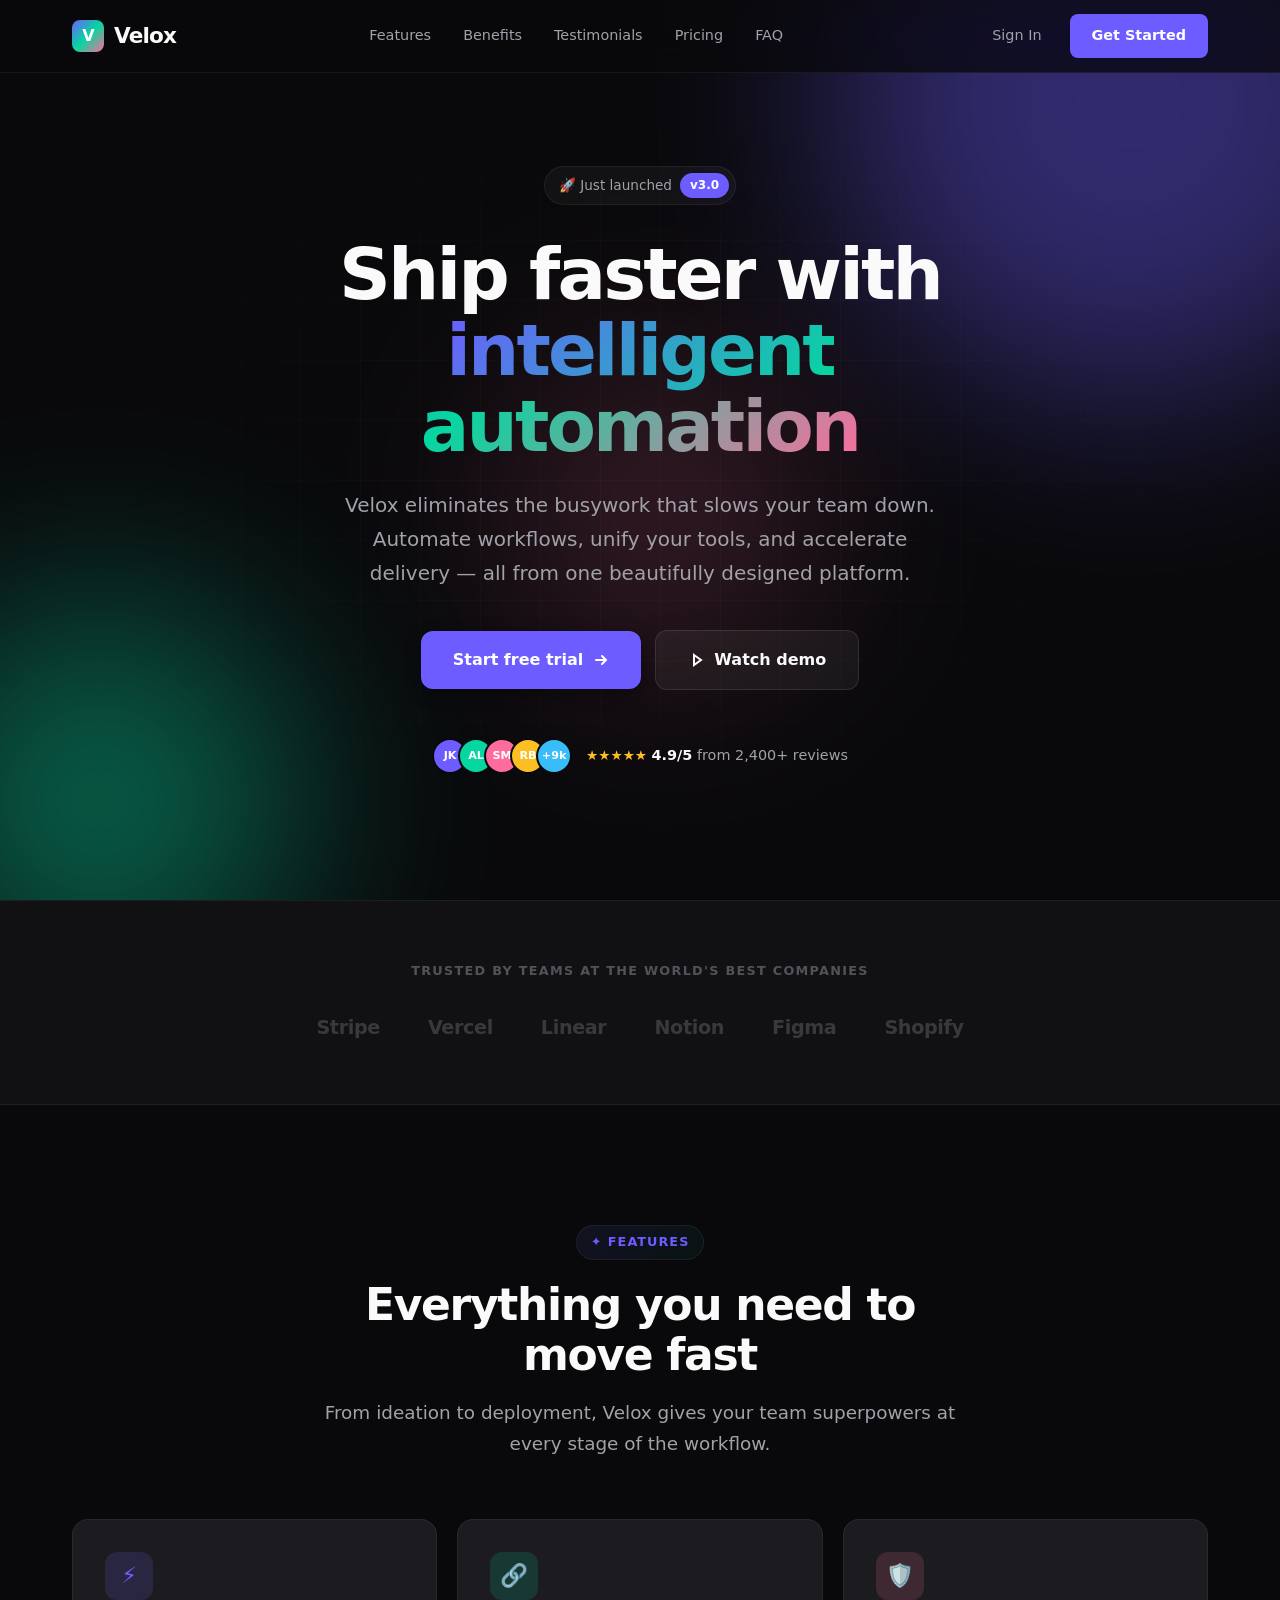
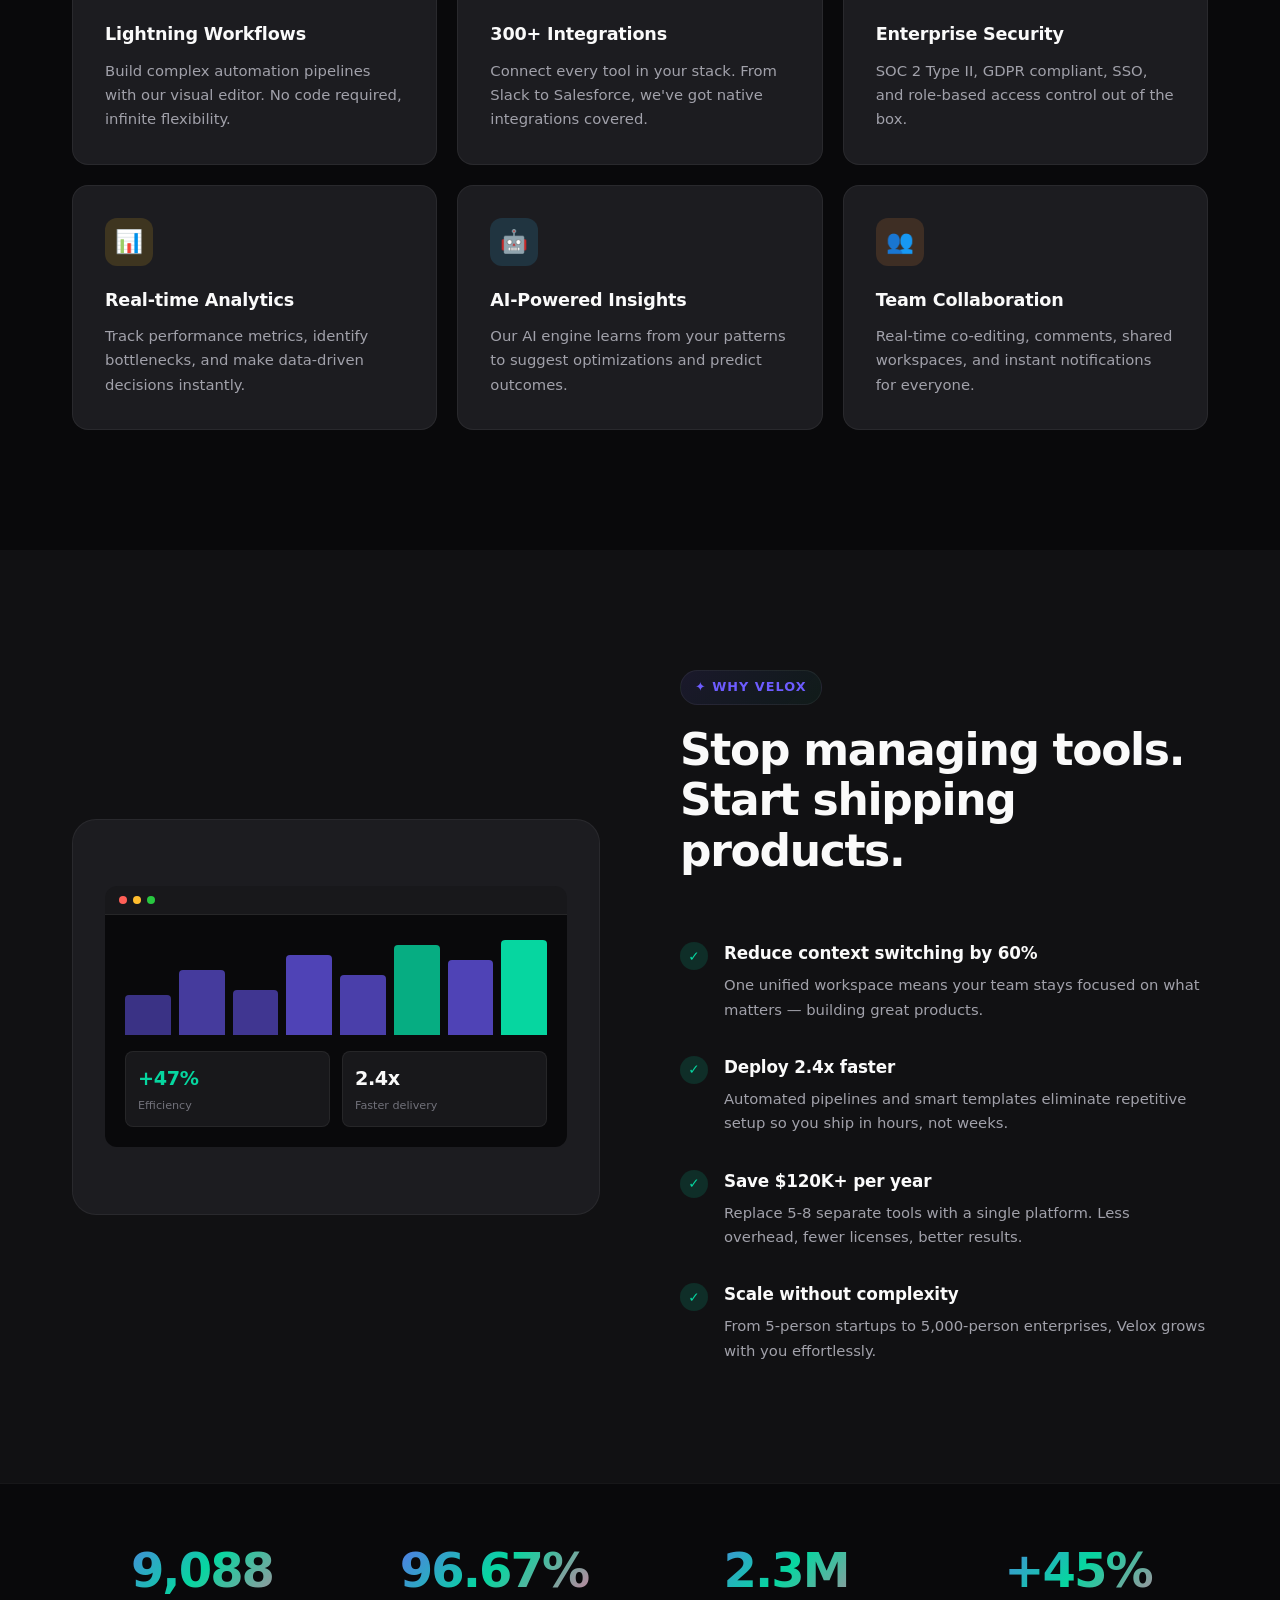
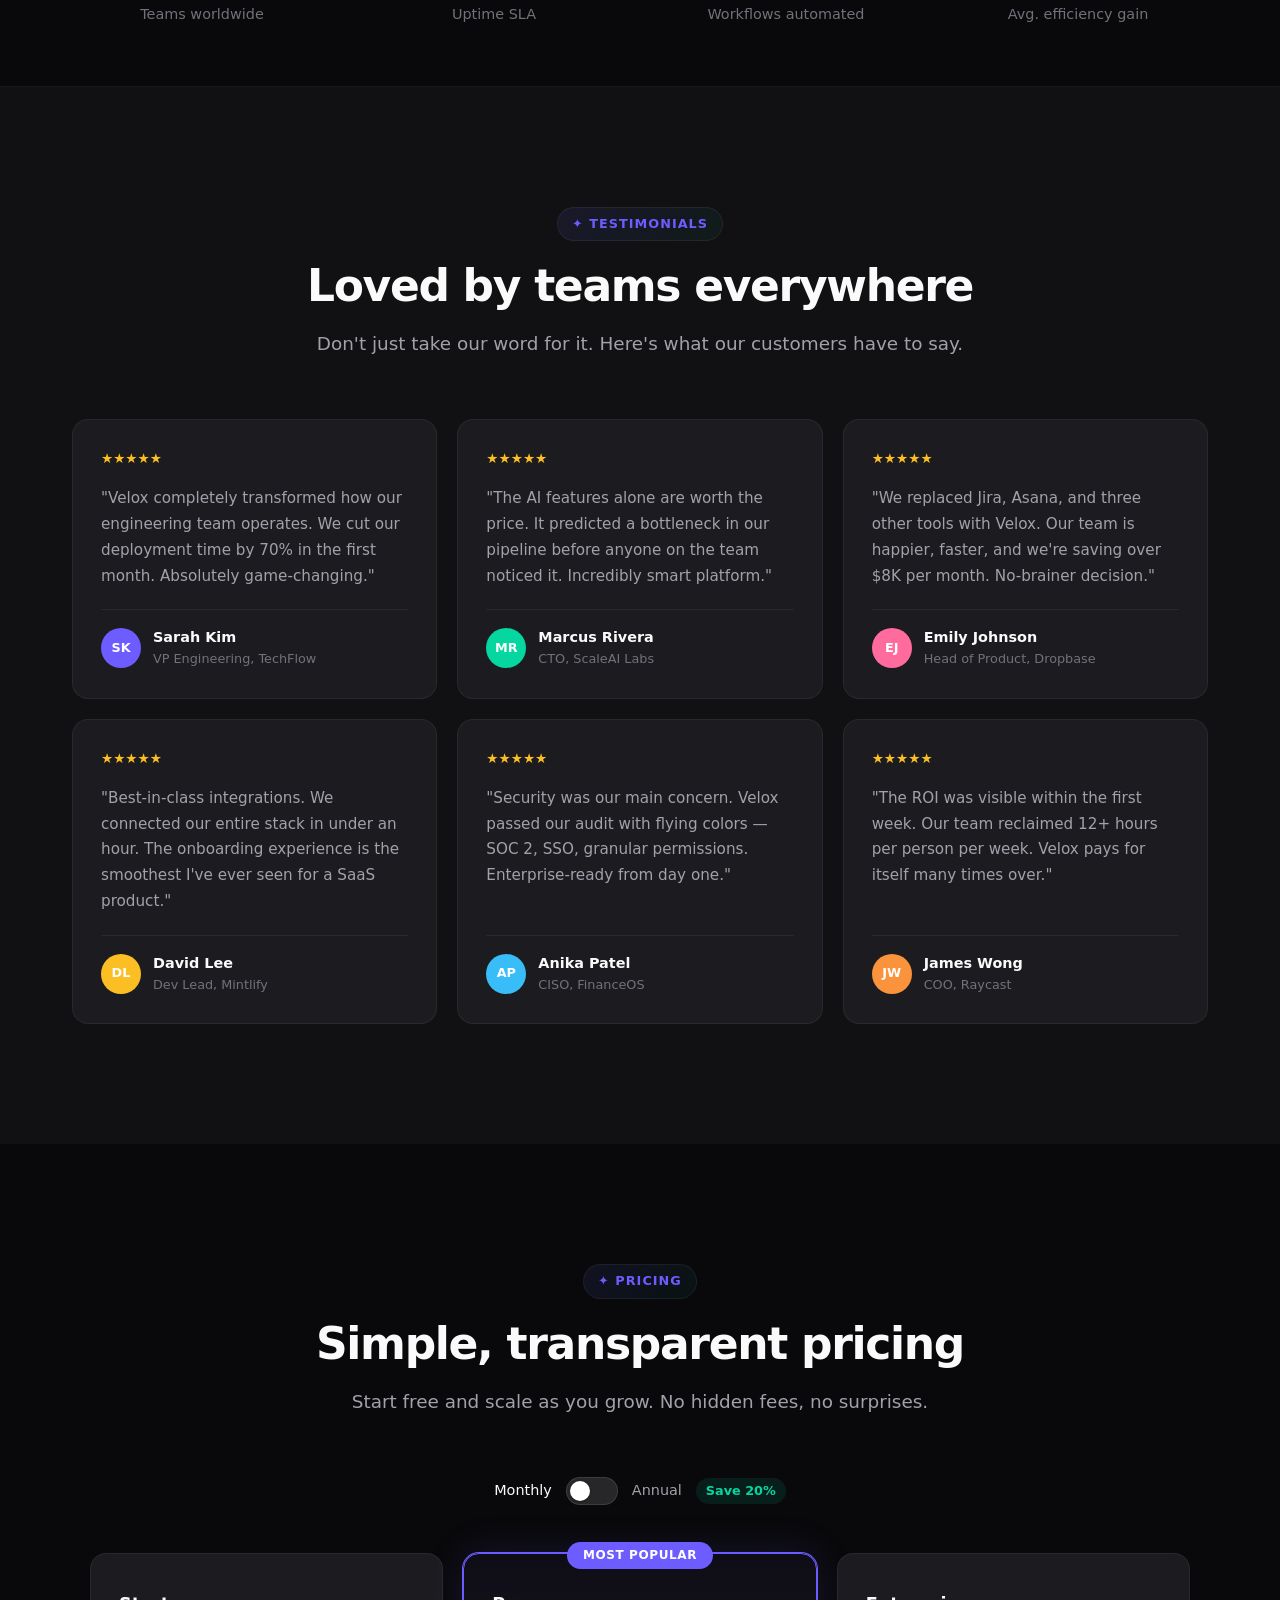
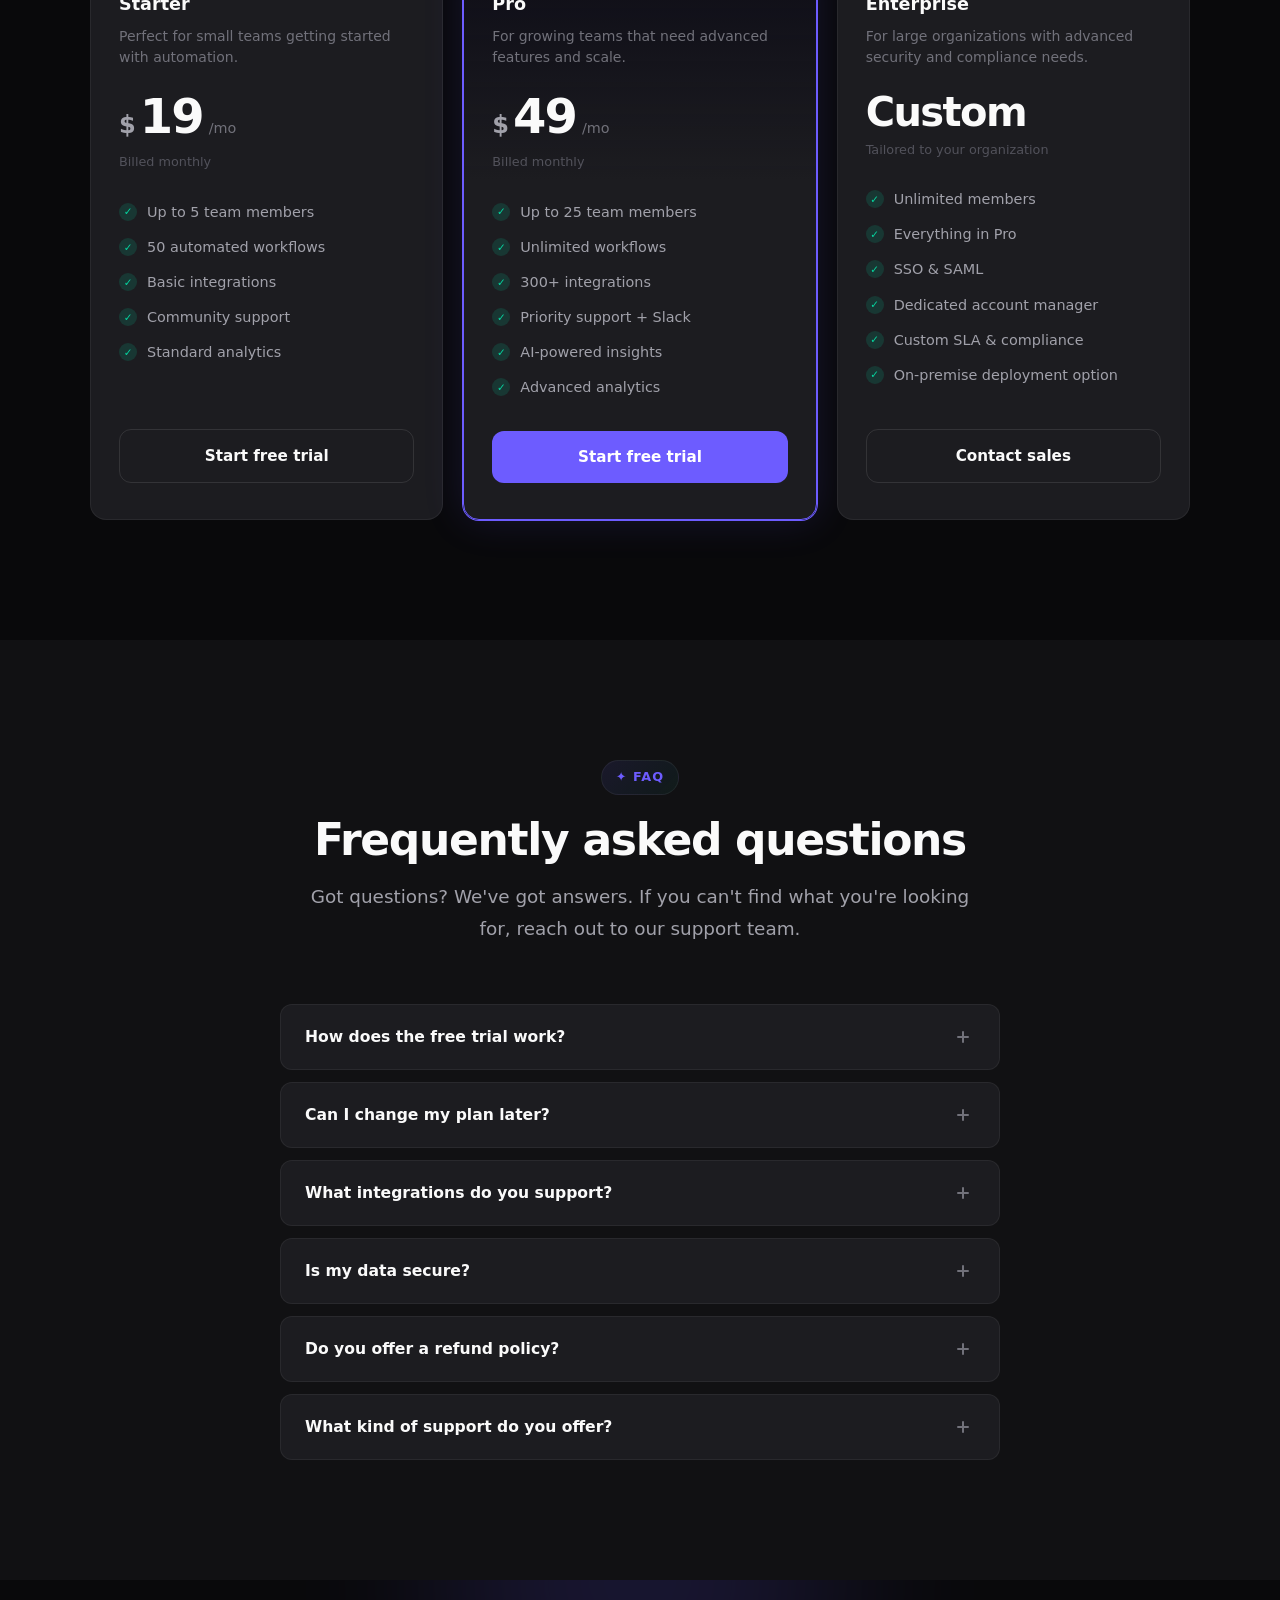
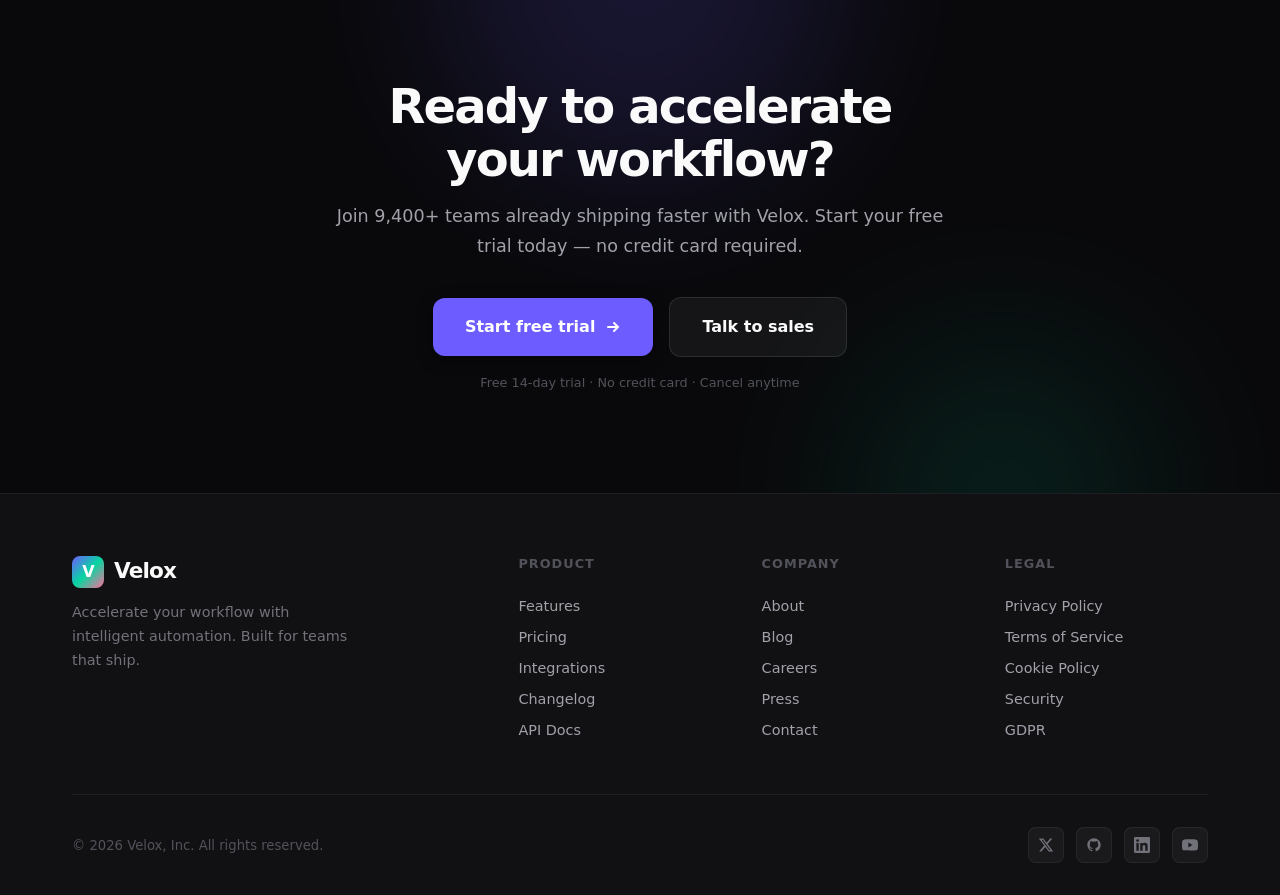
<file: page-1.html>
<!DOCTYPE html>
<html lang="en">
<head>
  <meta charset="UTF-8">
  <meta name="viewport" content="width=device-width, initial-scale=1.0">
  <meta name="description" content="Velox — The intelligent platform that accelerates your workflow, automates repetitive tasks, and scales with your team.">
  <title>Velox — Accelerate Your Workflow</title>
  <style>
    /* ============================================
       VELOX SAAS 2026 — Complete Design System
       Namespace: vlx26
       ============================================ */

    /* --- CSS Variables --- */
    :root {
      --vlx26-bg-primary: #09090b;
      --vlx26-bg-secondary: #111113;
      --vlx26-bg-tertiary: #18181b;
      --vlx26-bg-card: #1c1c20;
      --vlx26-bg-card-hover: #222228;
      --vlx26-bg-elevated: #27272a;
      --vlx26-text-primary: #fafafa;
      --vlx26-text-secondary: #a1a1aa;
      --vlx26-text-tertiary: #71717a;
      --vlx26-text-muted: #52525b;
      --vlx26-accent-primary: #6d5cff;
      --vlx26-accent-primary-hover: #7f70ff;
      --vlx26-accent-primary-glow: rgba(109, 92, 255, 0.25);
      --vlx26-accent-secondary: #06d6a0;
      --vlx26-accent-secondary-glow: rgba(6, 214, 160, 0.2);
      --vlx26-accent-tertiary: #ff6b9d;
      --vlx26-border-subtle: rgba(255, 255, 255, 0.06);
      --vlx26-border-light: rgba(255, 255, 255, 0.1);
      --vlx26-border-medium: rgba(255, 255, 255, 0.15);
      --vlx26-gradient-hero: linear-gradient(135deg, #6d5cff 0%, #06d6a0 50%, #ff6b9d 100%);
      --vlx26-gradient-subtle: linear-gradient(135deg, rgba(109,92,255,0.1) 0%, rgba(6,214,160,0.05) 100%);
      --vlx26-gradient-card: linear-gradient(180deg, rgba(255,255,255,0.03) 0%, transparent 100%);
      --vlx26-shadow-sm: 0 1px 2px rgba(0,0,0,0.3);
      --vlx26-shadow-md: 0 4px 16px rgba(0,0,0,0.4);
      --vlx26-shadow-lg: 0 8px 32px rgba(0,0,0,0.5);
      --vlx26-shadow-glow: 0 0 40px rgba(109,92,255,0.15);
      --vlx26-radius-sm: 8px;
      --vlx26-radius-md: 12px;
      --vlx26-radius-lg: 16px;
      --vlx26-radius-xl: 24px;
      --vlx26-radius-full: 9999px;
      --vlx26-font-sans: 'Inter', -apple-system, BlinkMacSystemFont, 'Segoe UI', system-ui, sans-serif;
      --vlx26-font-mono: 'JetBrains Mono', 'Fira Code', 'Cascadia Code', monospace;
      --vlx26-transition-fast: 150ms cubic-bezier(0.4, 0, 0.2, 1);
      --vlx26-transition-base: 250ms cubic-bezier(0.4, 0, 0.2, 1);
      --vlx26-transition-slow: 400ms cubic-bezier(0.4, 0, 0.2, 1);
      --vlx26-transition-spring: 500ms cubic-bezier(0.34, 1.56, 0.64, 1);
    }

    /* --- Reset & Base --- */
    *, *::before, *::after {
      margin: 0;
      padding: 0;
      box-sizing: border-box;
    }

    html {
      scroll-behavior: smooth;
      -webkit-text-size-adjust: 100%;
      scroll-padding-top: 80px;
    }

    body {
      font-family: var(--vlx26-font-sans);
      background-color: var(--vlx26-bg-primary);
      color: var(--vlx26-text-primary);
      line-height: 1.6;
      -webkit-font-smoothing: antialiased;
      -moz-osx-font-smoothing: grayscale;
      overflow-x: hidden;
    }

    img, svg {
      display: block;
      max-width: 100%;
    }

    a {
      color: inherit;
      text-decoration: none;
    }

    button {
      font-family: inherit;
      cursor: pointer;
      border: none;
      background: none;
    }

    ul, ol {
      list-style: none;
    }

    /* --- Focus Styles (Accessibility) --- */
    :focus-visible {
      outline: 2px solid var(--vlx26-accent-primary);
      outline-offset: 3px;
      border-radius: 4px;
    }

    /* --- Utility: Container --- */
    .vlx26-container {
      width: 100%;
      max-width: 1200px;
      margin: 0 auto;
      padding: 0 20px;
    }

    @media (min-width: 768px) {
      .vlx26-container {
        padding: 0 32px;
      }
    }

    /* --- Utility: Section Spacing --- */
    .vlx26-section {
      padding: 80px 0;
      position: relative;
    }

    @media (min-width: 768px) {
      .vlx26-section {
        padding: 120px 0;
      }
    }

    /* --- Utility: Section Header --- */
    .vlx26-section-header {
      text-align: center;
      max-width: 680px;
      margin: 0 auto 60px;
    }

    .vlx26-section-badge {
      display: inline-flex;
      align-items: center;
      gap: 6px;
      padding: 6px 14px;
      border-radius: var(--vlx26-radius-full);
      background: var(--vlx26-gradient-subtle);
      border: 1px solid var(--vlx26-border-subtle);
      font-size: 0.8rem;
      font-weight: 600;
      color: var(--vlx26-accent-primary);
      text-transform: uppercase;
      letter-spacing: 0.08em;
      margin-bottom: 20px;
    }

    .vlx26-section-title {
      font-size: clamp(1.75rem, 4vw, 2.75rem);
      font-weight: 800;
      line-height: 1.15;
      letter-spacing: -0.03em;
      margin-bottom: 16px;
      color: var(--vlx26-text-primary);
    }

    .vlx26-section-subtitle {
      font-size: clamp(1rem, 2vw, 1.15rem);
      color: var(--vlx26-text-secondary);
      line-height: 1.7;
    }

    /* --- Animate on scroll --- */
    .vlx26-animate {
      opacity: 0;
      transform: translateY(30px);
      transition: opacity 0.7s cubic-bezier(0.4, 0, 0.2, 1), transform 0.7s cubic-bezier(0.4, 0, 0.2, 1);
    }

    .vlx26-animate.vlx26-visible {
      opacity: 1;
      transform: translateY(0);
    }

    .vlx26-animate-delay-1 { transition-delay: 100ms; }
    .vlx26-animate-delay-2 { transition-delay: 200ms; }
    .vlx26-animate-delay-3 { transition-delay: 300ms; }
    .vlx26-animate-delay-4 { transition-delay: 400ms; }
    .vlx26-animate-delay-5 { transition-delay: 500ms; }
    .vlx26-animate-delay-6 { transition-delay: 600ms; }

    /* ============================================
       NAVBAR — vlx26-nav
       ============================================ */
    .vlx26-nav {
      position: fixed;
      top: 0;
      left: 0;
      right: 0;
      z-index: 1000;
      background: rgba(9, 9, 11, 0.8);
      backdrop-filter: blur(20px) saturate(180%);
      -webkit-backdrop-filter: blur(20px) saturate(180%);
      border-bottom: 1px solid var(--vlx26-border-subtle);
      transition: background var(--vlx26-transition-base), box-shadow var(--vlx26-transition-base);
    }

    .vlx26-nav.vlx26-nav-scrolled {
      background: rgba(9, 9, 11, 0.95);
      box-shadow: var(--vlx26-shadow-md);
    }

    .vlx26-nav-inner {
      display: flex;
      align-items: center;
      justify-content: space-between;
      height: 72px;
    }

    .vlx26-nav-logo {
      display: flex;
      align-items: center;
      gap: 10px;
      font-size: 1.35rem;
      font-weight: 800;
      letter-spacing: -0.04em;
    }

    .vlx26-nav-logo-icon {
      width: 32px;
      height: 32px;
      border-radius: var(--vlx26-radius-sm);
      background: var(--vlx26-gradient-hero);
      display: flex;
      align-items: center;
      justify-content: center;
      font-size: 1rem;
      font-weight: 900;
      color: white;
    }

    .vlx26-nav-links {
      display: none;
      align-items: center;
      gap: 32px;
    }

    @media (min-width: 768px) {
      .vlx26-nav-links {
        display: flex;
      }
    }

    .vlx26-nav-link {
      font-size: 0.9rem;
      font-weight: 500;
      color: var(--vlx26-text-secondary);
      transition: color var(--vlx26-transition-fast);
      position: relative;
    }

    .vlx26-nav-link::after {
      content: '';
      position: absolute;
      bottom: -4px;
      left: 0;
      width: 0;
      height: 2px;
      background: var(--vlx26-accent-primary);
      border-radius: 1px;
      transition: width var(--vlx26-transition-base);
    }

    .vlx26-nav-link:hover,
    .vlx26-nav-link:focus-visible {
      color: var(--vlx26-text-primary);
    }

    .vlx26-nav-link:hover::after {
      width: 100%;
    }

    .vlx26-nav-actions {
      display: flex;
      align-items: center;
      gap: 12px;
    }

    .vlx26-btn-ghost {
      display: none;
      padding: 8px 16px;
      font-size: 0.9rem;
      font-weight: 500;
      color: var(--vlx26-text-secondary);
      border-radius: var(--vlx26-radius-sm);
      transition: color var(--vlx26-transition-fast), background var(--vlx26-transition-fast);
    }

    @media (min-width: 768px) {
      .vlx26-btn-ghost {
        display: inline-flex;
      }
    }

    .vlx26-btn-ghost:hover {
      color: var(--vlx26-text-primary);
      background: rgba(255,255,255,0.05);
    }

    .vlx26-btn-primary {
      display: inline-flex;
      align-items: center;
      gap: 8px;
      padding: 10px 22px;
      font-size: 0.9rem;
      font-weight: 600;
      color: white;
      background: var(--vlx26-accent-primary);
      border-radius: var(--vlx26-radius-sm);
      transition: background var(--vlx26-transition-fast), transform var(--vlx26-transition-fast), box-shadow var(--vlx26-transition-fast);
      box-shadow: 0 0 0 0 var(--vlx26-accent-primary-glow);
    }

    .vlx26-btn-primary:hover {
      background: var(--vlx26-accent-primary-hover);
      transform: translateY(-1px);
      box-shadow: 0 4px 20px var(--vlx26-accent-primary-glow);
    }

    .vlx26-btn-primary:active {
      transform: translateY(0);
    }

    .vlx26-nav-mobile-toggle {
      display: flex;
      align-items: center;
      justify-content: center;
      width: 40px;
      height: 40px;
      color: var(--vlx26-text-secondary);
      border-radius: var(--vlx26-radius-sm);
      transition: color var(--vlx26-transition-fast), background var(--vlx26-transition-fast);
    }

    .vlx26-nav-mobile-toggle:hover {
      color: var(--vlx26-text-primary);
      background: rgba(255,255,255,0.05);
    }

    @media (min-width: 768px) {
      .vlx26-nav-mobile-toggle {
        display: none;
      }
    }

    .vlx26-nav-mobile-toggle svg {
      width: 24px;
      height: 24px;
    }

    /* Mobile Menu */
    .vlx26-mobile-menu {
      display: none;
      position: fixed;
      top: 72px;
      left: 0;
      right: 0;
      bottom: 0;
      background: rgba(9, 9, 11, 0.98);
      backdrop-filter: blur(20px);
      -webkit-backdrop-filter: blur(20px);
      z-index: 999;
      padding: 32px 20px;
      flex-direction: column;
      gap: 8px;
      animation: vlx26-slide-down 0.3s ease;
    }

    .vlx26-mobile-menu.vlx26-mobile-open {
      display: flex;
    }

    @keyframes vlx26-slide-down {
      from { opacity: 0; transform: translateY(-10px); }
      to { opacity: 1; transform: translateY(0); }
    }

    .vlx26-mobile-link {
      display: block;
      padding: 16px 0;
      font-size: 1.1rem;
      font-weight: 500;
      color: var(--vlx26-text-secondary);
      border-bottom: 1px solid var(--vlx26-border-subtle);
      transition: color var(--vlx26-transition-fast);
    }

    .vlx26-mobile-link:hover {
      color: var(--vlx26-text-primary);
    }

    .vlx26-mobile-cta {
      margin-top: 24px;
      padding: 14px;
      text-align: center;
      font-size: 1rem;
      font-weight: 600;
      color: white;
      background: var(--vlx26-accent-primary);
      border-radius: var(--vlx26-radius-md);
    }

    /* ============================================
       HERO — vlx26-hero
       ============================================ */
    .vlx26-hero {
      position: relative;
      min-height: 100vh;
      display: flex;
      align-items: center;
      padding-top: 120px;
      padding-bottom: 80px;
      overflow: hidden;
    }

    .vlx26-hero-bg {
      position: absolute;
      inset: 0;
      z-index: 0;
      overflow: hidden;
    }

    .vlx26-hero-orb {
      position: absolute;
      border-radius: 50%;
      filter: blur(100px);
      opacity: 0.4;
      animation: vlx26-float 20s ease-in-out infinite;
    }

    .vlx26-hero-orb-1 {
      width: 600px;
      height: 600px;
      background: var(--vlx26-accent-primary);
      top: -200px;
      right: -150px;
      animation-delay: 0s;
    }

    .vlx26-hero-orb-2 {
      width: 400px;
      height: 400px;
      background: var(--vlx26-accent-secondary);
      bottom: -100px;
      left: -100px;
      animation-delay: -7s;
    }

    .vlx26-hero-orb-3 {
      width: 300px;
      height: 300px;
      background: var(--vlx26-accent-tertiary);
      top: 40%;
      left: 40%;
      animation-delay: -14s;
      opacity: 0.2;
    }

    @keyframes vlx26-float {
      0%, 100% { transform: translate(0, 0) scale(1); }
      33% { transform: translate(30px, -30px) scale(1.05); }
      66% { transform: translate(-20px, 20px) scale(0.95); }
    }

    .vlx26-hero-grid-overlay {
      position: absolute;
      inset: 0;
      background-image:
        linear-gradient(rgba(255,255,255,0.02) 1px, transparent 1px),
        linear-gradient(90deg, rgba(255,255,255,0.02) 1px, transparent 1px);
      background-size: 60px 60px;
      mask-image: radial-gradient(ellipse at center, black 30%, transparent 70%);
      -webkit-mask-image: radial-gradient(ellipse at center, black 30%, transparent 70%);
    }

    .vlx26-hero-content {
      position: relative;
      z-index: 1;
      text-align: center;
      max-width: 820px;
      margin: 0 auto;
    }

    .vlx26-hero-announcement {
      display: inline-flex;
      align-items: center;
      gap: 8px;
      padding: 6px 6px 6px 14px;
      border-radius: var(--vlx26-radius-full);
      background: rgba(255,255,255,0.04);
      border: 1px solid var(--vlx26-border-subtle);
      font-size: 0.85rem;
      color: var(--vlx26-text-secondary);
      margin-bottom: 32px;
      transition: background var(--vlx26-transition-fast);
    }

    .vlx26-hero-announcement:hover {
      background: rgba(255,255,255,0.07);
    }

    .vlx26-hero-announcement-badge {
      padding: 3px 10px;
      border-radius: var(--vlx26-radius-full);
      background: var(--vlx26-accent-primary);
      color: white;
      font-size: 0.75rem;
      font-weight: 700;
    }

    .vlx26-hero-title {
      font-size: clamp(2.25rem, 6vw, 4.5rem);
      font-weight: 900;
      line-height: 1.05;
      letter-spacing: -0.04em;
      margin-bottom: 24px;
    }

    .vlx26-hero-title-gradient {
      background: var(--vlx26-gradient-hero);
      -webkit-background-clip: text;
      -webkit-text-fill-color: transparent;
      background-clip: text;
    }

    .vlx26-hero-description {
      font-size: clamp(1.05rem, 2vw, 1.25rem);
      color: var(--vlx26-text-secondary);
      line-height: 1.7;
      max-width: 600px;
      margin: 0 auto 40px;
    }

    .vlx26-hero-actions {
      display: flex;
      flex-direction: column;
      align-items: center;
      gap: 14px;
      margin-bottom: 48px;
    }

    @media (min-width: 480px) {
      .vlx26-hero-actions {
        flex-direction: row;
        justify-content: center;
      }
    }

    .vlx26-btn-hero-primary {
      display: inline-flex;
      align-items: center;
      gap: 10px;
      padding: 16px 32px;
      font-size: 1rem;
      font-weight: 700;
      color: white;
      background: var(--vlx26-accent-primary);
      border-radius: var(--vlx26-radius-md);
      transition: all var(--vlx26-transition-base);
      box-shadow: 0 0 0 0 var(--vlx26-accent-primary-glow), var(--vlx26-shadow-md);
      position: relative;
      overflow: hidden;
    }

    .vlx26-btn-hero-primary::before {
      content: '';
      position: absolute;
      inset: 0;
      background: linear-gradient(135deg, rgba(255,255,255,0.15) 0%, transparent 50%);
      opacity: 0;
      transition: opacity var(--vlx26-transition-fast);
    }

    .vlx26-btn-hero-primary:hover {
      background: var(--vlx26-accent-primary-hover);
      transform: translateY(-2px);
      box-shadow: 0 8px 40px var(--vlx26-accent-primary-glow), var(--vlx26-shadow-lg);
    }

    .vlx26-btn-hero-primary:hover::before {
      opacity: 1;
    }

    .vlx26-btn-hero-secondary {
      display: inline-flex;
      align-items: center;
      gap: 10px;
      padding: 16px 32px;
      font-size: 1rem;
      font-weight: 600;
      color: var(--vlx26-text-primary);
      background: rgba(255,255,255,0.05);
      border: 1px solid var(--vlx26-border-light);
      border-radius: var(--vlx26-radius-md);
      transition: all var(--vlx26-transition-base);
    }

    .vlx26-btn-hero-secondary:hover {
      background: rgba(255,255,255,0.1);
      border-color: var(--vlx26-border-medium);
      transform: translateY(-2px);
    }

    .vlx26-hero-social-proof {
      display: flex;
      flex-direction: column;
      align-items: center;
      gap: 14px;
    }

    @media (min-width: 480px) {
      .vlx26-hero-social-proof {
        flex-direction: row;
        justify-content: center;
      }
    }

    .vlx26-hero-avatars {
      display: flex;
      align-items: center;
    }

    .vlx26-hero-avatar {
      width: 36px;
      height: 36px;
      border-radius: 50%;
      border: 2px solid var(--vlx26-bg-primary);
      margin-left: -10px;
      display: flex;
      align-items: center;
      justify-content: center;
      font-size: 0.7rem;
      font-weight: 700;
      color: white;
    }

    .vlx26-hero-avatar:first-child {
      margin-left: 0;
    }

    .vlx26-hero-avatar-1 { background: #6d5cff; }
    .vlx26-hero-avatar-2 { background: #06d6a0; }
    .vlx26-hero-avatar-3 { background: #ff6b9d; }
    .vlx26-hero-avatar-4 { background: #fbbf24; }
    .vlx26-hero-avatar-5 { background: #38bdf8; }

    .vlx26-hero-proof-text {
      font-size: 0.9rem;
      color: var(--vlx26-text-secondary);
    }

    .vlx26-hero-proof-text strong {
      color: var(--vlx26-text-primary);
    }

    .vlx26-hero-stars {
      display: inline-flex;
      gap: 2px;
      color: #fbbf24;
      font-size: 0.85rem;
    }

    /* ============================================
       LOGO BAR — vlx26-logos
       ============================================ */
    .vlx26-logos {
      padding: 60px 0;
      border-top: 1px solid var(--vlx26-border-subtle);
      border-bottom: 1px solid var(--vlx26-border-subtle);
      background: var(--vlx26-bg-secondary);
    }

    .vlx26-logos-label {
      text-align: center;
      font-size: 0.8rem;
      font-weight: 600;
      text-transform: uppercase;
      letter-spacing: 0.1em;
      color: var(--vlx26-text-muted);
      margin-bottom: 32px;
    }

    .vlx26-logos-grid {
      display: flex;
      flex-wrap: wrap;
      align-items: center;
      justify-content: center;
      gap: 32px 48px;
    }

    .vlx26-logo-item {
      font-size: 1.2rem;
      font-weight: 800;
      color: var(--vlx26-text-muted);
      letter-spacing: -0.02em;
      opacity: 0.6;
      transition: opacity var(--vlx26-transition-fast);
      user-select: none;
    }

    .vlx26-logo-item:hover {
      opacity: 1;
    }

    /* ============================================
       FEATURES — vlx26-features
       ============================================ */
    .vlx26-features {
      background: var(--vlx26-bg-primary);
    }

    .vlx26-features-grid {
      display: grid;
      grid-template-columns: 1fr;
      gap: 20px;
    }

    @media (min-width: 640px) {
      .vlx26-features-grid {
        grid-template-columns: repeat(2, 1fr);
      }
    }

    @media (min-width: 1024px) {
      .vlx26-features-grid {
        grid-template-columns: repeat(3, 1fr);
      }
    }

    .vlx26-feature-card {
      position: relative;
      padding: 32px;
      border-radius: var(--vlx26-radius-lg);
      background: var(--vlx26-bg-card);
      border: 1px solid var(--vlx26-border-subtle);
      transition: all var(--vlx26-transition-base);
      overflow: hidden;
    }

    .vlx26-feature-card::before {
      content: '';
      position: absolute;
      inset: 0;
      background: var(--vlx26-gradient-card);
      opacity: 0;
      transition: opacity var(--vlx26-transition-base);
    }

    .vlx26-feature-card:hover {
      border-color: var(--vlx26-border-light);
      transform: translateY(-4px);
      box-shadow: var(--vlx26-shadow-glow);
    }

    .vlx26-feature-card:hover::before {
      opacity: 1;
    }

    .vlx26-feature-icon {
      position: relative;
      width: 48px;
      height: 48px;
      border-radius: var(--vlx26-radius-md);
      display: flex;
      align-items: center;
      justify-content: center;
      margin-bottom: 20px;
      font-size: 1.4rem;
    }

    .vlx26-feature-icon-purple {
      background: rgba(109, 92, 255, 0.15);
      color: #6d5cff;
    }

    .vlx26-feature-icon-green {
      background: rgba(6, 214, 160, 0.15);
      color: #06d6a0;
    }

    .vlx26-feature-icon-pink {
      background: rgba(255, 107, 157, 0.15);
      color: #ff6b9d;
    }

    .vlx26-feature-icon-yellow {
      background: rgba(251, 191, 36, 0.15);
      color: #fbbf24;
    }

    .vlx26-feature-icon-blue {
      background: rgba(56, 189, 248, 0.15);
      color: #38bdf8;
    }

    .vlx26-feature-icon-orange {
      background: rgba(251, 146, 60, 0.15);
      color: #fb923c;
    }

    .vlx26-feature-title {
      position: relative;
      font-size: 1.1rem;
      font-weight: 700;
      margin-bottom: 10px;
      letter-spacing: -0.01em;
    }

    .vlx26-feature-desc {
      position: relative;
      font-size: 0.925rem;
      color: var(--vlx26-text-secondary);
      line-height: 1.65;
    }

    /* ============================================
       BENEFITS — vlx26-benefits
       ============================================ */
    .vlx26-benefits {
      background: var(--vlx26-bg-secondary);
    }

    .vlx26-benefits-layout {
      display: grid;
      grid-template-columns: 1fr;
      gap: 60px;
      align-items: center;
    }

    @media (min-width: 768px) {
      .vlx26-benefits-layout {
        grid-template-columns: 1fr 1fr;
        gap: 80px;
      }
    }

    .vlx26-benefits-visual {
      position: relative;
      aspect-ratio: 4/3;
      border-radius: var(--vlx26-radius-xl);
      background: var(--vlx26-bg-card);
      border: 1px solid var(--vlx26-border-subtle);
      overflow: hidden;
      display: flex;
      align-items: center;
      justify-content: center;
    }

    .vlx26-benefits-visual-inner {
      padding: 32px;
      width: 100%;
    }

    .vlx26-mock-dashboard {
      width: 100%;
      border-radius: var(--vlx26-radius-md);
      overflow: hidden;
    }

    .vlx26-mock-titlebar {
      display: flex;
      align-items: center;
      gap: 6px;
      padding: 10px 14px;
      background: var(--vlx26-bg-tertiary);
      border-bottom: 1px solid var(--vlx26-border-subtle);
    }

    .vlx26-mock-dot {
      width: 8px;
      height: 8px;
      border-radius: 50%;
    }

    .vlx26-mock-dot-red { background: #ff5f57; }
    .vlx26-mock-dot-yellow { background: #ffbd2e; }
    .vlx26-mock-dot-green { background: #28c840; }

    .vlx26-mock-body {
      padding: 20px;
      background: var(--vlx26-bg-primary);
    }

    .vlx26-mock-chart {
      display: flex;
      align-items: flex-end;
      gap: 8px;
      height: 100px;
      margin-bottom: 16px;
    }

    .vlx26-mock-bar {
      flex: 1;
      border-radius: 4px 4px 0 0;
      transition: height 0.6s cubic-bezier(0.34, 1.56, 0.64, 1);
    }

    .vlx26-mock-stat-row {
      display: flex;
      gap: 12px;
    }

    .vlx26-mock-stat {
      flex: 1;
      padding: 12px;
      border-radius: var(--vlx26-radius-sm);
      background: var(--vlx26-bg-tertiary);
      border: 1px solid var(--vlx26-border-subtle);
    }

    .vlx26-mock-stat-value {
      font-size: 1.2rem;
      font-weight: 800;
      letter-spacing: -0.02em;
      color: var(--vlx26-text-primary);
    }

    .vlx26-mock-stat-label {
      font-size: 0.7rem;
      color: var(--vlx26-text-tertiary);
      margin-top: 2px;
    }

    .vlx26-benefits-content {
      display: flex;
      flex-direction: column;
      gap: 32px;
    }

    .vlx26-benefit-item {
      display: flex;
      gap: 16px;
    }

    .vlx26-benefit-check {
      flex-shrink: 0;
      width: 28px;
      height: 28px;
      border-radius: 50%;
      background: rgba(6, 214, 160, 0.15);
      color: #06d6a0;
      display: flex;
      align-items: center;
      justify-content: center;
      font-size: 0.85rem;
      margin-top: 2px;
    }

    .vlx26-benefit-text h3 {
      font-size: 1.05rem;
      font-weight: 700;
      margin-bottom: 6px;
      letter-spacing: -0.01em;
    }

    .vlx26-benefit-text p {
      font-size: 0.925rem;
      color: var(--vlx26-text-secondary);
      line-height: 1.65;
    }

    /* ============================================
       STATS — vlx26-stats
       ============================================ */
    .vlx26-stats {
      background: var(--vlx26-bg-primary);
      border-top: 1px solid var(--vlx26-border-subtle);
      border-bottom: 1px solid var(--vlx26-border-subtle);
      padding: 60px 0;
    }

    .vlx26-stats-grid {
      display: grid;
      grid-template-columns: repeat(2, 1fr);
      gap: 32px;
    }

    @media (min-width: 768px) {
      .vlx26-stats-grid {
        grid-template-columns: repeat(4, 1fr);
      }
    }

    .vlx26-stat-item {
      text-align: center;
    }

    .vlx26-stat-number {
      font-size: clamp(2rem, 4vw, 3rem);
      font-weight: 900;
      letter-spacing: -0.04em;
      background: var(--vlx26-gradient-hero);
      -webkit-background-clip: text;
      -webkit-text-fill-color: transparent;
      background-clip: text;
      line-height: 1.1;
    }

    .vlx26-stat-label {
      font-size: 0.9rem;
      color: var(--vlx26-text-tertiary);
      margin-top: 6px;
      font-weight: 500;
    }

    /* ============================================
       TESTIMONIALS — vlx26-testimonials
       ============================================ */
    .vlx26-testimonials {
      background: var(--vlx26-bg-secondary);
    }

    .vlx26-testimonials-grid {
      display: grid;
      grid-template-columns: 1fr;
      gap: 20px;
    }

    @media (min-width: 640px) {
      .vlx26-testimonials-grid {
        grid-template-columns: repeat(2, 1fr);
      }
    }

    @media (min-width: 1024px) {
      .vlx26-testimonials-grid {
        grid-template-columns: repeat(3, 1fr);
      }
    }

    .vlx26-testimonial-card {
      padding: 28px;
      border-radius: var(--vlx26-radius-lg);
      background: var(--vlx26-bg-card);
      border: 1px solid var(--vlx26-border-subtle);
      transition: all var(--vlx26-transition-base);
      display: flex;
      flex-direction: column;
    }

    .vlx26-testimonial-card:hover {
      border-color: var(--vlx26-border-light);
      transform: translateY(-2px);
    }

    .vlx26-testimonial-stars {
      display: flex;
      gap: 3px;
      color: #fbbf24;
      font-size: 0.85rem;
      margin-bottom: 16px;
    }

    .vlx26-testimonial-quote {
      font-size: 0.95rem;
      line-height: 1.7;
      color: var(--vlx26-text-secondary);
      flex: 1;
      margin-bottom: 20px;
    }

    .vlx26-testimonial-author {
      display: flex;
      align-items: center;
      gap: 12px;
      padding-top: 16px;
      border-top: 1px solid var(--vlx26-border-subtle);
    }

    .vlx26-testimonial-avatar {
      width: 40px;
      height: 40px;
      border-radius: 50%;
      display: flex;
      align-items: center;
      justify-content: center;
      font-size: 0.8rem;
      font-weight: 700;
      color: white;
      flex-shrink: 0;
    }

    .vlx26-testimonial-name {
      font-size: 0.9rem;
      font-weight: 600;
    }

    .vlx26-testimonial-role {
      font-size: 0.8rem;
      color: var(--vlx26-text-tertiary);
    }

    /* ============================================
       PRICING — vlx26-pricing
       ============================================ */
    .vlx26-pricing {
      background: var(--vlx26-bg-primary);
    }

    .vlx26-pricing-toggle {
      display: flex;
      align-items: center;
      justify-content: center;
      gap: 14px;
      margin-bottom: 48px;
    }

    .vlx26-pricing-toggle-label {
      font-size: 0.9rem;
      font-weight: 500;
      color: var(--vlx26-text-secondary);
    }

    .vlx26-pricing-toggle-label.vlx26-toggle-active {
      color: var(--vlx26-text-primary);
    }

    .vlx26-toggle-switch {
      position: relative;
      width: 52px;
      height: 28px;
      border-radius: var(--vlx26-radius-full);
      background: var(--vlx26-bg-elevated);
      border: 1px solid var(--vlx26-border-light);
      cursor: pointer;
      transition: background var(--vlx26-transition-fast);
    }

    .vlx26-toggle-switch.vlx26-toggle-on {
      background: var(--vlx26-accent-primary);
      border-color: var(--vlx26-accent-primary);
    }

    .vlx26-toggle-knob {
      position: absolute;
      top: 3px;
      left: 3px;
      width: 20px;
      height: 20px;
      border-radius: 50%;
      background: white;
      transition: transform var(--vlx26-transition-spring);
      box-shadow: var(--vlx26-shadow-sm);
    }

    .vlx26-toggle-switch.vlx26-toggle-on .vlx26-toggle-knob {
      transform: translateX(24px);
    }

    .vlx26-pricing-save {
      font-size: 0.8rem;
      font-weight: 600;
      color: var(--vlx26-accent-secondary);
      padding: 3px 10px;
      border-radius: var(--vlx26-radius-full);
      background: rgba(6, 214, 160, 0.1);
    }

    .vlx26-pricing-grid {
      display: grid;
      grid-template-columns: 1fr;
      gap: 20px;
      max-width: 1100px;
      margin: 0 auto;
    }

    @media (min-width: 768px) {
      .vlx26-pricing-grid {
        grid-template-columns: repeat(3, 1fr);
        align-items: stretch;
      }
    }

    .vlx26-pricing-card {
      position: relative;
      padding: 36px 28px;
      border-radius: var(--vlx26-radius-lg);
      background: var(--vlx26-bg-card);
      border: 1px solid var(--vlx26-border-subtle);
      display: flex;
      flex-direction: column;
      transition: all var(--vlx26-transition-base);
    }

    .vlx26-pricing-card:hover {
      transform: translateY(-4px);
    }

    .vlx26-pricing-card-popular {
      border-color: var(--vlx26-accent-primary);
      box-shadow: 0 0 0 1px var(--vlx26-accent-primary), var(--vlx26-shadow-glow);
      background: linear-gradient(180deg, rgba(109,92,255,0.05) 0%, var(--vlx26-bg-card) 40%);
    }

    .vlx26-pricing-popular-badge {
      position: absolute;
      top: -12px;
      left: 50%;
      transform: translateX(-50%);
      padding: 4px 16px;
      border-radius: var(--vlx26-radius-full);
      background: var(--vlx26-accent-primary);
      color: white;
      font-size: 0.75rem;
      font-weight: 700;
      text-transform: uppercase;
      letter-spacing: 0.05em;
      white-space: nowrap;
    }

    .vlx26-pricing-name {
      font-size: 1.1rem;
      font-weight: 700;
      margin-bottom: 8px;
    }

    .vlx26-pricing-desc {
      font-size: 0.875rem;
      color: var(--vlx26-text-tertiary);
      margin-bottom: 24px;
      line-height: 1.5;
    }

    .vlx26-pricing-price {
      display: flex;
      align-items: baseline;
      gap: 4px;
      margin-bottom: 8px;
    }

    .vlx26-pricing-currency {
      font-size: 1.5rem;
      font-weight: 700;
      color: var(--vlx26-text-secondary);
    }

    .vlx26-pricing-amount {
      font-size: 3rem;
      font-weight: 900;
      letter-spacing: -0.04em;
      line-height: 1;
    }

    .vlx26-pricing-period {
      font-size: 0.9rem;
      color: var(--vlx26-text-tertiary);
      margin-left: 2px;
    }

    .vlx26-pricing-billing {
      font-size: 0.8rem;
      color: var(--vlx26-text-muted);
      margin-bottom: 28px;
    }

    .vlx26-pricing-features {
      display: flex;
      flex-direction: column;
      gap: 12px;
      margin-bottom: 32px;
      flex: 1;
    }

    .vlx26-pricing-feature {
      display: flex;
      align-items: flex-start;
      gap: 10px;
      font-size: 0.9rem;
      color: var(--vlx26-text-secondary);
    }

    .vlx26-pricing-feature-check {
      flex-shrink: 0;
      width: 18px;
      height: 18px;
      border-radius: 50%;
      background: rgba(6, 214, 160, 0.15);
      color: #06d6a0;
      display: flex;
      align-items: center;
      justify-content: center;
      font-size: 0.65rem;
      margin-top: 2px;
    }

    .vlx26-pricing-cta {
      display: block;
      width: 100%;
      padding: 14px;
      text-align: center;
      font-size: 0.95rem;
      font-weight: 600;
      border-radius: var(--vlx26-radius-md);
      transition: all var(--vlx26-transition-base);
    }

    .vlx26-pricing-cta-outline {
      color: var(--vlx26-text-primary);
      background: transparent;
      border: 1px solid var(--vlx26-border-light);
    }

    .vlx26-pricing-cta-outline:hover {
      background: rgba(255,255,255,0.05);
      border-color: var(--vlx26-border-medium);
    }

    .vlx26-pricing-cta-primary {
      color: white;
      background: var(--vlx26-accent-primary);
    }

    .vlx26-pricing-cta-primary:hover {
      background: var(--vlx26-accent-primary-hover);
      box-shadow: 0 4px 20px var(--vlx26-accent-primary-glow);
    }

    /* ============================================
       FAQ — vlx26-faq
       ============================================ */
    .vlx26-faq {
      background: var(--vlx26-bg-secondary);
    }

    .vlx26-faq-list {
      max-width: 720px;
      margin: 0 auto;
      display: flex;
      flex-direction: column;
      gap: 12px;
    }

    .vlx26-faq-item {
      border-radius: var(--vlx26-radius-md);
      background: var(--vlx26-bg-card);
      border: 1px solid var(--vlx26-border-subtle);
      overflow: hidden;
      transition: border-color var(--vlx26-transition-fast);
    }

    .vlx26-faq-item.vlx26-faq-open {
      border-color: var(--vlx26-border-light);
    }

    .vlx26-faq-trigger {
      width: 100%;
      display: flex;
      align-items: center;
      justify-content: space-between;
      padding: 20px 24px;
      font-size: 0.975rem;
      font-weight: 600;
      color: var(--vlx26-text-primary);
      text-align: left;
      transition: color var(--vlx26-transition-fast);
    }

    .vlx26-faq-trigger:hover {
      color: var(--vlx26-accent-primary);
    }

    .vlx26-faq-icon {
      flex-shrink: 0;
      width: 24px;
      height: 24px;
      display: flex;
      align-items: center;
      justify-content: center;
      color: var(--vlx26-text-tertiary);
      transition: transform var(--vlx26-transition-base), color var(--vlx26-transition-fast);
    }

    .vlx26-faq-open .vlx26-faq-icon {
      transform: rotate(45deg);
      color: var(--vlx26-accent-primary);
    }

    .vlx26-faq-content {
      max-height: 0;
      overflow: hidden;
      transition: max-height 0.4s cubic-bezier(0.4, 0, 0.2, 1);
    }

    .vlx26-faq-answer {
      padding: 0 24px 20px;
      font-size: 0.925rem;
      line-height: 1.7;
      color: var(--vlx26-text-secondary);
    }

    /* ============================================
       CTA SECTION — vlx26-cta
       ============================================ */
    .vlx26-cta-section {
      background: var(--vlx26-bg-primary);
      padding: 100px 0;
      position: relative;
      overflow: hidden;
    }

    .vlx26-cta-bg {
      position: absolute;
      inset: 0;
      overflow: hidden;
    }

    .vlx26-cta-orb {
      position: absolute;
      border-radius: 50%;
      filter: blur(80px);
    }

    .vlx26-cta-orb-1 {
      width: 400px;
      height: 400px;
      background: var(--vlx26-accent-primary);
      opacity: 0.15;
      top: -200px;
      left: 50%;
      transform: translateX(-50%);
    }

    .vlx26-cta-orb-2 {
      width: 300px;
      height: 300px;
      background: var(--vlx26-accent-secondary);
      opacity: 0.1;
      bottom: -150px;
      right: 10%;
    }

    .vlx26-cta-content {
      position: relative;
      z-index: 1;
      text-align: center;
      max-width: 640px;
      margin: 0 auto;
    }

    .vlx26-cta-title {
      font-size: clamp(2rem, 4vw, 3rem);
      font-weight: 900;
      letter-spacing: -0.04em;
      line-height: 1.1;
      margin-bottom: 16px;
    }

    .vlx26-cta-subtitle {
      font-size: 1.1rem;
      color: var(--vlx26-text-secondary);
      margin-bottom: 36px;
      line-height: 1.7;
    }

    .vlx26-cta-actions {
      display: flex;
      flex-direction: column;
      align-items: center;
      gap: 16px;
    }

    @media (min-width: 480px) {
      .vlx26-cta-actions {
        flex-direction: row;
        justify-content: center;
      }
    }

    .vlx26-cta-note {
      font-size: 0.8rem;
      color: var(--vlx26-text-muted);
      margin-top: 16px;
    }

    /* ============================================
       FOOTER — vlx26-footer
       ============================================ */
    .vlx26-footer {
      background: var(--vlx26-bg-secondary);
      border-top: 1px solid var(--vlx26-border-subtle);
      padding: 60px 0 32px;
    }

    .vlx26-footer-grid {
      display: grid;
      grid-template-columns: 1fr;
      gap: 40px;
      margin-bottom: 48px;
    }

    @media (min-width: 640px) {
      .vlx26-footer-grid {
        grid-template-columns: 2fr repeat(3, 1fr);
        gap: 40px;
      }
    }

    .vlx26-footer-brand p {
      font-size: 0.9rem;
      color: var(--vlx26-text-tertiary);
      line-height: 1.65;
      margin-top: 12px;
      max-width: 280px;
    }

    .vlx26-footer-column h4 {
      font-size: 0.8rem;
      font-weight: 700;
      text-transform: uppercase;
      letter-spacing: 0.08em;
      color: var(--vlx26-text-muted);
      margin-bottom: 16px;
    }

    .vlx26-footer-column a {
      display: block;
      font-size: 0.9rem;
      color: var(--vlx26-text-secondary);
      padding: 4px 0;
      transition: color var(--vlx26-transition-fast);
    }

    .vlx26-footer-column a:hover {
      color: var(--vlx26-text-primary);
    }

    .vlx26-footer-bottom {
      display: flex;
      flex-direction: column;
      align-items: center;
      gap: 16px;
      padding-top: 32px;
      border-top: 1px solid var(--vlx26-border-subtle);
    }

    @media (min-width: 640px) {
      .vlx26-footer-bottom {
        flex-direction: row;
        justify-content: space-between;
      }
    }

    .vlx26-footer-copy {
      font-size: 0.825rem;
      color: var(--vlx26-text-muted);
    }

    .vlx26-footer-socials {
      display: flex;
      gap: 12px;
    }

    .vlx26-footer-social-link {
      width: 36px;
      height: 36px;
      border-radius: var(--vlx26-radius-sm);
      background: rgba(255,255,255,0.04);
      border: 1px solid var(--vlx26-border-subtle);
      display: flex;
      align-items: center;
      justify-content: center;
      color: var(--vlx26-text-tertiary);
      font-size: 0.9rem;
      transition: all var(--vlx26-transition-fast);
    }

    .vlx26-footer-social-link:hover {
      color: var(--vlx26-text-primary);
      background: rgba(255,255,255,0.08);
      border-color: var(--vlx26-border-light);
    }

    /* --- Screen reader only --- */
    .vlx26-sr-only {
      position: absolute;
      width: 1px;
      height: 1px;
      padding: 0;
      margin: -1px;
      overflow: hidden;
      clip: rect(0,0,0,0);
      white-space: nowrap;
      border-width: 0;
    }

    /* --- Reduced motion --- */
    @media (prefers-reduced-motion: reduce) {
      *, *::before, *::after {
        animation-duration: 0.01ms !important;
        animation-iteration-count: 1 !important;
        transition-duration: 0.01ms !important;
      }
      html {
        scroll-behavior: auto;
      }
      .vlx26-animate {
        opacity: 1;
        transform: none;
      }
    }
  </style>
</head>
<body>

  <!-- ======== NAVIGATION ======== -->
  <nav class="vlx26-nav" id="vlx26-nav" role="navigation" aria-label="Main navigation">
    <div class="vlx26-container vlx26-nav-inner">
      <a href="#" class="vlx26-nav-logo" aria-label="Velox Home">
        <div class="vlx26-nav-logo-icon" aria-hidden="true">V</div>
        <span>Velox</span>
      </a>

      <div class="vlx26-nav-links" role="menubar">
        <a href="#vlx26-features" class="vlx26-nav-link" role="menuitem">Features</a>
        <a href="#vlx26-benefits" class="vlx26-nav-link" role="menuitem">Benefits</a>
        <a href="#vlx26-testimonials" class="vlx26-nav-link" role="menuitem">Testimonials</a>
        <a href="#vlx26-pricing" class="vlx26-nav-link" role="menuitem">Pricing</a>
        <a href="#vlx26-faq" class="vlx26-nav-link" role="menuitem">FAQ</a>
      </div>

      <div class="vlx26-nav-actions">
        <a href="#" class="vlx26-btn-ghost">Sign In</a>
        <a href="#vlx26-pricing" class="vlx26-btn-primary">Get Started</a>
        <button class="vlx26-nav-mobile-toggle" id="vlx26-mobile-btn" aria-expanded="false" aria-controls="vlx26-mobile-menu" aria-label="Toggle mobile menu">
          <svg viewBox="0 0 24 24" fill="none" stroke="currentColor" stroke-width="2" stroke-linecap="round" aria-hidden="true">
            <line x1="3" y1="6" x2="21" y2="6"/>
            <line x1="3" y1="12" x2="21" y2="12"/>
            <line x1="3" y1="18" x2="21" y2="18"/>
          </svg>
        </button>
      </div>
    </div>

    <div class="vlx26-mobile-menu" id="vlx26-mobile-menu" role="menu">
      <a href="#vlx26-features" class="vlx26-mobile-link" role="menuitem">Features</a>
      <a href="#vlx26-benefits" class="vlx26-mobile-link" role="menuitem">Benefits</a>
      <a href="#vlx26-testimonials" class="vlx26-mobile-link" role="menuitem">Testimonials</a>
      <a href="#vlx26-pricing" class="vlx26-mobile-link" role="menuitem">Pricing</a>
      <a href="#vlx26-faq" class="vlx26-mobile-link" role="menuitem">FAQ</a>
      <a href="#vlx26-pricing" class="vlx26-mobile-cta" role="menuitem">Get Started Free</a>
    </div>
  </nav>

  <!-- ======== HERO ======== -->
  <section class="vlx26-hero" aria-label="Hero">
    <div class="vlx26-hero-bg" aria-hidden="true">
      <div class="vlx26-hero-orb vlx26-hero-orb-1"></div>
      <div class="vlx26-hero-orb vlx26-hero-orb-2"></div>
      <div class="vlx26-hero-orb vlx26-hero-orb-3"></div>
      <div class="vlx26-hero-grid-overlay"></div>
    </div>

    <div class="vlx26-container vlx26-hero-content">
      <a href="#" class="vlx26-hero-announcement vlx26-animate">
        <span>🚀 Just launched</span>
        <span class="vlx26-hero-announcement-badge">v3.0</span>
      </a>

      <h1 class="vlx26-hero-title vlx26-animate vlx26-animate-delay-1">
        Ship faster with<br>
        <span class="vlx26-hero-title-gradient">intelligent automation</span>
      </h1>

      <p class="vlx26-hero-description vlx26-animate vlx26-animate-delay-2">
        Velox eliminates the busywork that slows your team down. Automate workflows, unify your tools, and accelerate delivery — all from one beautifully designed platform.
      </p>

      <div class="vlx26-hero-actions vlx26-animate vlx26-animate-delay-3">
        <a href="#vlx26-pricing" class="vlx26-btn-hero-primary">
          Start free trial
          <svg width="16" height="16" viewBox="0 0 16 16" fill="none" stroke="currentColor" stroke-width="2" stroke-linecap="round" aria-hidden="true"><path d="M3 8h10m-4-4 4 4-4 4"/></svg>
        </a>
        <a href="#vlx26-features" class="vlx26-btn-hero-secondary">
          <svg width="16" height="16" viewBox="0 0 16 16" fill="none" stroke="currentColor" stroke-width="2" stroke-linecap="round" aria-hidden="true"><polygon points="6,3 13,8 6,13"/></svg>
          Watch demo
        </a>
      </div>

      <div class="vlx26-hero-social-proof vlx26-animate vlx26-animate-delay-4">
        <div class="vlx26-hero-avatars" aria-hidden="true">
          <div class="vlx26-hero-avatar vlx26-hero-avatar-1">JK</div>
          <div class="vlx26-hero-avatar vlx26-hero-avatar-2">AL</div>
          <div class="vlx26-hero-avatar vlx26-hero-avatar-3">SM</div>
          <div class="vlx26-hero-avatar vlx26-hero-avatar-4">RB</div>
          <div class="vlx26-hero-avatar vlx26-hero-avatar-5">+9k</div>
        </div>
        <p class="vlx26-hero-proof-text">
          <span class="vlx26-hero-stars" aria-label="5 out of 5 stars">★★★★★</span>
          <strong>4.9/5</strong> from 2,400+ reviews
        </p>
      </div>
    </div>
  </section>

  <!-- ======== LOGO BAR ======== -->
  <section class="vlx26-logos vlx26-animate" aria-label="Trusted by leading companies">
    <div class="vlx26-container">
      <p class="vlx26-logos-label">Trusted by teams at the world's best companies</p>
      <div class="vlx26-logos-grid">
        <span class="vlx26-logo-item">Stripe</span>
        <span class="vlx26-logo-item">Vercel</span>
        <span class="vlx26-logo-item">Linear</span>
        <span class="vlx26-logo-item">Notion</span>
        <span class="vlx26-logo-item">Figma</span>
        <span class="vlx26-logo-item">Shopify</span>
      </div>
    </div>
  </section>

  <!-- ======== FEATURES ======== -->
  <section class="vlx26-features vlx26-section" id="vlx26-features" aria-label="Features">
    <div class="vlx26-container">
      <div class="vlx26-section-header vlx26-animate">
        <div class="vlx26-section-badge">✦ Features</div>
        <h2 class="vlx26-section-title">Everything you need to move fast</h2>
        <p class="vlx26-section-subtitle">From ideation to deployment, Velox gives your team superpowers at every stage of the workflow.</p>
      </div>

      <div class="vlx26-features-grid">
        <div class="vlx26-feature-card vlx26-animate vlx26-animate-delay-1">
          <div class="vlx26-feature-icon vlx26-feature-icon-purple" aria-hidden="true">⚡</div>
          <h3 class="vlx26-feature-title">Lightning Workflows</h3>
          <p class="vlx26-feature-desc">Build complex automation pipelines with our visual editor. No code required, infinite flexibility.</p>
        </div>

        <div class="vlx26-feature-card vlx26-animate vlx26-animate-delay-2">
          <div class="vlx26-feature-icon vlx26-feature-icon-green" aria-hidden="true">🔗</div>
          <h3 class="vlx26-feature-title">300+ Integrations</h3>
          <p class="vlx26-feature-desc">Connect every tool in your stack. From Slack to Salesforce, we've got native integrations covered.</p>
        </div>

        <div class="vlx26-feature-card vlx26-animate vlx26-animate-delay-3">
          <div class="vlx26-feature-icon vlx26-feature-icon-pink" aria-hidden="true">🛡️</div>
          <h3 class="vlx26-feature-title">Enterprise Security</h3>
          <p class="vlx26-feature-desc">SOC 2 Type II, GDPR compliant, SSO, and role-based access control out of the box.</p>
        </div>

        <div class="vlx26-feature-card vlx26-animate vlx26-animate-delay-4">
          <div class="vlx26-feature-icon vlx26-feature-icon-yellow" aria-hidden="true">📊</div>
          <h3 class="vlx26-feature-title">Real-time Analytics</h3>
          <p class="vlx26-feature-desc">Track performance metrics, identify bottlenecks, and make data-driven decisions instantly.</p>
        </div>

        <div class="vlx26-feature-card vlx26-animate vlx26-animate-delay-5">
          <div class="vlx26-feature-icon vlx26-feature-icon-blue" aria-hidden="true">🤖</div>
          <h3 class="vlx26-feature-title">AI-Powered Insights</h3>
          <p class="vlx26-feature-desc">Our AI engine learns from your patterns to suggest optimizations and predict outcomes.</p>
        </div>

        <div class="vlx26-feature-card vlx26-animate vlx26-animate-delay-6">
          <div class="vlx26-feature-icon vlx26-feature-icon-orange" aria-hidden="true">👥</div>
          <h3 class="vlx26-feature-title">Team Collaboration</h3>
          <p class="vlx26-feature-desc">Real-time co-editing, comments, shared workspaces, and instant notifications for everyone.</p>
        </div>
      </div>
    </div>
  </section>

  <!-- ======== BENEFITS ======== -->
  <section class="vlx26-benefits vlx26-section" id="vlx26-benefits" aria-label="Benefits">
    <div class="vlx26-container">
      <div class="vlx26-benefits-layout">
        <div class="vlx26-benefits-visual vlx26-animate">
          <div class="vlx26-benefits-visual-inner">
            <div class="vlx26-mock-dashboard">
              <div class="vlx26-mock-titlebar" aria-hidden="true">
                <div class="vlx26-mock-dot vlx26-mock-dot-red"></div>
                <div class="vlx26-mock-dot vlx26-mock-dot-yellow"></div>
                <div class="vlx26-mock-dot vlx26-mock-dot-green"></div>
              </div>
              <div class="vlx26-mock-body" aria-hidden="true">
                <div class="vlx26-mock-chart" id="vlx26-mock-chart">
                  <div class="vlx26-mock-bar" style="height: 40%; background: var(--vlx26-accent-primary); opacity: 0.5;"></div>
                  <div class="vlx26-mock-bar" style="height: 65%; background: var(--vlx26-accent-primary); opacity: 0.6;"></div>
                  <div class="vlx26-mock-bar" style="height: 45%; background: var(--vlx26-accent-primary); opacity: 0.55;"></div>
                  <div class="vlx26-mock-bar" style="height: 80%; background: var(--vlx26-accent-primary); opacity: 0.7;"></div>
                  <div class="vlx26-mock-bar" style="height: 60%; background: var(--vlx26-accent-primary); opacity: 0.65;"></div>
                  <div class="vlx26-mock-bar" style="height: 90%; background: var(--vlx26-accent-secondary); opacity: 0.8;"></div>
                  <div class="vlx26-mock-bar" style="height: 75%; background: var(--vlx26-accent-primary); opacity: 0.7;"></div>
                  <div class="vlx26-mock-bar" style="height: 95%; background: var(--vlx26-accent-secondary);"></div>
                </div>
                <div class="vlx26-mock-stat-row">
                  <div class="vlx26-mock-stat">
                    <div class="vlx26-mock-stat-value" style="color: #06d6a0;">+47%</div>
                    <div class="vlx26-mock-stat-label">Efficiency</div>
                  </div>
                  <div class="vlx26-mock-stat">
                    <div class="vlx26-mock-stat-value">2.4x</div>
                    <div class="vlx26-mock-stat-label">Faster delivery</div>
                  </div>
                </div>
              </div>
            </div>
          </div>
        </div>

        <div class="vlx26-benefits-content">
          <div class="vlx26-section-header" style="text-align: left; margin: 0 0 16px;">
            <div class="vlx26-section-badge">✦ Why Velox</div>
            <h2 class="vlx26-section-title">Stop managing tools.<br>Start shipping products.</h2>
          </div>

          <div class="vlx26-benefit-item vlx26-animate vlx26-animate-delay-1">
            <div class="vlx26-benefit-check" aria-hidden="true">✓</div>
            <div class="vlx26-benefit-text">
              <h3>Reduce context switching by 60%</h3>
              <p>One unified workspace means your team stays focused on what matters — building great products.</p>
            </div>
          </div>

          <div class="vlx26-benefit-item vlx26-animate vlx26-animate-delay-2">
            <div class="vlx26-benefit-check" aria-hidden="true">✓</div>
            <div class="vlx26-benefit-text">
              <h3>Deploy 2.4x faster</h3>
              <p>Automated pipelines and smart templates eliminate repetitive setup so you ship in hours, not weeks.</p>
            </div>
          </div>

          <div class="vlx26-benefit-item vlx26-animate vlx26-animate-delay-3">
            <div class="vlx26-benefit-check" aria-hidden="true">✓</div>
            <div class="vlx26-benefit-text">
              <h3>Save $120K+ per year</h3>
              <p>Replace 5-8 separate tools with a single platform. Less overhead, fewer licenses, better results.</p>
            </div>
          </div>

          <div class="vlx26-benefit-item vlx26-animate vlx26-animate-delay-4">
            <div class="vlx26-benefit-check" aria-hidden="true">✓</div>
            <div class="vlx26-benefit-text">
              <h3>Scale without complexity</h3>
              <p>From 5-person startups to 5,000-person enterprises, Velox grows with you effortlessly.</p>
            </div>
          </div>
        </div>
      </div>
    </div>
  </section>

  <!-- ======== STATS ======== -->
  <section class="vlx26-stats vlx26-animate" aria-label="Statistics">
    <div class="vlx26-container">
      <div class="vlx26-stats-grid">
        <div class="vlx26-stat-item">
          <div class="vlx26-stat-number" data-vlx26-count="9400">0</div>
          <div class="vlx26-stat-label">Teams worldwide</div>
        </div>
        <div class="vlx26-stat-item">
          <div class="vlx26-stat-number" data-vlx26-count="99.99" data-vlx26-suffix="%" data-vlx26-decimal="2">0</div>
          <div class="vlx26-stat-label">Uptime SLA</div>
        </div>
        <div class="vlx26-stat-item">
          <div class="vlx26-stat-number" data-vlx26-count="2400000" data-vlx26-display="2.4M">0</div>
          <div class="vlx26-stat-label">Workflows automated</div>
        </div>
        <div class="vlx26-stat-item">
          <div class="vlx26-stat-number" data-vlx26-count="47" data-vlx26-suffix="%" data-vlx26-prefix="+">0</div>
          <div class="vlx26-stat-label">Avg. efficiency gain</div>
        </div>
      </div>
    </div>
  </section>

  <!-- ======== TESTIMONIALS ======== -->
  <section class="vlx26-testimonials vlx26-section" id="vlx26-testimonials" aria-label="Testimonials">
    <div class="vlx26-container">
      <div class="vlx26-section-header vlx26-animate">
        <div class="vlx26-section-badge">✦ Testimonials</div>
        <h2 class="vlx26-section-title">Loved by teams everywhere</h2>
        <p class="vlx26-section-subtitle">Don't just take our word for it. Here's what our customers have to say.</p>
      </div>

      <div class="vlx26-testimonials-grid">
        <div class="vlx26-testimonial-card vlx26-animate vlx26-animate-delay-1">
          <div class="vlx26-testimonial-stars" aria-label="5 stars">★★★★★</div>
          <blockquote class="vlx26-testimonial-quote">
            "Velox completely transformed how our engineering team operates. We cut our deployment time by 70% in the first month. Absolutely game-changing."
          </blockquote>
          <div class="vlx26-testimonial-author">
            <div class="vlx26-testimonial-avatar" style="background: #6d5cff;" aria-hidden="true">SK</div>
            <div>
              <div class="vlx26-testimonial-name">Sarah Kim</div>
              <div class="vlx26-testimonial-role">VP Engineering, TechFlow</div>
            </div>
          </div>
        </div>

        <div class="vlx26-testimonial-card vlx26-animate vlx26-animate-delay-2">
          <div class="vlx26-testimonial-stars" aria-label="5 stars">★★★★★</div>
          <blockquote class="vlx26-testimonial-quote">
            "The AI features alone are worth the price. It predicted a bottleneck in our pipeline before anyone on the team noticed it. Incredibly smart platform."
          </blockquote>
          <div class="vlx26-testimonial-author">
            <div class="vlx26-testimonial-avatar" style="background: #06d6a0;" aria-hidden="true">MR</div>
            <div>
              <div class="vlx26-testimonial-name">Marcus Rivera</div>
              <div class="vlx26-testimonial-role">CTO, ScaleAI Labs</div>
            </div>
          </div>
        </div>

        <div class="vlx26-testimonial-card vlx26-animate vlx26-animate-delay-3">
          <div class="vlx26-testimonial-stars" aria-label="5 stars">★★★★★</div>
          <blockquote class="vlx26-testimonial-quote">
            "We replaced Jira, Asana, and three other tools with Velox. Our team is happier, faster, and we're saving over $8K per month. No-brainer decision."
          </blockquote>
          <div class="vlx26-testimonial-author">
            <div class="vlx26-testimonial-avatar" style="background: #ff6b9d;" aria-hidden="true">EJ</div>
            <div>
              <div class="vlx26-testimonial-name">Emily Johnson</div>
              <div class="vlx26-testimonial-role">Head of Product, Dropbase</div>
            </div>
          </div>
        </div>

        <div class="vlx26-testimonial-card vlx26-animate vlx26-animate-delay-4">
          <div class="vlx26-testimonial-stars" aria-label="5 stars">★★★★★</div>
          <blockquote class="vlx26-testimonial-quote">
            "Best-in-class integrations. We connected our entire stack in under an hour. The onboarding experience is the smoothest I've ever seen for a SaaS product."
          </blockquote>
          <div class="vlx26-testimonial-author">
            <div class="vlx26-testimonial-avatar" style="background: #fbbf24;" aria-hidden="true">DL</div>
            <div>
              <div class="vlx26-testimonial-name">David Lee</div>
              <div class="vlx26-testimonial-role">Dev Lead, Mintlify</div>
            </div>
          </div>
        </div>

        <div class="vlx26-testimonial-card vlx26-animate vlx26-animate-delay-5">
          <div class="vlx26-testimonial-stars" aria-label="5 stars">★★★★★</div>
          <blockquote class="vlx26-testimonial-quote">
            "Security was our main concern. Velox passed our audit with flying colors — SOC 2, SSO, granular permissions. Enterprise-ready from day one."
          </blockquote>
          <div class="vlx26-testimonial-author">
            <div class="vlx26-testimonial-avatar" style="background: #38bdf8;" aria-hidden="true">AP</div>
            <div>
              <div class="vlx26-testimonial-name">Anika Patel</div>
              <div class="vlx26-testimonial-role">CISO, FinanceOS</div>
            </div>
          </div>
        </div>

        <div class="vlx26-testimonial-card vlx26-animate vlx26-animate-delay-6">
          <div class="vlx26-testimonial-stars" aria-label="5 stars">★★★★★</div>
          <blockquote class="vlx26-testimonial-quote">
            "The ROI was visible within the first week. Our team reclaimed 12+ hours per person per week. Velox pays for itself many times over."
          </blockquote>
          <div class="vlx26-testimonial-author">
            <div class="vlx26-testimonial-avatar" style="background: #fb923c;" aria-hidden="true">JW</div>
            <div>
              <div class="vlx26-testimonial-name">James Wong</div>
              <div class="vlx26-testimonial-role">COO, Raycast</div>
            </div>
          </div>
        </div>
      </div>
    </div>
  </section>

  <!-- ======== PRICING ======== -->
  <section class="vlx26-pricing vlx26-section" id="vlx26-pricing" aria-label="Pricing">
    <div class="vlx26-container">
      <div class="vlx26-section-header vlx26-animate">
        <div class="vlx26-section-badge">✦ Pricing</div>
        <h2 class="vlx26-section-title">Simple, transparent pricing</h2>
        <p class="vlx26-section-subtitle">Start free and scale as you grow. No hidden fees, no surprises.</p>
      </div>

      <div class="vlx26-pricing-toggle vlx26-animate">
        <span class="vlx26-pricing-toggle-label vlx26-toggle-active" id="vlx26-label-monthly">Monthly</span>
        <button class="vlx26-toggle-switch" id="vlx26-billing-toggle" role="switch" aria-checked="false" aria-label="Toggle annual billing">
          <div class="vlx26-toggle-knob"></div>
        </button>
        <span class="vlx26-pricing-toggle-label" id="vlx26-label-annual">Annual</span>
        <span class="vlx26-pricing-save">Save 20%</span>
      </div>

      <div class="vlx26-pricing-grid">
        <!-- Starter -->
        <div class="vlx26-pricing-card vlx26-animate vlx26-animate-delay-1">
          <div class="vlx26-pricing-name">Starter</div>
          <div class="vlx26-pricing-desc">Perfect for small teams getting started with automation.</div>
          <div class="vlx26-pricing-price">
            <span class="vlx26-pricing-currency">$</span>
            <span class="vlx26-pricing-amount" data-vlx26-monthly="19" data-vlx26-annual="15">19</span>
            <span class="vlx26-pricing-period">/mo</span>
          </div>
          <div class="vlx26-pricing-billing" data-vlx26-billing-monthly="Billed monthly" data-vlx26-billing-annual="Billed annually ($180/yr)">Billed monthly</div>
          <div class="vlx26-pricing-features">
            <div class="vlx26-pricing-feature">
              <div class="vlx26-pricing-feature-check" aria-hidden="true">✓</div>
              <span>Up to 5 team members</span>
            </div>
            <div class="vlx26-pricing-feature">
              <div class="vlx26-pricing-feature-check" aria-hidden="true">✓</div>
              <span>50 automated workflows</span>
            </div>
            <div class="vlx26-pricing-feature">
              <div class="vlx26-pricing-feature-check" aria-hidden="true">✓</div>
              <span>Basic integrations</span>
            </div>
            <div class="vlx26-pricing-feature">
              <div class="vlx26-pricing-feature-check" aria-hidden="true">✓</div>
              <span>Community support</span>
            </div>
            <div class="vlx26-pricing-feature">
              <div class="vlx26-pricing-feature-check" aria-hidden="true">✓</div>
              <span>Standard analytics</span>
            </div>
          </div>
          <a href="#" class="vlx26-pricing-cta vlx26-pricing-cta-outline">Start free trial</a>
        </div>

        <!-- Pro (Popular) -->
        <div class="vlx26-pricing-card vlx26-pricing-card-popular vlx26-animate vlx26-animate-delay-2">
          <div class="vlx26-pricing-popular-badge">Most Popular</div>
          <div class="vlx26-pricing-name">Pro</div>
          <div class="vlx26-pricing-desc">For growing teams that need advanced features and scale.</div>
          <div class="vlx26-pricing-price">
            <span class="vlx26-pricing-currency">$</span>
            <span class="vlx26-pricing-amount" data-vlx26-monthly="49" data-vlx26-annual="39">49</span>
            <span class="vlx26-pricing-period">/mo</span>
          </div>
          <div class="vlx26-pricing-billing" data-vlx26-billing-monthly="Billed monthly" data-vlx26-billing-annual="Billed annually ($468/yr)">Billed monthly</div>
          <div class="vlx26-pricing-features">
            <div class="vlx26-pricing-feature">
              <div class="vlx26-pricing-feature-check" aria-hidden="true">✓</div>
              <span>Up to 25 team members</span>
            </div>
            <div class="vlx26-pricing-feature">
              <div class="vlx26-pricing-feature-check" aria-hidden="true">✓</div>
              <span>Unlimited workflows</span>
            </div>
            <div class="vlx26-pricing-feature">
              <div class="vlx26-pricing-feature-check" aria-hidden="true">✓</div>
              <span>300+ integrations</span>
            </div>
            <div class="vlx26-pricing-feature">
              <div class="vlx26-pricing-feature-check" aria-hidden="true">✓</div>
              <span>Priority support + Slack</span>
            </div>
            <div class="vlx26-pricing-feature">
              <div class="vlx26-pricing-feature-check" aria-hidden="true">✓</div>
              <span>AI-powered insights</span>
            </div>
            <div class="vlx26-pricing-feature">
              <div class="vlx26-pricing-feature-check" aria-hidden="true">✓</div>
              <span>Advanced analytics</span>
            </div>
          </div>
          <a href="#" class="vlx26-pricing-cta vlx26-pricing-cta-primary">Start free trial</a>
        </div>

        <!-- Enterprise -->
        <div class="vlx26-pricing-card vlx26-animate vlx26-animate-delay-3">
          <div class="vlx26-pricing-name">Enterprise</div>
          <div class="vlx26-pricing-desc">For large organizations with advanced security and compliance needs.</div>
          <div class="vlx26-pricing-price">
            <span class="vlx26-pricing-amount" style="font-size: 2.5rem;">Custom</span>
          </div>
          <div class="vlx26-pricing-billing">Tailored to your organization</div>
          <div class="vlx26-pricing-features">
            <div class="vlx26-pricing-feature">
              <div class="vlx26-pricing-feature-check" aria-hidden="true">✓</div>
              <span>Unlimited members</span>
            </div>
            <div class="vlx26-pricing-feature">
              <div class="vlx26-pricing-feature-check" aria-hidden="true">✓</div>
              <span>Everything in Pro</span>
            </div>
            <div class="vlx26-pricing-feature">
              <div class="vlx26-pricing-feature-check" aria-hidden="true">✓</div>
              <span>SSO & SAML</span>
            </div>
            <div class="vlx26-pricing-feature">
              <div class="vlx26-pricing-feature-check" aria-hidden="true">✓</div>
              <span>Dedicated account manager</span>
            </div>
            <div class="vlx26-pricing-feature">
              <div class="vlx26-pricing-feature-check" aria-hidden="true">✓</div>
              <span>Custom SLA & compliance</span>
            </div>
            <div class="vlx26-pricing-feature">
              <div class="vlx26-pricing-feature-check" aria-hidden="true">✓</div>
              <span>On-premise deployment option</span>
            </div>
          </div>
          <a href="#" class="vlx26-pricing-cta vlx26-pricing-cta-outline">Contact sales</a>
        </div>
      </div>
    </div>
  </section>

  <!-- ======== FAQ ======== -->
  <section class="vlx26-faq vlx26-section" id="vlx26-faq" aria-label="Frequently asked questions">
    <div class="vlx26-container">
      <div class="vlx26-section-header vlx26-animate">
        <div class="vlx26-section-badge">✦ FAQ</div>
        <h2 class="vlx26-section-title">Frequently asked questions</h2>
        <p class="vlx26-section-subtitle">Got questions? We've got answers. If you can't find what you're looking for, reach out to our support team.</p>
      </div>

      <div class="vlx26-faq-list">
        <div class="vlx26-faq-item vlx26-animate vlx26-animate-delay-1">
          <button class="vlx26-faq-trigger" aria-expanded="false">
            <span>How does the free trial work?</span>
            <span class="vlx26-faq-icon" aria-hidden="true">
              <svg width="16" height="16" viewBox="0 0 16 16" fill="none" stroke="currentColor" stroke-width="2" stroke-linecap="round"><line x1="8" y1="3" x2="8" y2="13"/><line x1="3" y1="8" x2="13" y2="8"/></svg>
            </span>
          </button>
          <div class="vlx26-faq-content" role="region">
            <div class="vlx26-faq-answer">
              Every plan comes with a 14-day free trial with full access to all features. No credit card required. When your trial ends, you can choose to upgrade or continue with our free tier with limited features.
            </div>
          </div>
        </div>

        <div class="vlx26-faq-item vlx26-animate vlx26-animate-delay-2">
          <button class="vlx26-faq-trigger" aria-expanded="false">
            <span>Can I change my plan later?</span>
            <span class="vlx26-faq-icon" aria-hidden="true">
              <svg width="16" height="16" viewBox="0 0 16 16" fill="none" stroke="currentColor" stroke-width="2" stroke-linecap="round"><line x1="8" y1="3" x2="8" y2="13"/><line x1="3" y1="8" x2="13" y2="8"/></svg>
            </span>
          </button>
          <div class="vlx26-faq-content" role="region">
            <div class="vlx26-faq-answer">
              Absolutely! You can upgrade, downgrade, or cancel your plan at any time. When you upgrade, you'll be prorated for the remainder of your billing period. Downgrades take effect at the start of your next billing cycle.
            </div>
          </div>
        </div>

        <div class="vlx26-faq-item vlx26-animate vlx26-animate-delay-3">
          <button class="vlx26-faq-trigger" aria-expanded="false">
            <span>What integrations do you support?</span>
            <span class="vlx26-faq-icon" aria-hidden="true">
              <svg width="16" height="16" viewBox="0 0 16 16" fill="none" stroke="currentColor" stroke-width="2" stroke-linecap="round"><line x1="8" y1="3" x2="8" y2="13"/><line x1="3" y1="8" x2="13" y2="8"/></svg>
            </span>
          </button>
          <div class="vlx26-faq-content" role="region">
            <div class="vlx26-faq-answer">
              We support 300+ native integrations including Slack, GitHub, Jira, Notion, Salesforce, HubSpot, Zapier, and many more. We also offer a robust API and webhooks for custom integrations with any tool in your stack.
            </div>
          </div>
        </div>

        <div class="vlx26-faq-item vlx26-animate vlx26-animate-delay-4">
          <button class="vlx26-faq-trigger" aria-expanded="false">
            <span>Is my data secure?</span>
            <span class="vlx26-faq-icon" aria-hidden="true">
              <svg width="16" height="16" viewBox="0 0 16 16" fill="none" stroke="currentColor" stroke-width="2" stroke-linecap="round"><line x1="8" y1="3" x2="8" y2="13"/><line x1="3" y1="8" x2="13" y2="8"/></svg>
            </span>
          </button>
          <div class="vlx26-faq-content" role="region">
            <div class="vlx26-faq-answer">
              Security is our top priority. We're SOC 2 Type II certified, GDPR and CCPA compliant, and all data is encrypted at rest and in transit. We offer SSO, SAML, role-based access control, and audit logs on all plans. Enterprise customers can opt for on-premise deployment.
            </div>
          </div>
        </div>

        <div class="vlx26-faq-item vlx26-animate vlx26-animate-delay-5">
          <button class="vlx26-faq-trigger" aria-expanded="false">
            <span>Do you offer a refund policy?</span>
            <span class="vlx26-faq-icon" aria-hidden="true">
              <svg width="16" height="16" viewBox="0 0 16 16" fill="none" stroke="currentColor" stroke-width="2" stroke-linecap="round"><line x1="8" y1="3" x2="8" y2="13"/><line x1="3" y1="8" x2="13" y2="8"/></svg>
            </span>
          </button>
          <div class="vlx26-faq-content" role="region">
            <div class="vlx26-faq-answer">
              Yes, we offer a 30-day money-back guarantee on all paid plans. If you're not completely satisfied, contact our support team within 30 days of purchase for a full refund, no questions asked.
            </div>
          </div>
        </div>

        <div class="vlx26-faq-item vlx26-animate vlx26-animate-delay-6">
          <button class="vlx26-faq-trigger" aria-expanded="false">
            <span>What kind of support do you offer?</span>
            <span class="vlx26-faq-icon" aria-hidden="true">
              <svg width="16" height="16" viewBox="0 0 16 16" fill="none" stroke="currentColor" stroke-width="2" stroke-linecap="round"><line x1="8" y1="3" x2="8" y2="13"/><line x1="3" y1="8" x2="13" y2="8"/></svg>
            </span>
          </button>
          <div class="vlx26-faq-content" role="region">
            <div class="vlx26-faq-answer">
              Starter plans get access to our community forum and knowledge base. Pro plans include priority email support and a dedicated Slack channel. Enterprise customers receive a dedicated account manager, phone support, and custom SLA with guaranteed response times.
            </div>
          </div>
        </div>
      </div>
    </div>
  </section>

  <!-- ======== CTA SECTION ======== -->
  <section class="vlx26-cta-section" aria-label="Call to action">
    <div class="vlx26-cta-bg" aria-hidden="true">
      <div class="vlx26-cta-orb vlx26-cta-orb-1"></div>
      <div class="vlx26-cta-orb vlx26-cta-orb-2"></div>
    </div>
    <div class="vlx26-container">
      <div class="vlx26-cta-content vlx26-animate">
        <h2 class="vlx26-cta-title">Ready to accelerate<br>your workflow?</h2>
        <p class="vlx26-cta-subtitle">Join 9,400+ teams already shipping faster with Velox. Start your free trial today — no credit card required.</p>
        <div class="vlx26-cta-actions">
          <a href="#vlx26-pricing" class="vlx26-btn-hero-primary">
            Start free trial
            <svg width="16" height="16" viewBox="0 0 16 16" fill="none" stroke="currentColor" stroke-width="2" stroke-linecap="round" aria-hidden="true"><path d="M3 8h10m-4-4 4 4-4 4"/></svg>
          </a>
          <a href="#" class="vlx26-btn-hero-secondary">
            Talk to sales
          </a>
        </div>
        <p class="vlx26-cta-note">Free 14-day trial · No credit card · Cancel anytime</p>
      </div>
    </div>
  </section>

  <!-- ======== FOOTER ======== -->
  <footer class="vlx26-footer" role="contentinfo">
    <div class="vlx26-container">
      <div class="vlx26-footer-grid">
        <div class="vlx26-footer-brand">
          <a href="#" class="vlx26-nav-logo" aria-label="Velox Home">
            <div class="vlx26-nav-logo-icon" aria-hidden="true">V</div>
            <span>Velox</span>
          </a>
          <p>Accelerate your workflow with intelligent automation. Built for teams that ship.</p>
        </div>

        <div class="vlx26-footer-column">
          <h4>Product</h4>
          <a href="#">Features</a>
          <a href="#">Pricing</a>
          <a href="#">Integrations</a>
          <a href="#">Changelog</a>
          <a href="#">API Docs</a>
        </div>

        <div class="vlx26-footer-column">
          <h4>Company</h4>
          <a href="#">About</a>
          <a href="#">Blog</a>
          <a href="#">Careers</a>
          <a href="#">Press</a>
          <a href="#">Contact</a>
        </div>

        <div class="vlx26-footer-column">
          <h4>Legal</h4>
          <a href="#">Privacy Policy</a>
          <a href="#">Terms of Service</a>
          <a href="#">Cookie Policy</a>
          <a href="#">Security</a>
          <a href="#">GDPR</a>
        </div>
      </div>

      <div class="vlx26-footer-bottom">
        <p class="vlx26-footer-copy">© 2026 Velox, Inc. All rights reserved.</p>
        <div class="vlx26-footer-socials">
          <a href="#" class="vlx26-footer-social-link" aria-label="Twitter / X">
            <svg width="16" height="16" viewBox="0 0 24 24" fill="currentColor" aria-hidden="true"><path d="M18.244 2.25h3.308l-7.227 8.26 8.502 11.24H16.17l-5.214-6.817L4.99 21.75H1.68l7.73-8.835L1.254 2.25H8.08l4.713 6.231zm-1.161 17.52h1.833L7.084 4.126H5.117z"/></svg>
          </a>
          <a href="#" class="vlx26-footer-social-link" aria-label="GitHub">
            <svg width="16" height="16" viewBox="0 0 24 24" fill="currentColor" aria-hidden="true"><path d="M12 2C6.477 2 2 6.484 2 12.017c0 4.425 2.865 8.18 6.839 9.504.5.092.682-.217.682-.483 0-.237-.008-.868-.013-1.703-2.782.605-3.369-1.343-3.369-1.343-.454-1.158-1.11-1.466-1.11-1.466-.908-.62.069-.608.069-.608 1.003.07 1.531 1.032 1.531 1.032.892 1.53 2.341 1.088 2.91.832.092-.647.35-1.088.636-1.338-2.22-.253-4.555-1.113-4.555-4.951 0-1.093.39-1.988 1.029-2.688-.103-.253-.446-1.272.098-2.65 0 0 .84-.27 2.75 1.026A9.564 9.564 0 0112 6.844c.85.004 1.705.115 2.504.337 1.909-1.296 2.747-1.027 2.747-1.027.546 1.379.202 2.398.1 2.651.64.7 1.028 1.595 1.028 2.688 0 3.848-2.339 4.695-4.566 4.943.359.309.678.92.678 1.855 0 1.338-.012 2.419-.012 2.747 0 .268.18.58.688.482A10.019 10.019 0 0022 12.017C22 6.484 17.522 2 12 2z"/></svg>
          </a>
          <a href="#" class="vlx26-footer-social-link" aria-label="LinkedIn">
            <svg width="16" height="16" viewBox="0 0 24 24" fill="currentColor" aria-hidden="true"><path d="M20.447 20.452h-3.554v-5.569c0-1.328-.027-3.037-1.852-3.037-1.853 0-2.136 1.445-2.136 2.939v5.667H9.351V9h3.414v1.561h.046c.477-.9 1.637-1.85 3.37-1.85 3.601 0 4.267 2.37 4.267 5.455v6.286zM5.337 7.433c-1.144 0-2.063-.926-2.063-2.065 0-1.138.92-2.063 2.063-2.063 1.14 0 2.064.925 2.064 2.063 0 1.139-.925 2.065-2.064 2.065zm1.782 13.019H3.555V9h3.564v11.452zM22.225 0H1.771C.792 0 0 .774 0 1.729v20.542C0 23.227.792 24 1.771 24h20.451C23.2 24 24 23.227 24 22.271V1.729C24 .774 23.2 0 22.222 0h.003z"/></svg>
          </a>
          <a href="#" class="vlx26-footer-social-link" aria-label="YouTube">
            <svg width="16" height="16" viewBox="0 0 24 24" fill="currentColor" aria-hidden="true"><path d="M23.498 6.186a3.016 3.016 0 0 0-2.122-2.136C19.505 3.545 12 3.545 12 3.545s-7.505 0-9.377.505A3.017 3.017 0 0 0 .502 6.186C0 8.07 0 12 0 12s0 3.93.502 5.814a3.016 3.016 0 0 0 2.122 2.136c1.871.505 9.376.505 9.376.505s7.505 0 9.377-.505a3.015 3.015 0 0 0 2.122-2.136C24 15.93 24 12 24 12s0-3.93-.502-5.814zM9.545 15.568V8.432L15.818 12l-6.273 3.568z"/></svg>
          </a>
        </div>
      </div>
    </div>
  </footer>

  <script>
    (function() {
      'use strict';

      // ============================================
      // NAVBAR SCROLL EFFECT
      // ============================================
      const vlx26Nav = document.getElementById('vlx26-nav');
      let vlx26LastScroll = 0;

      function vlx26HandleNavScroll() {
        const scrollY = window.scrollY;
        if (scrollY > 50) {
          vlx26Nav.classList.add('vlx26-nav-scrolled');
        } else {
          vlx26Nav.classList.remove('vlx26-nav-scrolled');
        }
        vlx26LastScroll = scrollY;
      }

      window.addEventListener('scroll', vlx26HandleNavScroll, { passive: true });

      // ============================================
      // MOBILE MENU
      // ============================================
      const vlx26MobileBtn = document.getElementById('vlx26-mobile-btn');
      const vlx26MobileMenu = document.getElementById('vlx26-mobile-menu');

      function vlx26ToggleMobile() {
        const isOpen = vlx26MobileMenu.classList.toggle('vlx26-mobile-open');
        vlx26MobileBtn.setAttribute('aria-expanded', isOpen);
        document.body.style.overflow = isOpen ? 'hidden' : '';
      }

      vlx26MobileBtn.addEventListener('click', vlx26ToggleMobile);

      // Close mobile menu on link click
      vlx26MobileMenu.querySelectorAll('a').forEach(function(link) {
        link.addEventListener('click', function() {
          vlx26MobileMenu.classList.remove('vlx26-mobile-open');
          vlx26MobileBtn.setAttribute('aria-expanded', 'false');
          document.body.style.overflow = '';
        });
      });

      // ============================================
      // SCROLL ANIMATIONS (Intersection Observer)
      // ============================================
      const vlx26AnimElements = document.querySelectorAll('.vlx26-animate');

      if ('IntersectionObserver' in window) {
        const vlx26Observer = new IntersectionObserver(function(entries) {
          entries.forEach(function(entry) {
            if (entry.isIntersecting) {
              entry.target.classList.add('vlx26-visible');
              vlx26Observer.unobserve(entry.target);
            }
          });
        }, {
          threshold: 0.1,
          rootMargin: '0px 0px -40px 0px'
        });

        vlx26AnimElements.forEach(function(el) {
          vlx26Observer.observe(el);
        });
      } else {
        // Fallback: show all
        vlx26AnimElements.forEach(function(el) {
          el.classList.add('vlx26-visible');
        });
      }

      // ============================================
      // PRICING TOGGLE
      // ============================================
      const vlx26BillingToggle = document.getElementById('vlx26-billing-toggle');
      const vlx26LabelMonthly = document.getElementById('vlx26-label-monthly');
      const vlx26LabelAnnual = document.getElementById('vlx26-label-annual');
      let vlx26IsAnnual = false;

      function vlx26UpdatePricing() {
        const amounts = document.querySelectorAll('.vlx26-pricing-amount[data-vlx26-monthly]');
        const billings = document.querySelectorAll('[data-vlx26-billing-monthly]');

        amounts.forEach(function(el) {
          const value = vlx26IsAnnual ? el.dataset.vlx26Annual : el.dataset.vlx26Monthly;
          el.textContent = value;
        });

        billings.forEach(function(el) {
          el.textContent = vlx26IsAnnual ? el.dataset.vlx26BillingAnnual : el.dataset.vlx26BillingMonthly;
        });

        if (vlx26IsAnnual) {
          vlx26BillingToggle.classList.add('vlx26-toggle-on');
          vlx26BillingToggle.setAttribute('aria-checked', 'true');
          vlx26LabelAnnual.classList.add('vlx26-toggle-active');
          vlx26LabelMonthly.classList.remove('vlx26-toggle-active');
        } else {
          vlx26BillingToggle.classList.remove('vlx26-toggle-on');
          vlx26BillingToggle.setAttribute('aria-checked', 'false');
          vlx26LabelMonthly.classList.add('vlx26-toggle-active');
          vlx26LabelAnnual.classList.remove('vlx26-toggle-active');
        }
      }

      vlx26BillingToggle.addEventListener('click', function() {
        vlx26IsAnnual = !vlx26IsAnnual;
        vlx26UpdatePricing();
      });

      vlx26BillingToggle.addEventListener('keydown', function(e) {
        if (e.key === 'Enter' || e.key === ' ') {
          e.preventDefault();
          vlx26IsAnnual = !vlx26IsAnnual;
          vlx26UpdatePricing();
        }
      });

      // ============================================
      // FAQ ACCORDION
      // ============================================
      const vlx26FaqItems = document.querySelectorAll('.vlx26-faq-item');

      vlx26FaqItems.forEach(function(item) {
        const trigger = item.querySelector('.vlx26-faq-trigger');
        const content = item.querySelector('.vlx26-faq-content');

        trigger.addEventListener('click', function() {
          const isOpen = item.classList.contains('vlx26-faq-open');

          // Close all others
          vlx26FaqItems.forEach(function(other) {
            if (other !== item) {
              other.classList.remove('vlx26-faq-open');
              other.querySelector('.vlx26-faq-trigger').setAttribute('aria-expanded', 'false');
              other.querySelector('.vlx26-faq-content').style.maxHeight = '0';
            }
          });

          if (isOpen) {
            item.classList.remove('vlx26-faq-open');
            trigger.setAttribute('aria-expanded', 'false');
            content.style.maxHeight = '0';
          } else {
            item.classList.add('vlx26-faq-open');
            trigger.setAttribute('aria-expanded', 'true');
            content.style.maxHeight = content.scrollHeight + 'px';
          }
        });
      });

      // ============================================
      // COUNTER ANIMATION (Stats Section)
      // ============================================
      const vlx26StatNumbers = document.querySelectorAll('.vlx26-stat-number[data-vlx26-count]');
      let vlx26StatsAnimated = false;

      function vlx26AnimateCounters() {
        if (vlx26StatsAnimated) return;
        vlx26StatsAnimated = true;

        vlx26StatNumbers.forEach(function(el) {
          const display = el.dataset.vlx26Display;
          const target = parseFloat(el.dataset.vlx26Count);
          const suffix = el.dataset.vlx26Suffix || '';
          const prefix = el.dataset.vlx26Prefix || '';
          const decimals = parseInt(el.dataset.vlx26Decimal) || 0;
          const duration = 2000;
          const startTime = performance.now();

          function vlx26UpdateCounter(currentTime) {
            const elapsed = currentTime - startTime;
            const progress = Math.min(elapsed / duration, 1);
            // Ease out cubic
            const eased = 1 - Math.pow(1 - progress, 3);

            if (display) {
              // For display values like "2.4M", animate the number part
              const numMatch = display.match(/^([\d.]+)(.*)$/);
              if (numMatch) {
                const numTarget = parseFloat(numMatch[1]);
                const unit = numMatch[2];
                const current = (numTarget * eased).toFixed(1);
                el.textContent = prefix + current + unit;
              }
            } else {
              const current = target * eased;
              if (decimals > 0) {
                el.textContent = prefix + current.toFixed(decimals) + suffix;
              } else {
                el.textContent = prefix + Math.round(current).toLocaleString() + suffix;
              }
            }

            if (progress < 1) {
              requestAnimationFrame(vlx26UpdateCounter);
            }
          }

          requestAnimationFrame(vlx26UpdateCounter);
        });
      }

      // Trigger counter when stats section is visible
      if ('IntersectionObserver' in window) {
        const vlx26StatsSection = document.querySelector('.vlx26-stats');
        if (vlx26StatsSection) {
          const vlx26StatsObserver = new IntersectionObserver(function(entries) {
            if (entries[0].isIntersecting) {
              vlx26AnimateCounters();
              vlx26StatsObserver.disconnect();
            }
          }, { threshold: 0.3 });
          vlx26StatsObserver.observe(vlx26StatsSection);
        }
      }

      // ============================================
      // SMOOTH SCROLL for nav links (fallback)
      // ============================================
      document.querySelectorAll('a[href^="#vlx26-"]').forEach(function(anchor) {
        anchor.addEventListener('click', function(e) {
          const targetId = this.getAttribute('href');
          const target = document.querySelector(targetId);
          if (target) {
            e.preventDefault();
            target.scrollIntoView({ behavior: 'smooth', block: 'start' });
          }
        });
      });

    })();
  </script>
</body>
</html>
</file>
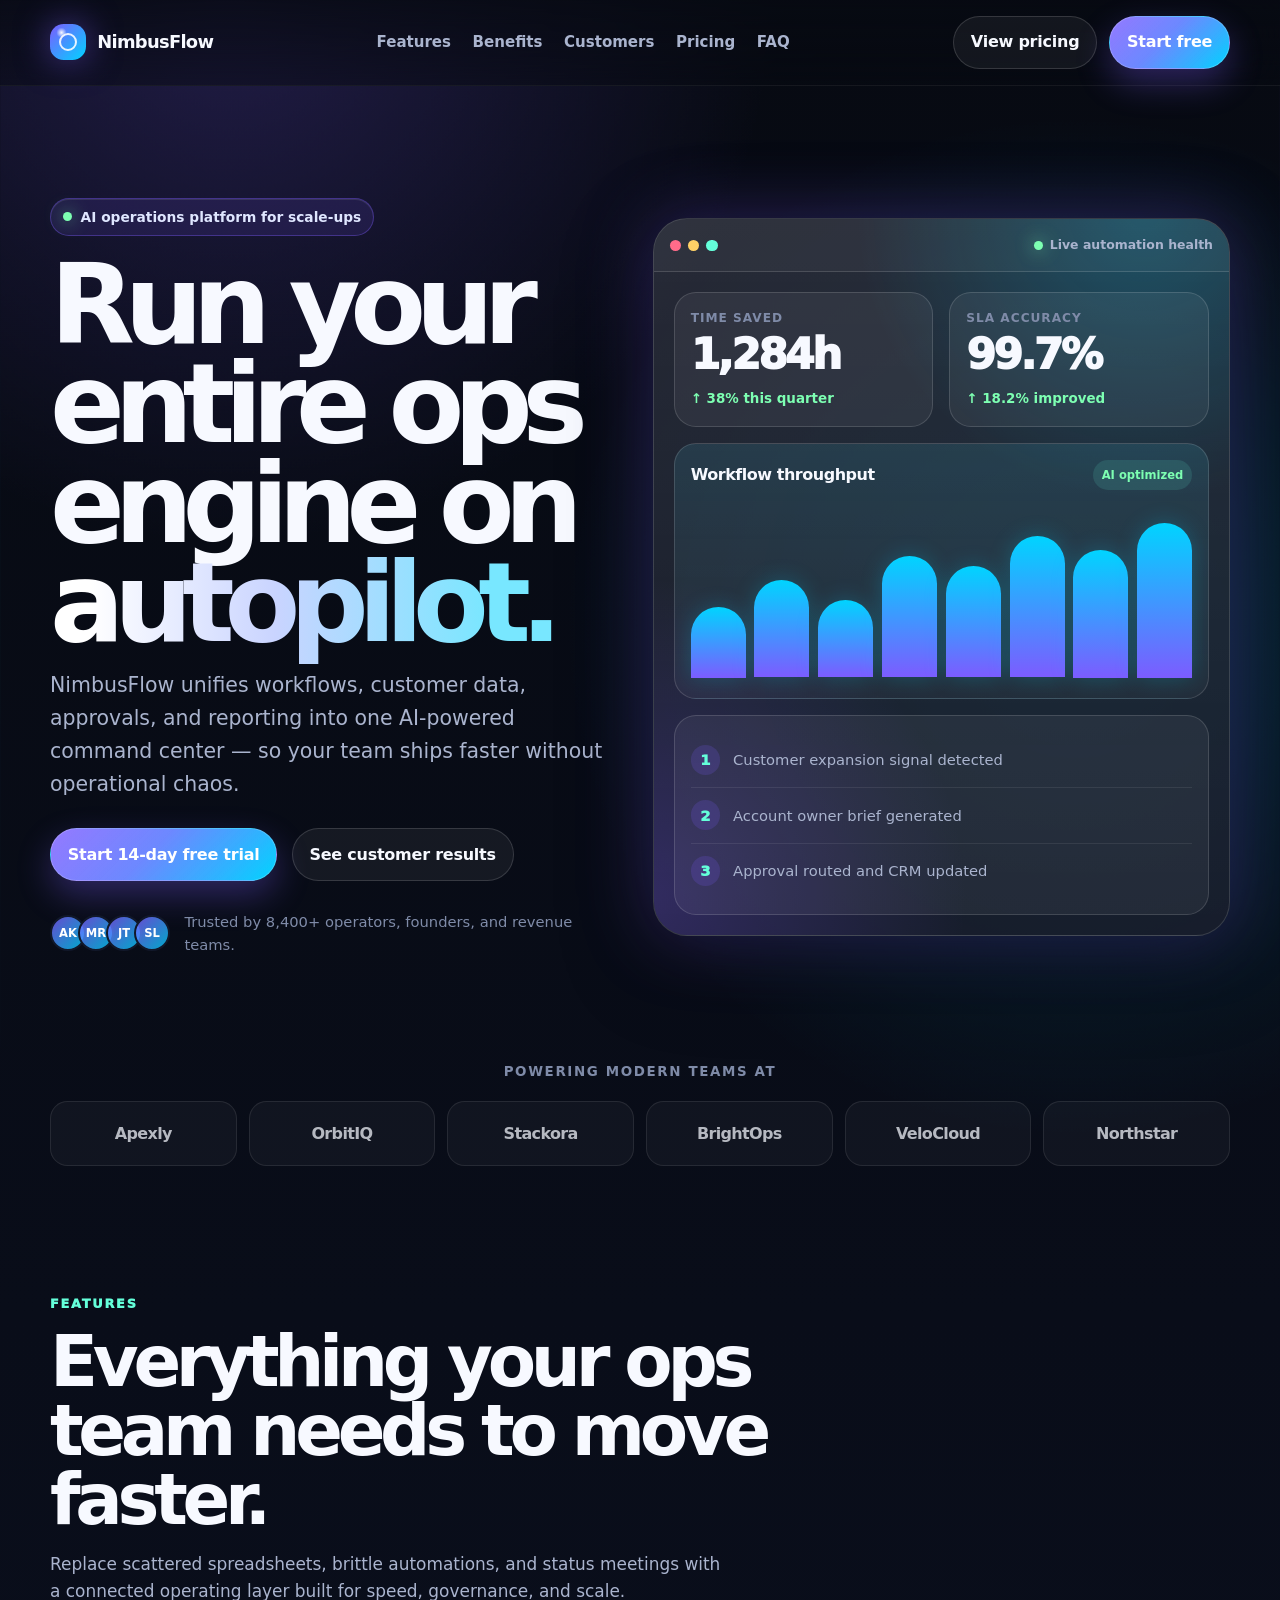
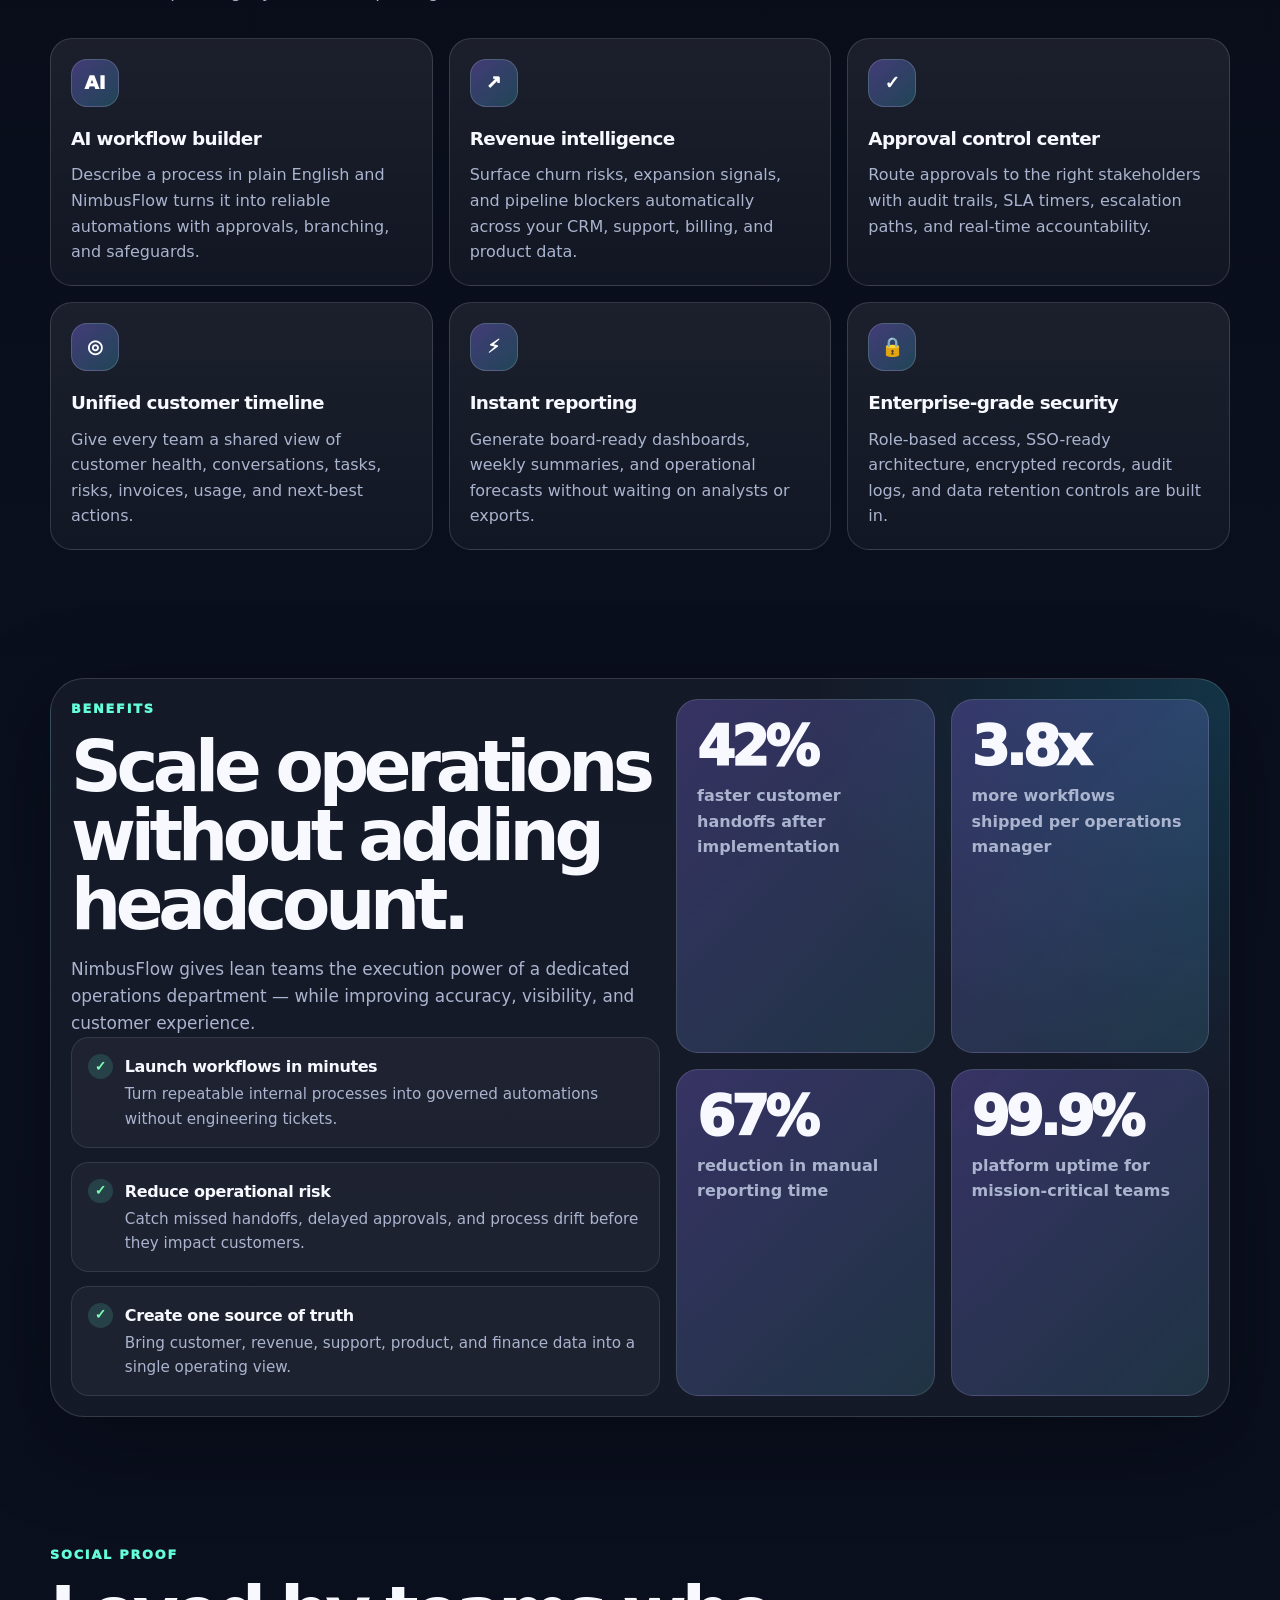
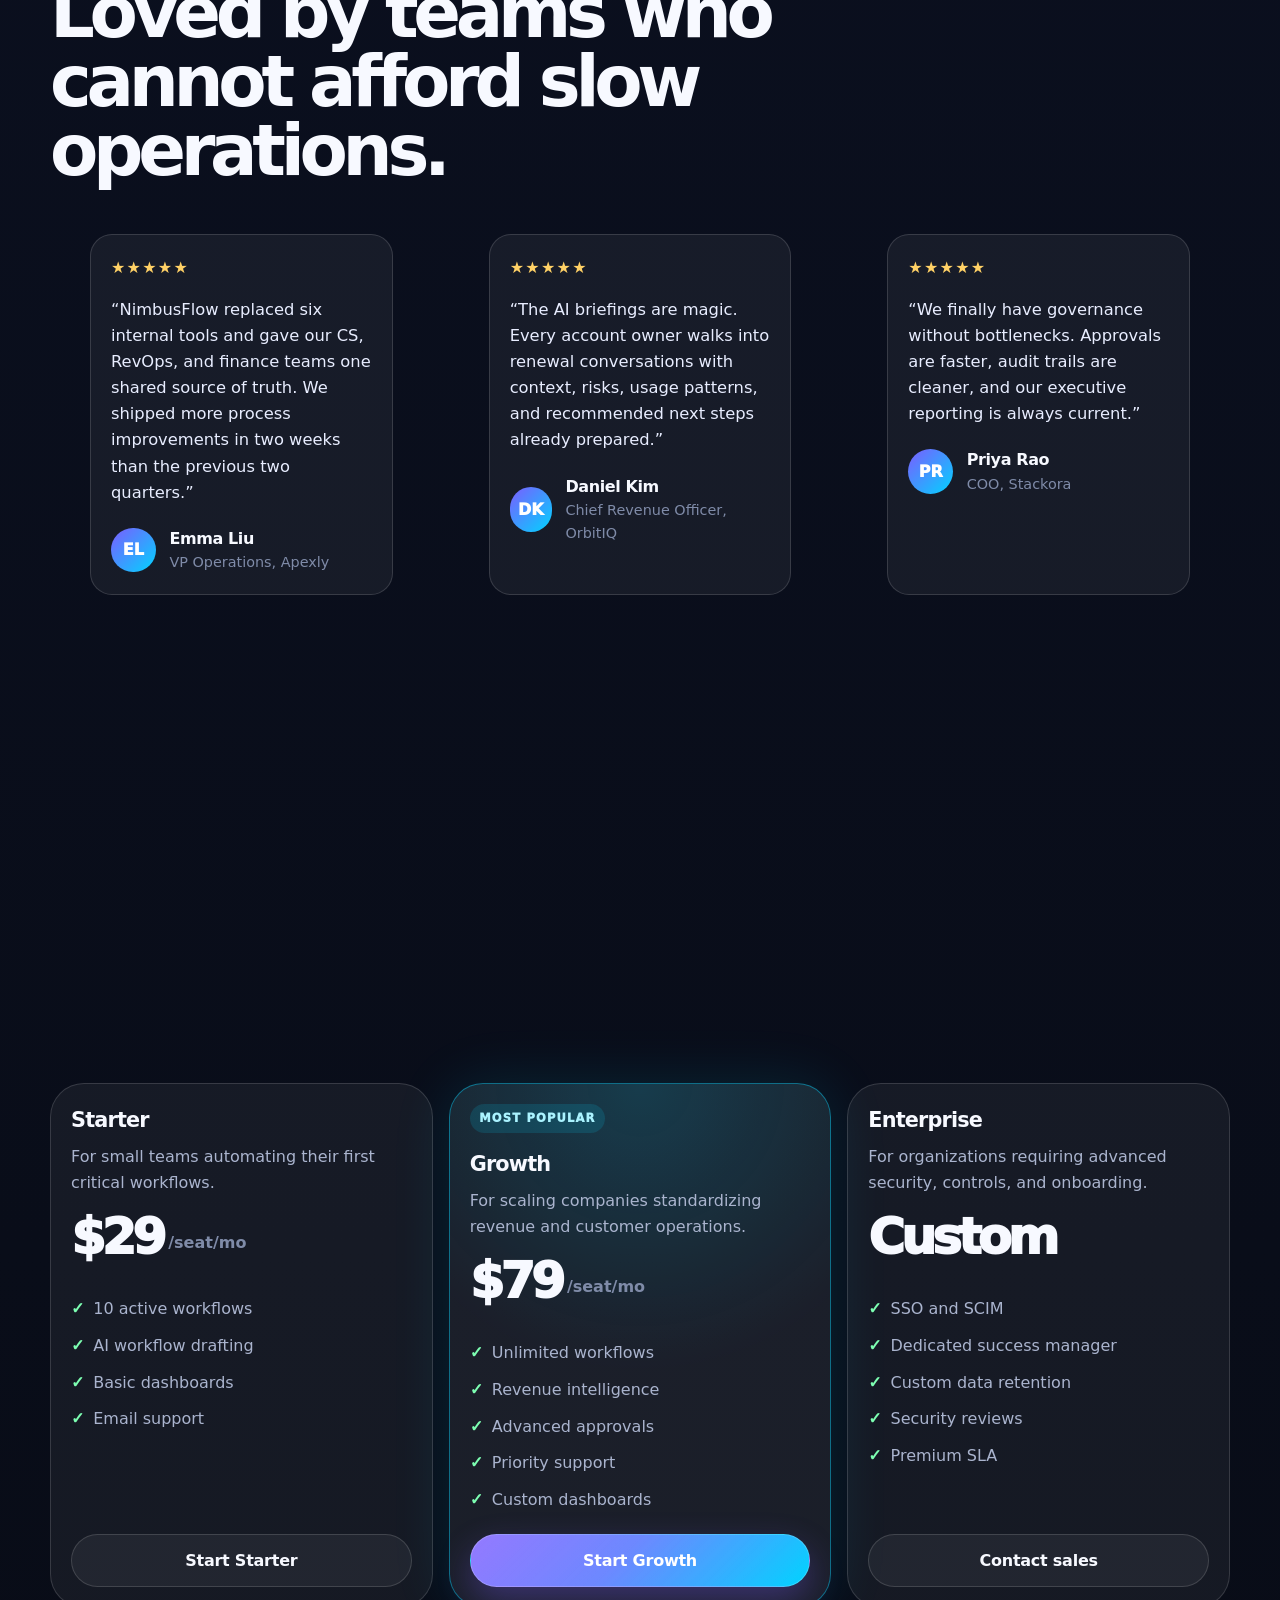
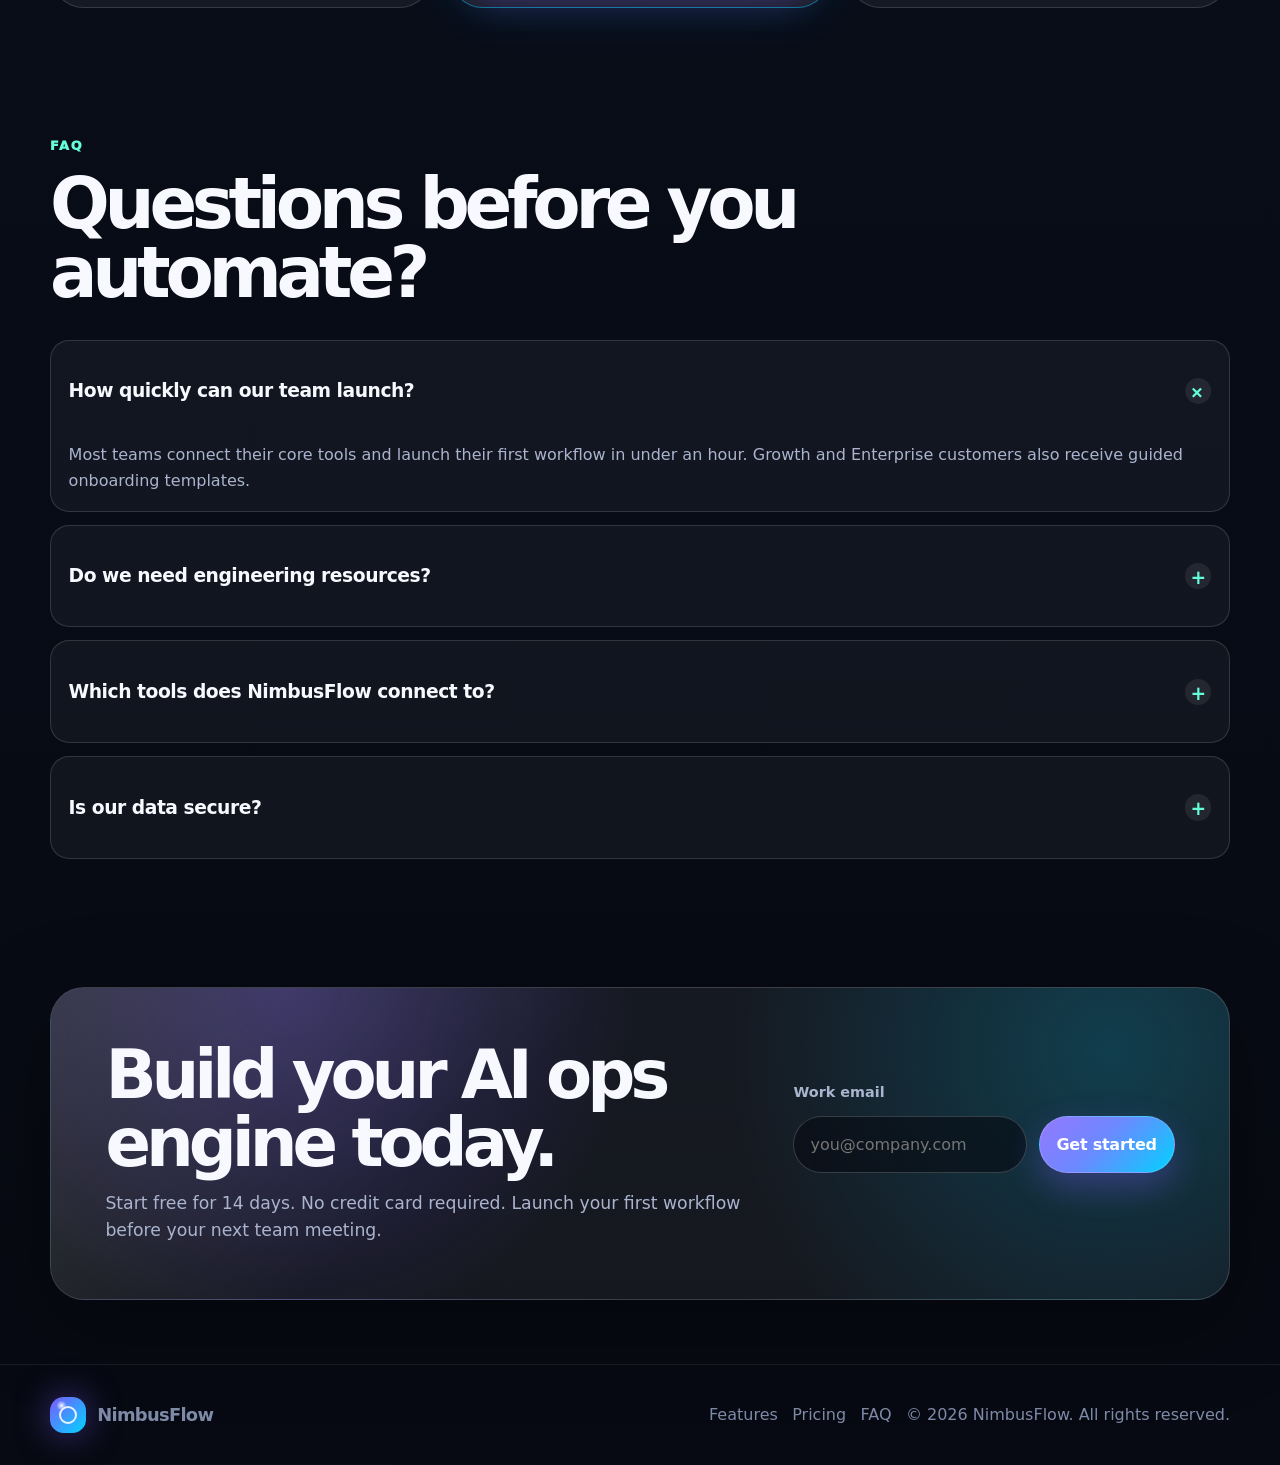
<file: page-2.html>
<!DOCTYPE html>
<html lang="en">
<head>
  <meta charset="UTF-8" />
  <meta name="viewport" content="width=device-width, initial-scale=1.0" />
  <meta name="description" content="NimbusFlow is a premium SaaS platform that helps high-performing teams automate workflows, unify data, and ship faster with AI-powered operations." />
  <title>NimbusFlow — AI Operations Platform for Modern SaaS Teams</title>
  <style>
    :root {
      --saas26x9-color-bg: #070a12;
      --saas26x9-color-bg-2: #0b1020;
      --saas26x9-color-surface: rgba(255, 255, 255, 0.065);
      --saas26x9-color-surface-2: rgba(255, 255, 255, 0.1);
      --saas26x9-color-border: rgba(255, 255, 255, 0.14);
      --saas26x9-color-border-strong: rgba(255, 255, 255, 0.24);
      --saas26x9-color-text: #f7f9ff;
      --saas26x9-color-muted: #aab4ce;
      --saas26x9-color-muted-2: #7f8ba8;
      --saas26x9-color-accent: #7c5cff;
      --saas26x9-color-accent-2: #00d4ff;
      --saas26x9-color-accent-3: #64ffda;
      --saas26x9-color-success: #7dffb2;
      --saas26x9-color-warning: #ffd166;
      --saas26x9-shadow-soft: 0 24px 90px rgba(0, 0, 0, 0.34);
      --saas26x9-shadow-glow: 0 0 70px rgba(124, 92, 255, 0.34);
      --saas26x9-radius-sm: 14px;
      --saas26x9-radius-md: 22px;
      --saas26x9-radius-lg: 34px;
      --saas26x9-max-width: 1180px;
      --saas26x9-font-main: Inter, ui-sans-serif, system-ui, -apple-system, BlinkMacSystemFont, "Segoe UI", sans-serif;
      --saas26x9-transition: 220ms ease;
    }

    * {
      box-sizing: border-box;
    }

    html {
      scroll-behavior: smooth;
      background: var(--saas26x9-color-bg);
    }

    body {
      margin: 0;
      font-family: var(--saas26x9-font-main);
      color: var(--saas26x9-color-text);
      background:
        radial-gradient(circle at 18% 0%, rgba(124, 92, 255, 0.22), transparent 34rem),
        radial-gradient(circle at 84% 10%, rgba(0, 212, 255, 0.16), transparent 32rem),
        linear-gradient(180deg, var(--saas26x9-color-bg), var(--saas26x9-color-bg-2) 42%, #070a12);
      line-height: 1.6;
      overflow-x: hidden;
    }

    body.saas26x9-body-lock {
      overflow: hidden;
    }

    a {
      color: inherit;
      text-decoration: none;
    }

    button,
    input {
      font: inherit;
    }

    button {
      cursor: pointer;
    }

    img,
    svg {
      display: block;
      max-width: 100%;
    }

    ::selection {
      background: rgba(124, 92, 255, 0.45);
      color: #ffffff;
    }

    .saas26x9-skipLink {
      position: fixed;
      top: 1rem;
      left: 1rem;
      z-index: 999;
      transform: translateY(-180%);
      padding: 0.8rem 1rem;
      border-radius: 999px;
      background: #ffffff;
      color: #070a12;
      font-weight: 800;
      transition: transform var(--saas26x9-transition);
    }

    .saas26x9-skipLink:focus {
      transform: translateY(0);
      outline: 3px solid var(--saas26x9-color-accent-2);
      outline-offset: 3px;
    }

    .saas26x9-pageShell {
      position: relative;
      min-height: 100vh;
    }

    .saas26x9-pageShell::before {
      content: "";
      position: fixed;
      inset: 0;
      pointer-events: none;
      background-image:
        linear-gradient(rgba(255, 255, 255, 0.035) 1px, transparent 1px),
        linear-gradient(90deg, rgba(255, 255, 255, 0.035) 1px, transparent 1px);
      background-size: 72px 72px;
      mask-image: linear-gradient(to bottom, black, transparent 82%);
      opacity: 0.45;
      z-index: -2;
    }

    .saas26x9-pageShell::after {
      content: "";
      position: fixed;
      inset: 0;
      pointer-events: none;
      background: radial-gradient(circle at 50% -10%, rgba(255, 255, 255, 0.1), transparent 34rem);
      z-index: -1;
    }

    .saas26x9-layoutBand {
      width: min(100% - 2rem, var(--saas26x9-max-width));
      margin-inline: auto;
    }

    .saas26x9-siteHeader {
      position: sticky;
      top: 0;
      z-index: 100;
      padding: 1rem 0;
      backdrop-filter: blur(18px);
      background: linear-gradient(180deg, rgba(7, 10, 18, 0.82), rgba(7, 10, 18, 0.48));
      border-bottom: 1px solid rgba(255, 255, 255, 0.06);
    }

    .saas26x9-navBar {
      display: flex;
      align-items: center;
      justify-content: space-between;
      gap: 1rem;
      width: min(100% - 2rem, var(--saas26x9-max-width));
      margin-inline: auto;
      min-height: 3.25rem;
    }

    .saas26x9-brandMark {
      display: inline-flex;
      align-items: center;
      gap: 0.7rem;
      font-weight: 900;
      letter-spacing: -0.04em;
      font-size: 1.12rem;
    }

    .saas26x9-brandGlyph {
      width: 2.25rem;
      height: 2.25rem;
      border-radius: 0.85rem;
      display: grid;
      place-items: center;
      background:
        radial-gradient(circle at 32% 24%, rgba(255, 255, 255, 0.95), transparent 0.32rem),
        linear-gradient(135deg, var(--saas26x9-color-accent), var(--saas26x9-color-accent-2));
      box-shadow: 0 0 34px rgba(124, 92, 255, 0.5);
    }

    .saas26x9-brandGlyph::after {
      content: "";
      width: 0.86rem;
      height: 0.86rem;
      border-radius: 999px;
      border: 2px solid rgba(255, 255, 255, 0.88);
    }

    .saas26x9-navLinks {
      display: none;
      align-items: center;
      gap: 1.35rem;
      color: var(--saas26x9-color-muted);
      font-size: 0.94rem;
      font-weight: 650;
    }

    .saas26x9-navLink {
      position: relative;
      transition: color var(--saas26x9-transition);
    }

    .saas26x9-navLink::after {
      content: "";
      position: absolute;
      left: 0;
      right: 0;
      bottom: -0.45rem;
      height: 2px;
      border-radius: 999px;
      background: linear-gradient(90deg, var(--saas26x9-color-accent), var(--saas26x9-color-accent-2));
      transform: scaleX(0);
      transform-origin: left;
      transition: transform var(--saas26x9-transition);
    }

    .saas26x9-navLink:hover,
    .saas26x9-navLink:focus-visible {
      color: var(--saas26x9-color-text);
    }

    .saas26x9-navLink:hover::after,
    .saas26x9-navLink:focus-visible::after {
      transform: scaleX(1);
    }

    .saas26x9-navActions {
      display: none;
      align-items: center;
      gap: 0.75rem;
    }

    .saas26x9-menuButton {
      display: inline-grid;
      place-items: center;
      width: 2.75rem;
      height: 2.75rem;
      border: 1px solid var(--saas26x9-color-border);
      border-radius: 999px;
      color: var(--saas26x9-color-text);
      background: rgba(255, 255, 255, 0.06);
    }

    .saas26x9-menuIcon {
      position: relative;
      width: 1.05rem;
      height: 0.75rem;
      border-top: 2px solid currentColor;
      border-bottom: 2px solid currentColor;
    }

    .saas26x9-menuIcon::after {
      content: "";
      position: absolute;
      left: 0;
      top: 50%;
      width: 100%;
      border-top: 2px solid currentColor;
      transform: translateY(-50%);
    }

    .saas26x9-mobilePanel {
      display: none;
      width: min(100% - 2rem, var(--saas26x9-max-width));
      margin: 0.75rem auto 0;
      padding: 1rem;
      border: 1px solid var(--saas26x9-color-border);
      border-radius: var(--saas26x9-radius-md);
      background: rgba(10, 15, 30, 0.96);
      box-shadow: var(--saas26x9-shadow-soft);
    }

    .saas26x9-mobilePanel.saas26x9-mobilePanel--shown {
      display: grid;
      gap: 0.5rem;
      animation: saas26x9-panelIn 180ms ease both;
    }

    .saas26x9-mobileLink {
      padding: 0.85rem 0.9rem;
      border-radius: 0.9rem;
      color: var(--saas26x9-color-muted);
      font-weight: 750;
    }

    .saas26x9-mobileLink:hover,
    .saas26x9-mobileLink:focus-visible {
      background: rgba(255, 255, 255, 0.075);
      color: var(--saas26x9-color-text);
    }

    .saas26x9-ctaButton,
    .saas26x9-ghostButton {
      display: inline-flex;
      align-items: center;
      justify-content: center;
      gap: 0.55rem;
      min-height: 2.8rem;
      padding: 0.78rem 1.05rem;
      border-radius: 999px;
      font-weight: 850;
      letter-spacing: -0.015em;
      transition:
        transform var(--saas26x9-transition),
        border-color var(--saas26x9-transition),
        background var(--saas26x9-transition),
        box-shadow var(--saas26x9-transition);
    }

    .saas26x9-ctaButton {
      border: 1px solid rgba(255, 255, 255, 0.18);
      color: #ffffff;
      background:
        linear-gradient(135deg, rgba(255, 255, 255, 0.18), transparent),
        linear-gradient(135deg, var(--saas26x9-color-accent), #5c7cff 45%, var(--saas26x9-color-accent-2));
      box-shadow: 0 14px 34px rgba(124, 92, 255, 0.32);
    }

    .saas26x9-ghostButton {
      border: 1px solid var(--saas26x9-color-border);
      color: var(--saas26x9-color-text);
      background: rgba(255, 255, 255, 0.055);
    }

    .saas26x9-ctaButton:hover,
    .saas26x9-ctaButton:focus-visible,
    .saas26x9-ghostButton:hover,
    .saas26x9-ghostButton:focus-visible {
      transform: translateY(-2px);
      border-color: var(--saas26x9-color-border-strong);
    }

    .saas26x9-ctaButton:hover,
    .saas26x9-ctaButton:focus-visible {
      box-shadow: 0 18px 48px rgba(0, 212, 255, 0.23), 0 18px 38px rgba(124, 92, 255, 0.26);
    }

    .saas26x9-heroArea {
      padding: 5rem 0 3.25rem;
    }

    .saas26x9-heroGrid {
      display: grid;
      gap: 3rem;
      align-items: center;
    }

    .saas26x9-badgePill {
      display: inline-flex;
      align-items: center;
      gap: 0.55rem;
      width: fit-content;
      padding: 0.45rem 0.75rem;
      border: 1px solid rgba(124, 92, 255, 0.36);
      border-radius: 999px;
      background: rgba(124, 92, 255, 0.12);
      color: #dfe6ff;
      font-size: 0.86rem;
      font-weight: 780;
      box-shadow: inset 0 1px 0 rgba(255, 255, 255, 0.1);
    }

    .saas26x9-badgeDot {
      width: 0.55rem;
      height: 0.55rem;
      border-radius: 999px;
      background: var(--saas26x9-color-success);
      box-shadow: 0 0 18px rgba(125, 255, 178, 0.8);
    }

    .saas26x9-heroHeading {
      margin: 1.25rem 0 1rem;
      max-width: 11ch;
      font-size: clamp(3.15rem, 13vw, 6.9rem);
      line-height: 0.9;
      letter-spacing: -0.095em;
    }

    .saas26x9-gradientText {
      background: linear-gradient(90deg, #ffffff 8%, #c9d4ff 45%, #78e7ff 88%);
      -webkit-background-clip: text;
      background-clip: text;
      color: transparent;
    }

    .saas26x9-heroCopy {
      max-width: 42rem;
      margin: 0;
      color: var(--saas26x9-color-muted);
      font-size: clamp(1.05rem, 2.5vw, 1.28rem);
    }

    .saas26x9-heroActions {
      display: flex;
      flex-wrap: wrap;
      gap: 0.9rem;
      margin-top: 1.75rem;
    }

    .saas26x9-heroTrust {
      display: grid;
      gap: 0.9rem;
      margin-top: 1.8rem;
      color: var(--saas26x9-color-muted-2);
      font-size: 0.92rem;
    }

    .saas26x9-trustFaces {
      display: flex;
      align-items: center;
    }

    .saas26x9-trustAvatar {
      display: grid;
      place-items: center;
      width: 2.25rem;
      height: 2.25rem;
      margin-left: -0.5rem;
      border: 2px solid #11182a;
      border-radius: 999px;
      background: linear-gradient(135deg, rgba(124, 92, 255, 0.8), rgba(0, 212, 255, 0.78));
      color: #ffffff;
      font-size: 0.72rem;
      font-weight: 900;
    }

    .saas26x9-trustAvatar:first-child {
      margin-left: 0;
    }

    .saas26x9-visualPanel {
      position: relative;
      border: 1px solid var(--saas26x9-color-border);
      border-radius: var(--saas26x9-radius-lg);
      background:
        linear-gradient(180deg, rgba(255, 255, 255, 0.12), rgba(255, 255, 255, 0.055)),
        rgba(10, 15, 30, 0.7);
      box-shadow: var(--saas26x9-shadow-soft), var(--saas26x9-shadow-glow);
      overflow: hidden;
      isolation: isolate;
    }

    .saas26x9-visualPanel::before {
      content: "";
      position: absolute;
      inset: -30%;
      background:
        radial-gradient(circle at 72% 18%, rgba(0, 212, 255, 0.23), transparent 18rem),
        radial-gradient(circle at 18% 78%, rgba(124, 92, 255, 0.26), transparent 20rem);
      z-index: -1;
    }

    .saas26x9-dashboardTopbar {
      display: flex;
      align-items: center;
      justify-content: space-between;
      gap: 1rem;
      padding: 1rem;
      border-bottom: 1px solid var(--saas26x9-color-border);
      background: rgba(255, 255, 255, 0.035);
    }

    .saas26x9-windowDots {
      display: flex;
      gap: 0.42rem;
    }

    .saas26x9-windowDot {
      width: 0.72rem;
      height: 0.72rem;
      border-radius: 999px;
      background: rgba(255, 255, 255, 0.25);
    }

    .saas26x9-windowDot:nth-child(1) {
      background: #ff6b8a;
    }

    .saas26x9-windowDot:nth-child(2) {
      background: #ffd166;
    }

    .saas26x9-windowDot:nth-child(3) {
      background: #64ffda;
    }

    .saas26x9-dashboardStatus {
      display: inline-flex;
      align-items: center;
      gap: 0.45rem;
      color: var(--saas26x9-color-muted);
      font-size: 0.78rem;
      font-weight: 800;
    }

    .saas26x9-dashboardBody {
      display: grid;
      gap: 1rem;
      padding: 1rem;
    }

    .saas26x9-metricRow {
      display: grid;
      grid-template-columns: 1fr;
      gap: 1rem;
    }

    .saas26x9-metricTile {
      padding: 1rem;
      border: 1px solid var(--saas26x9-color-border);
      border-radius: var(--saas26x9-radius-md);
      background: rgba(255, 255, 255, 0.055);
    }

    .saas26x9-metricLabel {
      margin: 0 0 0.35rem;
      color: var(--saas26x9-color-muted-2);
      font-size: 0.76rem;
      font-weight: 850;
      text-transform: uppercase;
      letter-spacing: 0.08em;
    }

    .saas26x9-metricValue {
      margin: 0;
      font-size: clamp(1.8rem, 7vw, 2.65rem);
      line-height: 1;
      letter-spacing: -0.06em;
      font-weight: 950;
    }

    .saas26x9-metricDelta {
      display: inline-flex;
      margin-top: 0.7rem;
      color: var(--saas26x9-color-success);
      font-size: 0.84rem;
      font-weight: 850;
    }

    .saas26x9-chartBlock {
      min-height: 16rem;
      padding: 1rem;
      border: 1px solid var(--saas26x9-color-border);
      border-radius: var(--saas26x9-radius-md);
      background:
        linear-gradient(180deg, rgba(0, 212, 255, 0.08), transparent),
        rgba(255, 255, 255, 0.04);
      overflow: hidden;
    }

    .saas26x9-chartHeader {
      display: flex;
      align-items: center;
      justify-content: space-between;
      gap: 1rem;
      margin-bottom: 1.2rem;
    }

    .saas26x9-chartTitle {
      margin: 0;
      font-weight: 900;
      letter-spacing: -0.03em;
    }

    .saas26x9-chartPill {
      padding: 0.35rem 0.55rem;
      border-radius: 999px;
      background: rgba(100, 255, 218, 0.12);
      color: var(--saas26x9-color-success);
      font-size: 0.72rem;
      font-weight: 900;
    }

    .saas26x9-chartBars {
      display: flex;
      align-items: end;
      gap: 0.55rem;
      height: 10.5rem;
    }

    .saas26x9-chartBar {
      flex: 1;
      min-width: 0.55rem;
      border-radius: 999px 999px 0.35rem 0.35rem;
      background: linear-gradient(180deg, var(--saas26x9-color-accent-2), var(--saas26x9-color-accent));
      box-shadow: 0 0 22px rgba(0, 212, 255, 0.22);
      transform-origin: bottom;
      animation: saas26x9-barRise 1100ms cubic-bezier(0.2, 0.8, 0.2, 1) both;
    }

    .saas26x9-chartBar:nth-child(1) { height: 42%; animation-delay: 80ms; }
    .saas26x9-chartBar:nth-child(2) { height: 58%; animation-delay: 140ms; }
    .saas26x9-chartBar:nth-child(3) { height: 46%; animation-delay: 200ms; }
    .saas26x9-chartBar:nth-child(4) { height: 72%; animation-delay: 260ms; }
    .saas26x9-chartBar:nth-child(5) { height: 66%; animation-delay: 320ms; }
    .saas26x9-chartBar:nth-child(6) { height: 84%; animation-delay: 380ms; }
    .saas26x9-chartBar:nth-child(7) { height: 76%; animation-delay: 440ms; }
    .saas26x9-chartBar:nth-child(8) { height: 92%; animation-delay: 500ms; }

    .saas26x9-automationCard {
      padding: 1rem;
      border: 1px solid var(--saas26x9-color-border);
      border-radius: var(--saas26x9-radius-md);
      background: rgba(255, 255, 255, 0.055);
    }

    .saas26x9-automationStep {
      display: flex;
      align-items: center;
      gap: 0.8rem;
      padding: 0.78rem 0;
      border-bottom: 1px solid rgba(255, 255, 255, 0.08);
      color: var(--saas26x9-color-muted);
      font-size: 0.92rem;
    }

    .saas26x9-automationStep:last-child {
      border-bottom: 0;
    }

    .saas26x9-stepBullet {
      display: grid;
      place-items: center;
      flex: 0 0 auto;
      width: 1.85rem;
      height: 1.85rem;
      border-radius: 999px;
      background: rgba(124, 92, 255, 0.18);
      color: var(--saas26x9-color-accent-3);
      font-weight: 950;
    }

    .saas26x9-logoStrip {
      padding: 2rem 0 4rem;
    }

    .saas26x9-logoIntro {
      margin: 0 0 1.15rem;
      color: var(--saas26x9-color-muted-2);
      font-size: 0.84rem;
      font-weight: 850;
      letter-spacing: 0.12em;
      text-align: center;
      text-transform: uppercase;
    }

    .saas26x9-logoGrid {
      display: grid;
      grid-template-columns: repeat(2, 1fr);
      gap: 0.75rem;
    }

    .saas26x9-logoItem {
      display: grid;
      place-items: center;
      min-height: 4.1rem;
      border: 1px solid rgba(255, 255, 255, 0.09);
      border-radius: 1.1rem;
      background: rgba(255, 255, 255, 0.035);
      color: rgba(247, 249, 255, 0.72);
      font-weight: 900;
      letter-spacing: -0.04em;
    }

    .saas26x9-pageSegment {
      padding: 4rem 0;
    }

    .saas26x9-segmentHeader {
      max-width: 47rem;
      margin-bottom: 2rem;
    }

    .saas26x9-kickerText {
      margin: 0 0 0.85rem;
      color: var(--saas26x9-color-accent-3);
      font-size: 0.8rem;
      font-weight: 950;
      letter-spacing: 0.14em;
      text-transform: uppercase;
    }

    .saas26x9-segmentHeading {
      margin: 0;
      font-size: clamp(2.1rem, 8vw, 4.4rem);
      line-height: 0.98;
      letter-spacing: -0.075em;
    }

    .saas26x9-segmentCopy {
      margin: 1rem 0 0;
      max-width: 42rem;
      color: var(--saas26x9-color-muted);
      font-size: 1.06rem;
    }

    .saas26x9-featureGrid {
      display: grid;
      gap: 1rem;
    }

    .saas26x9-featureTile {
      position: relative;
      padding: 1.25rem;
      border: 1px solid var(--saas26x9-color-border);
      border-radius: var(--saas26x9-radius-md);
      background: linear-gradient(180deg, rgba(255, 255, 255, 0.075), rgba(255, 255, 255, 0.035));
      overflow: hidden;
      transition: transform var(--saas26x9-transition), border-color var(--saas26x9-transition), background var(--saas26x9-transition);
    }

    .saas26x9-featureTile::after {
      content: "";
      position: absolute;
      inset: auto -20% -45% -20%;
      height: 9rem;
      background: radial-gradient(circle, rgba(124, 92, 255, 0.22), transparent 68%);
      opacity: 0;
      transition: opacity var(--saas26x9-transition);
    }

    .saas26x9-featureTile:hover {
      transform: translateY(-4px);
      border-color: var(--saas26x9-color-border-strong);
      background: linear-gradient(180deg, rgba(255, 255, 255, 0.095), rgba(255, 255, 255, 0.045));
    }

    .saas26x9-featureTile:hover::after {
      opacity: 1;
    }

    .saas26x9-featureIcon {
      display: grid;
      place-items: center;
      width: 3rem;
      height: 3rem;
      margin-bottom: 1.1rem;
      border: 1px solid rgba(255, 255, 255, 0.16);
      border-radius: 1rem;
      background:
        linear-gradient(135deg, rgba(124, 92, 255, 0.32), rgba(0, 212, 255, 0.16)),
        rgba(255, 255, 255, 0.06);
      color: #ffffff;
      font-weight: 950;
      font-size: 1.15rem;
    }

    .saas26x9-featureHeading {
      position: relative;
      z-index: 1;
      margin: 0 0 0.55rem;
      font-size: 1.15rem;
      letter-spacing: -0.035em;
    }

    .saas26x9-featureText {
      position: relative;
      z-index: 1;
      margin: 0;
      color: var(--saas26x9-color-muted);
    }

    .saas26x9-benefitPanel {
      display: grid;
      gap: 1rem;
      padding: 1rem;
      border: 1px solid var(--saas26x9-color-border);
      border-radius: var(--saas26x9-radius-lg);
      background:
        radial-gradient(circle at 100% 0%, rgba(0, 212, 255, 0.14), transparent 26rem),
        rgba(255, 255, 255, 0.045);
      box-shadow: var(--saas26x9-shadow-soft);
    }

    .saas26x9-benefitList {
      display: grid;
      gap: 0.85rem;
      margin: 0;
      padding: 0;
      list-style: none;
    }

    .saas26x9-benefitItem {
      display: flex;
      gap: 0.75rem;
      align-items: flex-start;
      padding: 1rem;
      border: 1px solid rgba(255, 255, 255, 0.1);
      border-radius: 1.1rem;
      background: rgba(255, 255, 255, 0.04);
    }

    .saas26x9-checkMark {
      display: grid;
      place-items: center;
      flex: 0 0 auto;
      width: 1.55rem;
      height: 1.55rem;
      border-radius: 999px;
      background: rgba(100, 255, 218, 0.14);
      color: var(--saas26x9-color-success);
      font-size: 0.85rem;
      font-weight: 950;
    }

    .saas26x9-benefitItemHeading {
      display: block;
      color: var(--saas26x9-color-text);
      font-weight: 900;
      letter-spacing: -0.025em;
    }

    .saas26x9-benefitItemText {
      display: block;
      margin-top: 0.15rem;
      color: var(--saas26x9-color-muted);
      font-size: 0.95rem;
    }

    .saas26x9-impactGrid {
      display: grid;
      grid-template-columns: 1fr;
      gap: 1rem;
    }

    .saas26x9-impactTile {
      padding: 1.25rem;
      border-radius: var(--saas26x9-radius-md);
      background:
        linear-gradient(135deg, rgba(124, 92, 255, 0.24), rgba(0, 212, 255, 0.08)),
        rgba(255, 255, 255, 0.055);
      border: 1px solid rgba(255, 255, 255, 0.13);
    }

    .saas26x9-impactNumber {
      margin: 0;
      font-size: clamp(2rem, 8vw, 3.4rem);
      line-height: 1;
      letter-spacing: -0.07em;
      font-weight: 950;
    }

    .saas26x9-impactText {
      margin: 0.55rem 0 0;
      color: var(--saas26x9-color-muted);
      font-weight: 700;
    }

    .saas26x9-testimonialGrid {
      display: grid;
      gap: 1rem;
    }

    .saas26x9-testimonialCard {
      padding: 1.25rem;
      border: 1px solid var(--saas26x9-color-border);
      border-radius: var(--saas26x9-radius-md);
      background: rgba(255, 255, 255, 0.055);
    }

    .saas26x9-starsText {
      color: var(--saas26x9-color-warning);
      letter-spacing: 0.08em;
    }

    .saas26x9-quoteText {
      margin: 1rem 0 1.25rem;
      color: #e8edff;
      font-size: 1.02rem;
    }

    .saas26x9-personRow {
      display: flex;
      align-items: center;
      gap: 0.85rem;
    }

    .saas26x9-personAvatar {
      display: grid;
      place-items: center;
      width: 2.8rem;
      height: 2.8rem;
      border-radius: 999px;
      background: linear-gradient(135deg, var(--saas26x9-color-accent), var(--saas26x9-color-accent-2));
      color: #ffffff;
      font-weight: 950;
    }

    .saas26x9-personName {
      display: block;
      font-weight: 900;
      letter-spacing: -0.025em;
    }

    .saas26x9-personRole {
      display: block;
      color: var(--saas26x9-color-muted-2);
      font-size: 0.9rem;
    }

    .saas26x9-pricingGrid {
      display: grid;
      gap: 1rem;
      align-items: stretch;
    }

    .saas26x9-pricingPlan {
      position: relative;
      display: flex;
      flex-direction: column;
      padding: 1.25rem;
      border: 1px solid var(--saas26x9-color-border);
      border-radius: var(--saas26x9-radius-lg);
      background: rgba(255, 255, 255, 0.055);
    }

    .saas26x9-pricingPlan--highlighted {
      border-color: rgba(0, 212, 255, 0.44);
      background:
        radial-gradient(circle at 50% 0%, rgba(0, 212, 255, 0.16), transparent 18rem),
        rgba(255, 255, 255, 0.075);
      box-shadow: 0 0 60px rgba(0, 212, 255, 0.12);
    }

    .saas26x9-pricingRibbon {
      width: fit-content;
      margin-bottom: 0.9rem;
      padding: 0.35rem 0.6rem;
      border-radius: 999px;
      background: rgba(0, 212, 255, 0.14);
      color: #aaf3ff;
      font-size: 0.72rem;
      font-weight: 950;
      letter-spacing: 0.1em;
      text-transform: uppercase;
    }

    .saas26x9-planName {
      margin: 0;
      font-size: 1.3rem;
      letter-spacing: -0.04em;
    }

    .saas26x9-planDescription {
      margin: 0.45rem 0 1.1rem;
      color: var(--saas26x9-color-muted);
    }

    .saas26x9-planPrice {
      display: flex;
      align-items: end;
      gap: 0.35rem;
      margin-bottom: 1rem;
    }

    .saas26x9-priceAmount {
      font-size: 3.1rem;
      line-height: 1;
      font-weight: 950;
      letter-spacing: -0.08em;
    }

    .saas26x9-pricePeriod {
      color: var(--saas26x9-color-muted-2);
      font-weight: 750;
      padding-bottom: 0.45rem;
    }

    .saas26x9-planFeatures {
      display: grid;
      gap: 0.7rem;
      margin: 1.1rem 0 1.35rem;
      padding: 0;
      list-style: none;
      color: var(--saas26x9-color-muted);
    }

    .saas26x9-planFeature {
      display: flex;
      gap: 0.55rem;
      align-items: flex-start;
    }

    .saas26x9-planFeature::before {
      content: "✓";
      color: var(--saas26x9-color-success);
      font-weight: 950;
    }

    .saas26x9-planSpacer {
      flex: 1;
    }

    .saas26x9-faqStack {
      display: grid;
      gap: 0.8rem;
    }

    .saas26x9-faqItem {
      border: 1px solid var(--saas26x9-color-border);
      border-radius: 1.2rem;
      background: rgba(255, 255, 255, 0.045);
      overflow: hidden;
    }

    .saas26x9-faqButton {
      display: flex;
      align-items: center;
      justify-content: space-between;
      gap: 1rem;
      width: 100%;
      padding: 1.05rem 1.1rem;
      border: 0;
      background: transparent;
      color: var(--saas26x9-color-text);
      text-align: left;
      font-weight: 900;
      letter-spacing: -0.025em;
    }

    .saas26x9-faqIcon {
      display: grid;
      place-items: center;
      flex: 0 0 auto;
      width: 1.65rem;
      height: 1.65rem;
      border-radius: 999px;
      background: rgba(255, 255, 255, 0.075);
      color: var(--saas26x9-color-accent-3);
      transition: transform var(--saas26x9-transition);
    }

    .saas26x9-faqItem.saas26x9-faqItem--expanded .saas26x9-faqIcon {
      transform: rotate(45deg);
    }

    .saas26x9-faqAnswer {
      display: grid;
      grid-template-rows: 0fr;
      transition: grid-template-rows var(--saas26x9-transition);
    }

    .saas26x9-faqItem.saas26x9-faqItem--expanded .saas26x9-faqAnswer {
      grid-template-rows: 1fr;
    }

    .saas26x9-faqAnswerInner {
      overflow: hidden;
    }

    .saas26x9-faqText {
      margin: 0;
      padding: 0 1.1rem 1.1rem;
      color: var(--saas26x9-color-muted);
    }

    .saas26x9-finalCta {
      padding: 4rem 0;
    }

    .saas26x9-finalCtaPanel {
      position: relative;
      padding: clamp(1.5rem, 6vw, 3.4rem);
      border: 1px solid rgba(255, 255, 255, 0.16);
      border-radius: var(--saas26x9-radius-lg);
      background:
        radial-gradient(circle at 20% 0%, rgba(124, 92, 255, 0.28), transparent 22rem),
        radial-gradient(circle at 90% 20%, rgba(0, 212, 255, 0.2), transparent 24rem),
        rgba(255, 255, 255, 0.06);
      box-shadow: var(--saas26x9-shadow-soft);
      overflow: hidden;
    }

    .saas26x9-finalCtaPanel::after {
      content: "";
      position: absolute;
      inset: 0;
      background-image: linear-gradient(135deg, rgba(255, 255, 255, 0.12), transparent 38%);
      pointer-events: none;
    }

    .saas26x9-finalCtaContent {
      position: relative;
      z-index: 1;
      display: grid;
      gap: 1.4rem;
      align-items: center;
    }

    .saas26x9-finalCtaHeading {
      margin: 0;
      font-size: clamp(2rem, 8vw, 4.2rem);
      line-height: 1;
      letter-spacing: -0.075em;
    }

    .saas26x9-finalCtaCopy {
      margin: 0.8rem 0 0;
      max-width: 42rem;
      color: var(--saas26x9-color-muted);
      font-size: 1.08rem;
    }

    .saas26x9-emailForm {
      display: flex;
      flex-direction: column;
      gap: 0.75rem;
      max-width: 34rem;
    }

    .saas26x9-emailLabel {
      color: var(--saas26x9-color-muted);
      font-size: 0.9rem;
      font-weight: 800;
    }

    .saas26x9-emailControlRow {
      display: flex;
      flex-direction: column;
      gap: 0.7rem;
    }

    .saas26x9-emailInput {
      width: 100%;
      min-height: 3.1rem;
      padding: 0.9rem 1rem;
      border: 1px solid rgba(255, 255, 255, 0.18);
      border-radius: 999px;
      outline: 0;
      color: var(--saas26x9-color-text);
      background: rgba(7, 10, 18, 0.62);
      transition: border-color var(--saas26x9-transition), box-shadow var(--saas26x9-transition);
    }

    .saas26x9-emailInput:focus {
      border-color: rgba(0, 212, 255, 0.75);
      box-shadow: 0 0 0 4px rgba(0, 212, 255, 0.14);
    }

    .saas26x9-formMessage {
      min-height: 1.35rem;
      margin: 0;
      color: var(--saas26x9-color-success);
      font-size: 0.9rem;
      font-weight: 750;
    }

    .saas26x9-siteFooter {
      padding: 2rem 0;
      border-top: 1px solid rgba(255, 255, 255, 0.08);
      color: var(--saas26x9-color-muted-2);
    }

    .saas26x9-footerGrid {
      display: grid;
      gap: 1rem;
      align-items: center;
    }

    .saas26x9-footerLinks {
      display: flex;
      flex-wrap: wrap;
      gap: 0.9rem;
    }

    .saas26x9-footerLink {
      transition: color var(--saas26x9-transition);
    }

    .saas26x9-footerLink:hover,
    .saas26x9-footerLink:focus-visible {
      color: var(--saas26x9-color-text);
    }

    .saas26x9-revealMotion {
      opacity: 0;
      transform: translateY(18px);
      transition: opacity 700ms ease, transform 700ms ease;
    }

    .saas26x9-revealMotion.saas26x9-revealMotion--visible {
      opacity: 1;
      transform: translateY(0);
    }

    :focus-visible {
      outline: 3px solid rgba(0, 212, 255, 0.8);
      outline-offset: 4px;
    }

    @keyframes saas26x9-barRise {
      from {
        transform: scaleY(0);
        opacity: 0.25;
      }
      to {
        transform: scaleY(1);
        opacity: 1;
      }
    }

    @keyframes saas26x9-panelIn {
      from {
        opacity: 0;
        transform: translateY(-8px);
      }
      to {
        opacity: 1;
        transform: translateY(0);
      }
    }

    @media (min-width: 560px) {
      .saas26x9-logoGrid {
        grid-template-columns: repeat(3, 1fr);
      }

      .saas26x9-metricRow,
      .saas26x9-impactGrid {
        grid-template-columns: repeat(2, 1fr);
      }

      .saas26x9-emailControlRow {
        flex-direction: row;
      }

      .saas26x9-emailControlRow .saas26x9-ctaButton {
        white-space: nowrap;
      }
    }

    @media (min-width: 760px) {
      .saas26x9-featureGrid,
      .saas26x9-testimonialGrid,
      .saas26x9-pricingGrid {
        grid-template-columns: repeat(3, 1fr);
      }

      .saas26x9-benefitPanel {
        grid-template-columns: 1.05fr 0.95fr;
        padding: 1.25rem;
      }

      .saas26x9-footerGrid {
        grid-template-columns: 1fr auto;
      }

      .saas26x9-heroTrust {
        grid-template-columns: auto 1fr;
        align-items: center;
      }
    }

    @media (min-width: 980px) {
      .saas26x9-navLinks,
      .saas26x9-navActions {
        display: flex;
      }

      .saas26x9-menuButton,
      .saas26x9-mobilePanel {
        display: none !important;
      }

      .saas26x9-heroArea {
        padding: 7rem 0 4.5rem;
      }

      .saas26x9-heroGrid {
        grid-template-columns: 0.98fr 1.02fr;
      }

      .saas26x9-logoGrid {
        grid-template-columns: repeat(6, 1fr);
      }

      .saas26x9-dashboardBody {
        padding: 1.25rem;
      }

      .saas26x9-finalCtaContent {
        grid-template-columns: 1fr auto;
      }
    }

    @media (prefers-reduced-motion: reduce) {
      html {
        scroll-behavior: auto;
      }

      *,
      *::before,
      *::after {
        animation-duration: 1ms !important;
        animation-iteration-count: 1 !important;
        transition-duration: 1ms !important;
      }

      .saas26x9-revealMotion {
        opacity: 1;
        transform: none;
      }
    }
  </style>
</head>
<body>
  <a class="saas26x9-skipLink" href="#saas26x9-main">Skip to main content</a>

  <div class="saas26x9-pageShell">
    <header class="saas26x9-siteHeader">
      <nav class="saas26x9-navBar" aria-label="Primary navigation">
        <a class="saas26x9-brandMark" href="#" aria-label="NimbusFlow home">
          <span class="saas26x9-brandGlyph" aria-hidden="true"></span>
          <span>NimbusFlow</span>
        </a>

        <div class="saas26x9-navLinks" aria-label="Page sections">
          <a class="saas26x9-navLink" href="#saas26x9-features">Features</a>
          <a class="saas26x9-navLink" href="#saas26x9-benefits">Benefits</a>
          <a class="saas26x9-navLink" href="#saas26x9-testimonials">Customers</a>
          <a class="saas26x9-navLink" href="#saas26x9-pricing">Pricing</a>
          <a class="saas26x9-navLink" href="#saas26x9-faq">FAQ</a>
        </div>

        <div class="saas26x9-navActions">
          <a class="saas26x9-ghostButton" href="#saas26x9-pricing">View pricing</a>
          <a class="saas26x9-ctaButton" href="#saas26x9-demo">Start free</a>
        </div>

        <button class="saas26x9-menuButton" id="saas26x9-menuButton" type="button" aria-label="Open navigation menu" aria-controls="saas26x9-mobilePanel" aria-expanded="false">
          <span class="saas26x9-menuIcon" aria-hidden="true"></span>
        </button>
      </nav>

      <div class="saas26x9-mobilePanel" id="saas26x9-mobilePanel">
        <a class="saas26x9-mobileLink" href="#saas26x9-features">Features</a>
        <a class="saas26x9-mobileLink" href="#saas26x9-benefits">Benefits</a>
        <a class="saas26x9-mobileLink" href="#saas26x9-testimonials">Customers</a>
        <a class="saas26x9-mobileLink" href="#saas26x9-pricing">Pricing</a>
        <a class="saas26x9-mobileLink" href="#saas26x9-faq">FAQ</a>
        <a class="saas26x9-ctaButton" href="#saas26x9-demo">Start free</a>
      </div>
    </header>

    <main id="saas26x9-main">
      <section class="saas26x9-heroArea">
        <div class="saas26x9-layoutBand saas26x9-heroGrid">
          <div class="saas26x9-revealMotion">
            <div class="saas26x9-badgePill">
              <span class="saas26x9-badgeDot" aria-hidden="true"></span>
              AI operations platform for scale-ups
            </div>

            <h1 class="saas26x9-heroHeading">
              Run your entire ops engine on <span class="saas26x9-gradientText">autopilot.</span>
            </h1>

            <p class="saas26x9-heroCopy">
              NimbusFlow unifies workflows, customer data, approvals, and reporting into one AI-powered command center — so your team ships faster without operational chaos.
            </p>

            <div class="saas26x9-heroActions">
              <a class="saas26x9-ctaButton" href="#saas26x9-demo">Start 14-day free trial</a>
              <a class="saas26x9-ghostButton" href="#saas26x9-testimonials">See customer results</a>
            </div>

            <div class="saas26x9-heroTrust" aria-label="Customer trust summary">
              <div class="saas26x9-trustFaces" aria-hidden="true">
                <span class="saas26x9-trustAvatar">AK</span>
                <span class="saas26x9-trustAvatar">MR</span>
                <span class="saas26x9-trustAvatar">JT</span>
                <span class="saas26x9-trustAvatar">SL</span>
              </div>
              <span>Trusted by 8,400+ operators, founders, and revenue teams.</span>
            </div>
          </div>

          <div class="saas26x9-visualPanel saas26x9-revealMotion" aria-label="NimbusFlow dashboard preview">
            <div class="saas26x9-dashboardTopbar">
              <div class="saas26x9-windowDots" aria-hidden="true">
                <span class="saas26x9-windowDot"></span>
                <span class="saas26x9-windowDot"></span>
                <span class="saas26x9-windowDot"></span>
              </div>
              <div class="saas26x9-dashboardStatus">
                <span class="saas26x9-badgeDot" aria-hidden="true"></span>
                Live automation health
              </div>
            </div>

            <div class="saas26x9-dashboardBody">
              <div class="saas26x9-metricRow">
                <div class="saas26x9-metricTile">
                  <p class="saas26x9-metricLabel">Time saved</p>
                  <p class="saas26x9-metricValue">1,284h</p>
                  <span class="saas26x9-metricDelta">↑ 38% this quarter</span>
                </div>
                <div class="saas26x9-metricTile">
                  <p class="saas26x9-metricLabel">SLA accuracy</p>
                  <p class="saas26x9-metricValue">99.7%</p>
                  <span class="saas26x9-metricDelta">↑ 18.2% improved</span>
                </div>
              </div>

              <div class="saas26x9-chartBlock">
                <div class="saas26x9-chartHeader">
                  <p class="saas26x9-chartTitle">Workflow throughput</p>
                  <span class="saas26x9-chartPill">AI optimized</span>
                </div>
                <div class="saas26x9-chartBars" aria-hidden="true">
                  <span class="saas26x9-chartBar"></span>
                  <span class="saas26x9-chartBar"></span>
                  <span class="saas26x9-chartBar"></span>
                  <span class="saas26x9-chartBar"></span>
                  <span class="saas26x9-chartBar"></span>
                  <span class="saas26x9-chartBar"></span>
                  <span class="saas26x9-chartBar"></span>
                  <span class="saas26x9-chartBar"></span>
                </div>
              </div>

              <div class="saas26x9-automationCard">
                <div class="saas26x9-automationStep">
                  <span class="saas26x9-stepBullet">1</span>
                  Customer expansion signal detected
                </div>
                <div class="saas26x9-automationStep">
                  <span class="saas26x9-stepBullet">2</span>
                  Account owner brief generated
                </div>
                <div class="saas26x9-automationStep">
                  <span class="saas26x9-stepBullet">3</span>
                  Approval routed and CRM updated
                </div>
              </div>
            </div>
          </div>
        </div>
      </section>

      <section class="saas26x9-logoStrip" aria-label="Companies using NimbusFlow">
        <div class="saas26x9-layoutBand">
          <p class="saas26x9-logoIntro">Powering modern teams at</p>
          <div class="saas26x9-logoGrid">
            <div class="saas26x9-logoItem">Apexly</div>
            <div class="saas26x9-logoItem">OrbitIQ</div>
            <div class="saas26x9-logoItem">Stackora</div>
            <div class="saas26x9-logoItem">BrightOps</div>
            <div class="saas26x9-logoItem">VeloCloud</div>
            <div class="saas26x9-logoItem">Northstar</div>
          </div>
        </div>
      </section>

      <section class="saas26x9-pageSegment" id="saas26x9-features">
        <div class="saas26x9-layoutBand">
          <div class="saas26x9-segmentHeader saas26x9-revealMotion">
            <p class="saas26x9-kickerText">Features</p>
            <h2 class="saas26x9-segmentHeading">Everything your ops team needs to move faster.</h2>
            <p class="saas26x9-segmentCopy">
              Replace scattered spreadsheets, brittle automations, and status meetings with a connected operating layer built for speed, governance, and scale.
            </p>
          </div>

          <div class="saas26x9-featureGrid">
            <article class="saas26x9-featureTile saas26x9-revealMotion">
              <div class="saas26x9-featureIcon" aria-hidden="true">AI</div>
              <h3 class="saas26x9-featureHeading">AI workflow builder</h3>
              <p class="saas26x9-featureText">Describe a process in plain English and NimbusFlow turns it into reliable automations with approvals, branching, and safeguards.</p>
            </article>

            <article class="saas26x9-featureTile saas26x9-revealMotion">
              <div class="saas26x9-featureIcon" aria-hidden="true">↗</div>
              <h3 class="saas26x9-featureHeading">Revenue intelligence</h3>
              <p class="saas26x9-featureText">Surface churn risks, expansion signals, and pipeline blockers automatically across your CRM, support, billing, and product data.</p>
            </article>

            <article class="saas26x9-featureTile saas26x9-revealMotion">
              <div class="saas26x9-featureIcon" aria-hidden="true">✓</div>
              <h3 class="saas26x9-featureHeading">Approval control center</h3>
              <p class="saas26x9-featureText">Route approvals to the right stakeholders with audit trails, SLA timers, escalation paths, and real-time accountability.</p>
            </article>

            <article class="saas26x9-featureTile saas26x9-revealMotion">
              <div class="saas26x9-featureIcon" aria-hidden="true">◎</div>
              <h3 class="saas26x9-featureHeading">Unified customer timeline</h3>
              <p class="saas26x9-featureText">Give every team a shared view of customer health, conversations, tasks, risks, invoices, usage, and next-best actions.</p>
            </article>

            <article class="saas26x9-featureTile saas26x9-revealMotion">
              <div class="saas26x9-featureIcon" aria-hidden="true">⚡</div>
              <h3 class="saas26x9-featureHeading">Instant reporting</h3>
              <p class="saas26x9-featureText">Generate board-ready dashboards, weekly summaries, and operational forecasts without waiting on analysts or exports.</p>
            </article>

            <article class="saas26x9-featureTile saas26x9-revealMotion">
              <div class="saas26x9-featureIcon" aria-hidden="true">🔒</div>
              <h3 class="saas26x9-featureHeading">Enterprise-grade security</h3>
              <p class="saas26x9-featureText">Role-based access, SSO-ready architecture, encrypted records, audit logs, and data retention controls are built in.</p>
            </article>
          </div>
        </div>
      </section>

      <section class="saas26x9-pageSegment" id="saas26x9-benefits">
        <div class="saas26x9-layoutBand">
          <div class="saas26x9-benefitPanel">
            <div class="saas26x9-revealMotion">
              <p class="saas26x9-kickerText">Benefits</p>
              <h2 class="saas26x9-segmentHeading">Scale operations without adding headcount.</h2>
              <p class="saas26x9-segmentCopy">
                NimbusFlow gives lean teams the execution power of a dedicated operations department — while improving accuracy, visibility, and customer experience.
              </p>

              <ul class="saas26x9-benefitList">
                <li class="saas26x9-benefitItem">
                  <span class="saas26x9-checkMark" aria-hidden="true">✓</span>
                  <span>
                    <strong class="saas26x9-benefitItemHeading">Launch workflows in minutes</strong>
                    <span class="saas26x9-benefitItemText">Turn repeatable internal processes into governed automations without engineering tickets.</span>
                  </span>
                </li>
                <li class="saas26x9-benefitItem">
                  <span class="saas26x9-checkMark" aria-hidden="true">✓</span>
                  <span>
                    <strong class="saas26x9-benefitItemHeading">Reduce operational risk</strong>
                    <span class="saas26x9-benefitItemText">Catch missed handoffs, delayed approvals, and process drift before they impact customers.</span>
                  </span>
                </li>
                <li class="saas26x9-benefitItem">
                  <span class="saas26x9-checkMark" aria-hidden="true">✓</span>
                  <span>
                    <strong class="saas26x9-benefitItemHeading">Create one source of truth</strong>
                    <span class="saas26x9-benefitItemText">Bring customer, revenue, support, product, and finance data into a single operating view.</span>
                  </span>
                </li>
              </ul>
            </div>

            <div class="saas26x9-impactGrid saas26x9-revealMotion" aria-label="Measured business impact">
              <div class="saas26x9-impactTile">
                <p class="saas26x9-impactNumber">42%</p>
                <p class="saas26x9-impactText">faster customer handoffs after implementation</p>
              </div>
              <div class="saas26x9-impactTile">
                <p class="saas26x9-impactNumber">3.8x</p>
                <p class="saas26x9-impactText">more workflows shipped per operations manager</p>
              </div>
              <div class="saas26x9-impactTile">
                <p class="saas26x9-impactNumber">67%</p>
                <p class="saas26x9-impactText">reduction in manual reporting time</p>
              </div>
              <div class="saas26x9-impactTile">
                <p class="saas26x9-impactNumber">99.9%</p>
                <p class="saas26x9-impactText">platform uptime for mission-critical teams</p>
              </div>
            </div>
          </div>
        </div>
      </section>

      <section class="saas26x9-pageSegment" id="saas26x9-testimonials">
        <div class="saas26x9-layoutBand">
          <div class="saas26x9-segmentHeader saas26x9-revealMotion">
            <p class="saas26x9-kickerText">Social proof</p>
            <h2 class="saas26x9-segmentHeading">Loved by teams who cannot afford slow operations.</h2>
          </div>

          <div class="saas26x9-testimonialGrid">
            <figure class="saas26x9-testimonialCard saas26x9-revealMotion">
              <div class="saas26x9-starsText" aria-label="Five out of five stars">★★★★★</div>
              <blockquote class="saas26x9-quoteText">
                “NimbusFlow replaced six internal tools and gave our CS, RevOps, and finance teams one shared source of truth. We shipped more process improvements in two weeks than the previous two quarters.”
              </blockquote>
              <figcaption class="saas26x9-personRow">
                <span class="saas26x9-personAvatar" aria-hidden="true">EL</span>
                <span>
                  <span class="saas26x9-personName">Emma Liu</span>
                  <span class="saas26x9-personRole">VP Operations, Apexly</span>
                </span>
              </figcaption>
            </figure>

            <figure class="saas26x9-testimonialCard saas26x9-revealMotion">
              <div class="saas26x9-starsText" aria-label="Five out of five stars">★★★★★</div>
              <blockquote class="saas26x9-quoteText">
                “The AI briefings are magic. Every account owner walks into renewal conversations with context, risks, usage patterns, and recommended next steps already prepared.”
              </blockquote>
              <figcaption class="saas26x9-personRow">
                <span class="saas26x9-personAvatar" aria-hidden="true">DK</span>
                <span>
                  <span class="saas26x9-personName">Daniel Kim</span>
                  <span class="saas26x9-personRole">Chief Revenue Officer, OrbitIQ</span>
                </span>
              </figcaption>
            </figure>

            <figure class="saas26x9-testimonialCard saas26x9-revealMotion">
              <div class="saas26x9-starsText" aria-label="Five out of five stars">★★★★★</div>
              <blockquote class="saas26x9-quoteText">
                “We finally have governance without bottlenecks. Approvals are faster, audit trails are cleaner, and our executive reporting is always current.”
              </blockquote>
              <figcaption class="saas26x9-personRow">
                <span class="saas26x9-personAvatar" aria-hidden="true">PR</span>
                <span>
                  <span class="saas26x9-personName">Priya Rao</span>
                  <span class="saas26x9-personRole">COO, Stackora</span>
                </span>
              </figcaption>
            </figure>
          </div>
        </div>
      </section>

      <section class="saas26x9-pageSegment" id="saas26x9-pricing">
        <div class="saas26x9-layoutBand">
          <div class="saas26x9-segmentHeader saas26x9-revealMotion">
            <p class="saas26x9-kickerText">Pricing</p>
            <h2 class="saas26x9-segmentHeading">Plans that grow with your operating rhythm.</h2>
            <p class="saas26x9-segmentCopy">Start free. Upgrade when you need more automation volume, governance, and intelligence.</p>
          </div>

          <div class="saas26x9-pricingGrid">
            <article class="saas26x9-pricingPlan saas26x9-revealMotion">
              <h3 class="saas26x9-planName">Starter</h3>
              <p class="saas26x9-planDescription">For small teams automating their first critical workflows.</p>
              <div class="saas26x9-planPrice">
                <span class="saas26x9-priceAmount">$29</span>
                <span class="saas26x9-pricePeriod">/seat/mo</span>
              </div>
              <ul class="saas26x9-planFeatures">
                <li class="saas26x9-planFeature">10 active workflows</li>
                <li class="saas26x9-planFeature">AI workflow drafting</li>
                <li class="saas26x9-planFeature">Basic dashboards</li>
                <li class="saas26x9-planFeature">Email support</li>
              </ul>
              <div class="saas26x9-planSpacer"></div>
              <a class="saas26x9-ghostButton" href="#saas26x9-demo">Start Starter</a>
            </article>

            <article class="saas26x9-pricingPlan saas26x9-pricingPlan--highlighted saas26x9-revealMotion">
              <span class="saas26x9-pricingRibbon">Most popular</span>
              <h3 class="saas26x9-planName">Growth</h3>
              <p class="saas26x9-planDescription">For scaling companies standardizing revenue and customer operations.</p>
              <div class="saas26x9-planPrice">
                <span class="saas26x9-priceAmount">$79</span>
                <span class="saas26x9-pricePeriod">/seat/mo</span>
              </div>
              <ul class="saas26x9-planFeatures">
                <li class="saas26x9-planFeature">Unlimited workflows</li>
                <li class="saas26x9-planFeature">Revenue intelligence</li>
                <li class="saas26x9-planFeature">Advanced approvals</li>
                <li class="saas26x9-planFeature">Priority support</li>
                <li class="saas26x9-planFeature">Custom dashboards</li>
              </ul>
              <div class="saas26x9-planSpacer"></div>
              <a class="saas26x9-ctaButton" href="#saas26x9-demo">Start Growth</a>
            </article>

            <article class="saas26x9-pricingPlan saas26x9-revealMotion">
              <h3 class="saas26x9-planName">Enterprise</h3>
              <p class="saas26x9-planDescription">For organizations requiring advanced security, controls, and onboarding.</p>
              <div class="saas26x9-planPrice">
                <span class="saas26x9-priceAmount">Custom</span>
              </div>
              <ul class="saas26x9-planFeatures">
                <li class="saas26x9-planFeature">SSO and SCIM</li>
                <li class="saas26x9-planFeature">Dedicated success manager</li>
                <li class="saas26x9-planFeature">Custom data retention</li>
                <li class="saas26x9-planFeature">Security reviews</li>
                <li class="saas26x9-planFeature">Premium SLA</li>
              </ul>
              <div class="saas26x9-planSpacer"></div>
              <a class="saas26x9-ghostButton" href="#saas26x9-demo">Contact sales</a>
            </article>
          </div>
        </div>
      </section>

      <section class="saas26x9-pageSegment" id="saas26x9-faq">
        <div class="saas26x9-layoutBand">
          <div class="saas26x9-segmentHeader saas26x9-revealMotion">
            <p class="saas26x9-kickerText">FAQ</p>
            <h2 class="saas26x9-segmentHeading">Questions before you automate?</h2>
          </div>

          <div class="saas26x9-faqStack">
            <div class="saas26x9-faqItem saas26x9-faqItem--expanded">
              <h3>
                <button class="saas26x9-faqButton" type="button" aria-expanded="true" aria-controls="saas26x9-faqAnswer1">
                  How quickly can our team launch?
                  <span class="saas26x9-faqIcon" aria-hidden="true">+</span>
                </button>
              </h3>
              <div class="saas26x9-faqAnswer" id="saas26x9-faqAnswer1">
                <div class="saas26x9-faqAnswerInner">
                  <p class="saas26x9-faqText">Most teams connect their core tools and launch their first workflow in under an hour. Growth and Enterprise customers also receive guided onboarding templates.</p>
                </div>
              </div>
            </div>

            <div class="saas26x9-faqItem">
              <h3>
                <button class="saas26x9-faqButton" type="button" aria-expanded="false" aria-controls="saas26x9-faqAnswer2">
                  Do we need engineering resources?
                  <span class="saas26x9-faqIcon" aria-hidden="true">+</span>
                </button>
              </h3>
              <div class="saas26x9-faqAnswer" id="saas26x9-faqAnswer2">
                <div class="saas26x9-faqAnswerInner">
                  <p class="saas26x9-faqText">No. NimbusFlow is designed for operations, customer success, revenue, and finance leaders. Technical teams can assist with advanced integrations, but they are not required for everyday automation.</p>
                </div>
              </div>
            </div>

            <div class="saas26x9-faqItem">
              <h3>
                <button class="saas26x9-faqButton" type="button" aria-expanded="false" aria-controls="saas26x9-faqAnswer3">
                  Which tools does NimbusFlow connect to?
                  <span class="saas26x9-faqIcon" aria-hidden="true">+</span>
                </button>
              </h3>
              <div class="saas26x9-faqAnswer" id="saas26x9-faqAnswer3">
                <div class="saas26x9-faqAnswerInner">
                  <p class="saas26x9-faqText">NimbusFlow can connect to common CRM, support, product analytics, billing, communication, and warehouse tools through native integrations and secure API connections.</p>
                </div>
              </div>
            </div>

            <div class="saas26x9-faqItem">
              <h3>
                <button class="saas26x9-faqButton" type="button" aria-expanded="false" aria-controls="saas26x9-faqAnswer4">
                  Is our data secure?
                  <span class="saas26x9-faqIcon" aria-hidden="true">+</span>
                </button>
              </h3>
              <div class="saas26x9-faqAnswer" id="saas26x9-faqAnswer4">
                <div class="saas26x9-faqAnswerInner">
                  <p class="saas26x9-faqText">Yes. NimbusFlow uses encryption in transit and at rest, granular permissions, audit trails, and enterprise security controls. Enterprise plans include custom security reviews.</p>
                </div>
              </div>
            </div>
          </div>
        </div>
      </section>

      <section class="saas26x9-finalCta" id="saas26x9-demo">
        <div class="saas26x9-layoutBand">
          <div class="saas26x9-finalCtaPanel">
            <div class="saas26x9-finalCtaContent">
              <div>
                <h2 class="saas26x9-finalCtaHeading">Build your AI ops engine today.</h2>
                <p class="saas26x9-finalCtaCopy">Start free for 14 days. No credit card required. Launch your first workflow before your next team meeting.</p>
              </div>

              <form class="saas26x9-emailForm" id="saas26x9-emailForm" novalidate>
                <label class="saas26x9-emailLabel" for="saas26x9-emailInput">Work email</label>
                <div class="saas26x9-emailControlRow">
                  <input class="saas26x9-emailInput" id="saas26x9-emailInput" type="email" name="email" placeholder="you@company.com" autocomplete="email" required />
                  <button class="saas26x9-ctaButton" type="submit">Get started</button>
                </div>
                <p class="saas26x9-formMessage" id="saas26x9-formMessage" role="status" aria-live="polite"></p>
              </form>
            </div>
          </div>
        </div>
      </section>
    </main>

    <footer class="saas26x9-siteFooter">
      <div class="saas26x9-layoutBand saas26x9-footerGrid">
        <a class="saas26x9-brandMark" href="#" aria-label="NimbusFlow home">
          <span class="saas26x9-brandGlyph" aria-hidden="true"></span>
          <span>NimbusFlow</span>
        </a>

        <div class="saas26x9-footerLinks" aria-label="Footer links">
          <a class="saas26x9-footerLink" href="#saas26x9-features">Features</a>
          <a class="saas26x9-footerLink" href="#saas26x9-pricing">Pricing</a>
          <a class="saas26x9-footerLink" href="#saas26x9-faq">FAQ</a>
          <span>© 2026 NimbusFlow. All rights reserved.</span>
        </div>
      </div>
    </footer>
  </div>

  <script>
    (function () {
      var saas26x9MenuButton = document.getElementById("saas26x9-menuButton");
      var saas26x9MobilePanel = document.getElementById("saas26x9-mobilePanel");
      var saas26x9MobileLinks = document.querySelectorAll(".saas26x9-mobileLink, .saas26x9-mobilePanel .saas26x9-ctaButton");

      function saas26x9SetMobileMenu(saas26x9IsOpen) {
        if (!saas26x9MenuButton || !saas26x9MobilePanel) return;
        saas26x9MenuButton.setAttribute("aria-expanded", String(saas26x9IsOpen));
        saas26x9MenuButton.setAttribute("aria-label", saas26x9IsOpen ? "Close navigation menu" : "Open navigation menu");
        saas26x9MobilePanel.classList.toggle("saas26x9-mobilePanel--shown", saas26x9IsOpen);
        document.body.classList.toggle("saas26x9-body-lock", saas26x9IsOpen);
      }

      if (saas26x9MenuButton && saas26x9MobilePanel) {
        saas26x9MenuButton.addEventListener("click", function () {
          var saas26x9IsOpen = saas26x9MenuButton.getAttribute("aria-expanded") === "true";
          saas26x9SetMobileMenu(!saas26x9IsOpen);
        });

        saas26x9MobileLinks.forEach(function (saas26x9Link) {
          saas26x9Link.addEventListener("click", function () {
            saas26x9SetMobileMenu(false);
          });
        });

        document.addEventListener("keydown", function (saas26x9Event) {
          if (saas26x9Event.key === "Escape") {
            saas26x9SetMobileMenu(false);
          }
        });
      }

      var saas26x9FaqButtons = document.querySelectorAll(".saas26x9-faqButton");

      saas26x9FaqButtons.forEach(function (saas26x9Button) {
        saas26x9Button.addEventListener("click", function () {
          var saas26x9Item = saas26x9Button.closest(".saas26x9-faqItem");
          var saas26x9IsExpanded = saas26x9Button.getAttribute("aria-expanded") === "true";

          if (!saas26x9Item) return;

          saas26x9Item.classList.toggle("saas26x9-faqItem--expanded", !saas26x9IsExpanded);
          saas26x9Button.setAttribute("aria-expanded", String(!saas26x9IsExpanded));
        });
      });

      var saas26x9EmailForm = document.getElementById("saas26x9-emailForm");
      var saas26x9EmailInput = document.getElementById("saas26x9-emailInput");
      var saas26x9FormMessage = document.getElementById("saas26x9-formMessage");

      if (saas26x9EmailForm && saas26x9EmailInput && saas26x9FormMessage) {
        saas26x9EmailForm.addEventListener("submit", function (saas26x9Event) {
          saas26x9Event.preventDefault();

          if (!saas26x9EmailInput.validity.valid) {
            saas26x9FormMessage.textContent = "Please enter a valid work email to continue.";
            saas26x9FormMessage.style.color = "#ffd166";
            saas26x9EmailInput.focus();
            return;
          }

          saas26x9FormMessage.textContent = "You're in — we'll send your trial setup link shortly.";
          saas26x9FormMessage.style.color = "#7dffb2";
          saas26x9EmailForm.reset();
        });
      }

      var saas26x9RevealItems = document.querySelectorAll(".saas26x9-revealMotion");

      if ("IntersectionObserver" in window) {
        var saas26x9Observer = new IntersectionObserver(function (saas26x9Entries) {
          saas26x9Entries.forEach(function (saas26x9Entry) {
            if (saas26x9Entry.isIntersecting) {
              saas26x9Entry.target.classList.add("saas26x9-revealMotion--visible");
              saas26x9Observer.unobserve(saas26x9Entry.target);
            }
          });
        }, { threshold: 0.14 });

        saas26x9RevealItems.forEach(function (saas26x9Item) {
          saas26x9Observer.observe(saas26x9Item);
        });
      } else {
        saas26x9RevealItems.forEach(function (saas26x9Item) {
          saas26x9Item.classList.add("saas26x9-revealMotion--visible");
        });
      }
    })();
  </script>
</body>
</html>
</file>
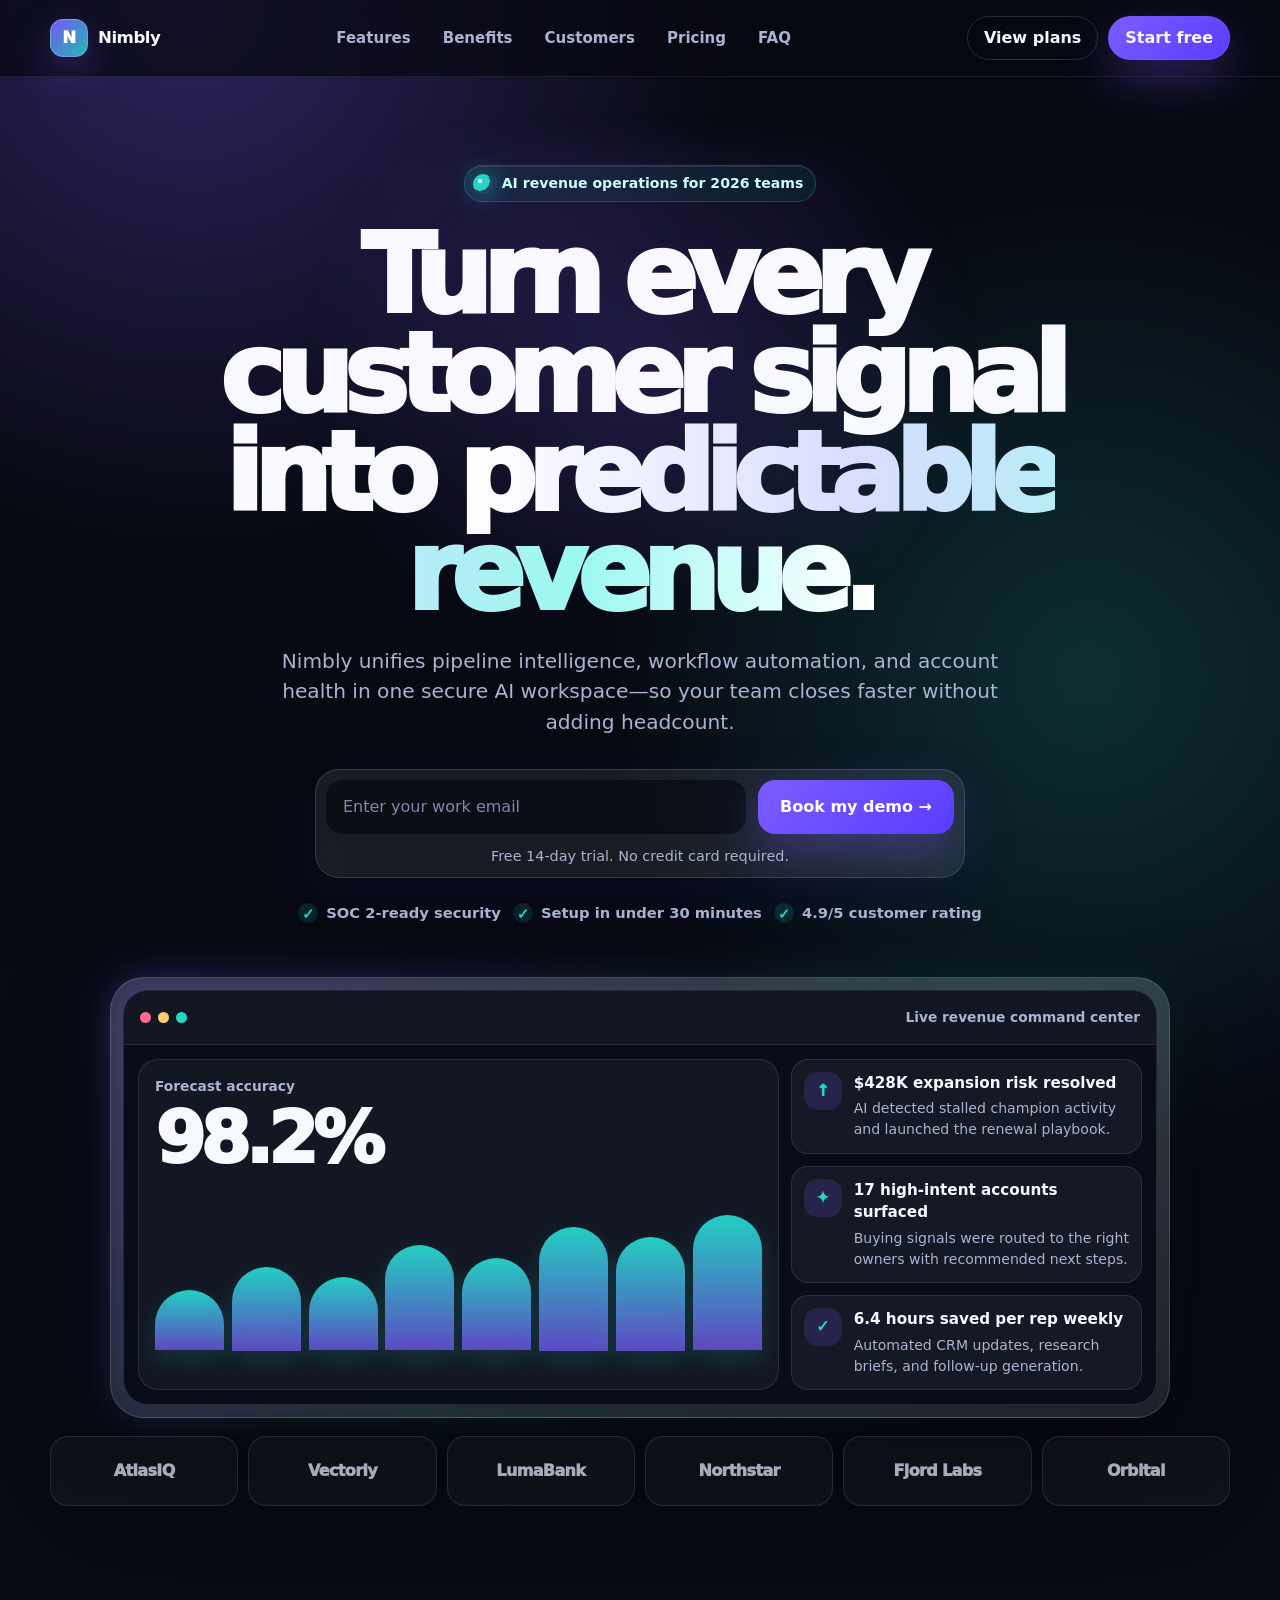
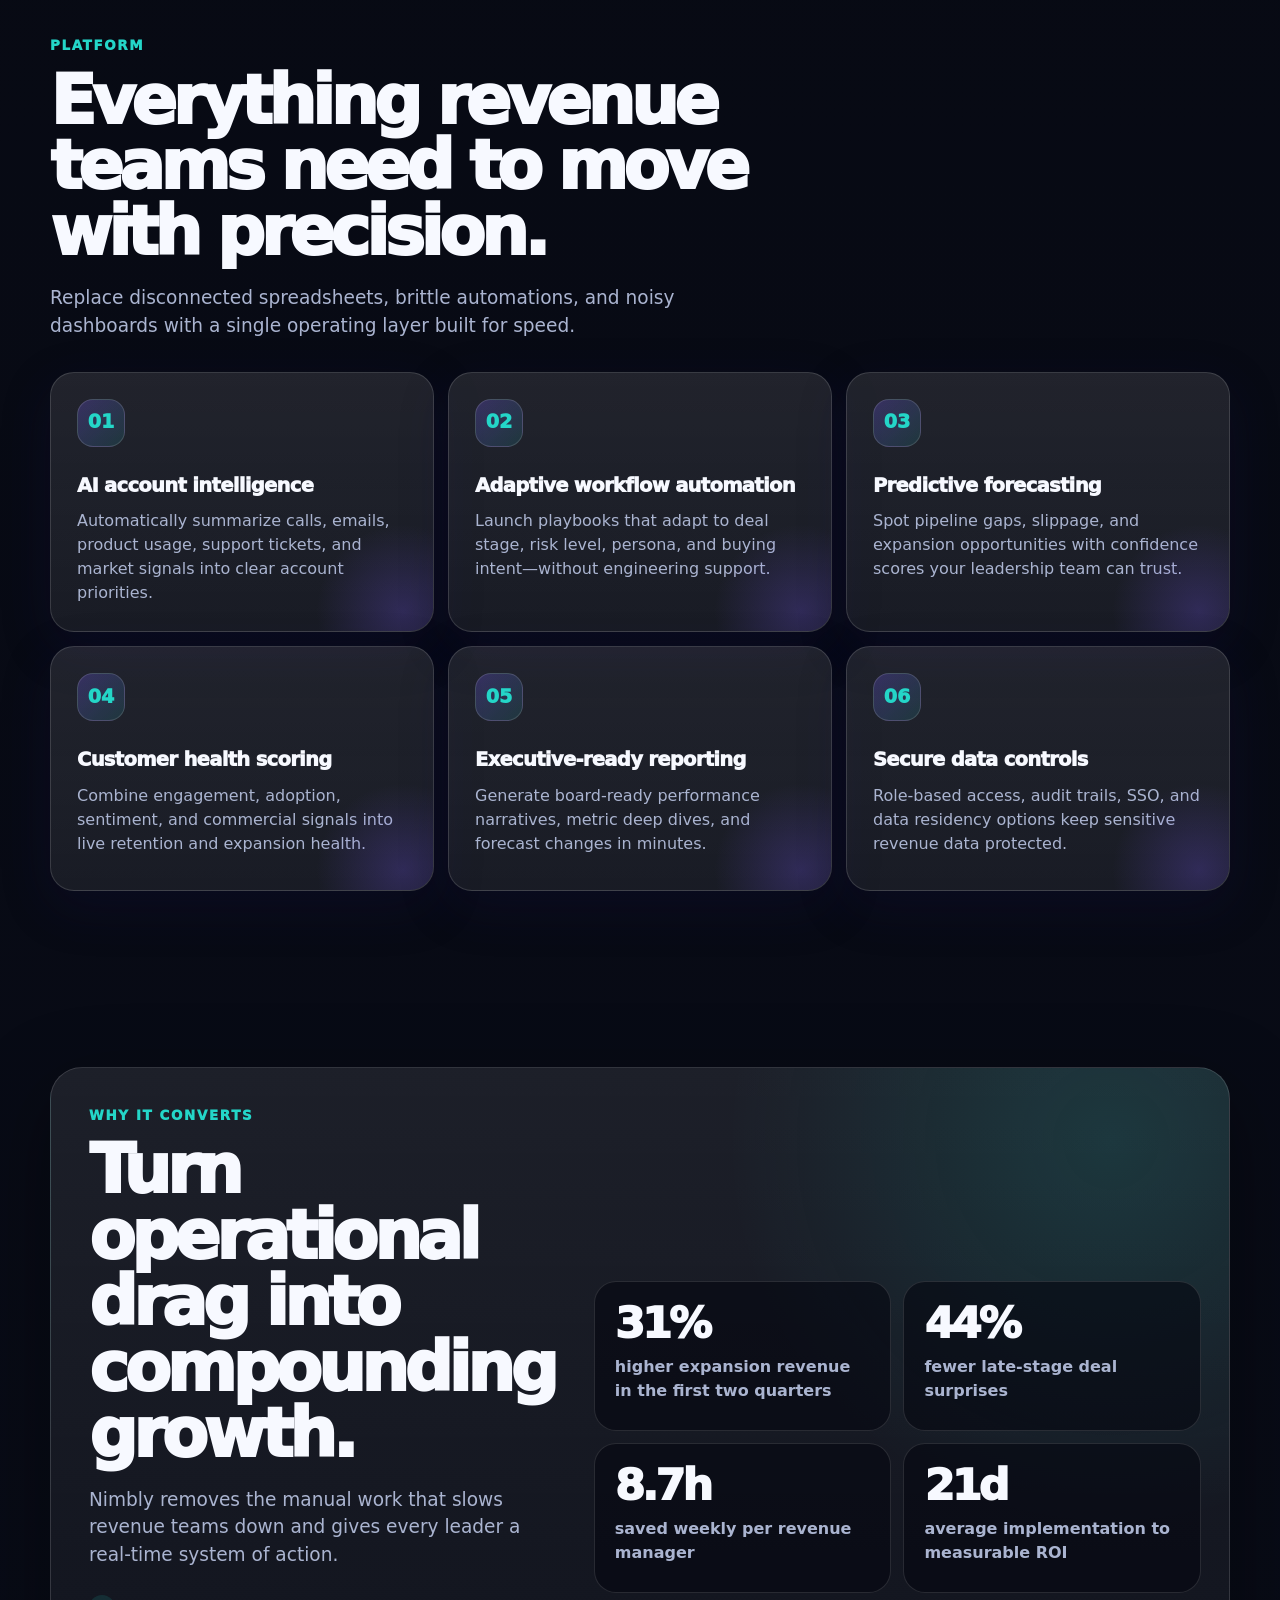
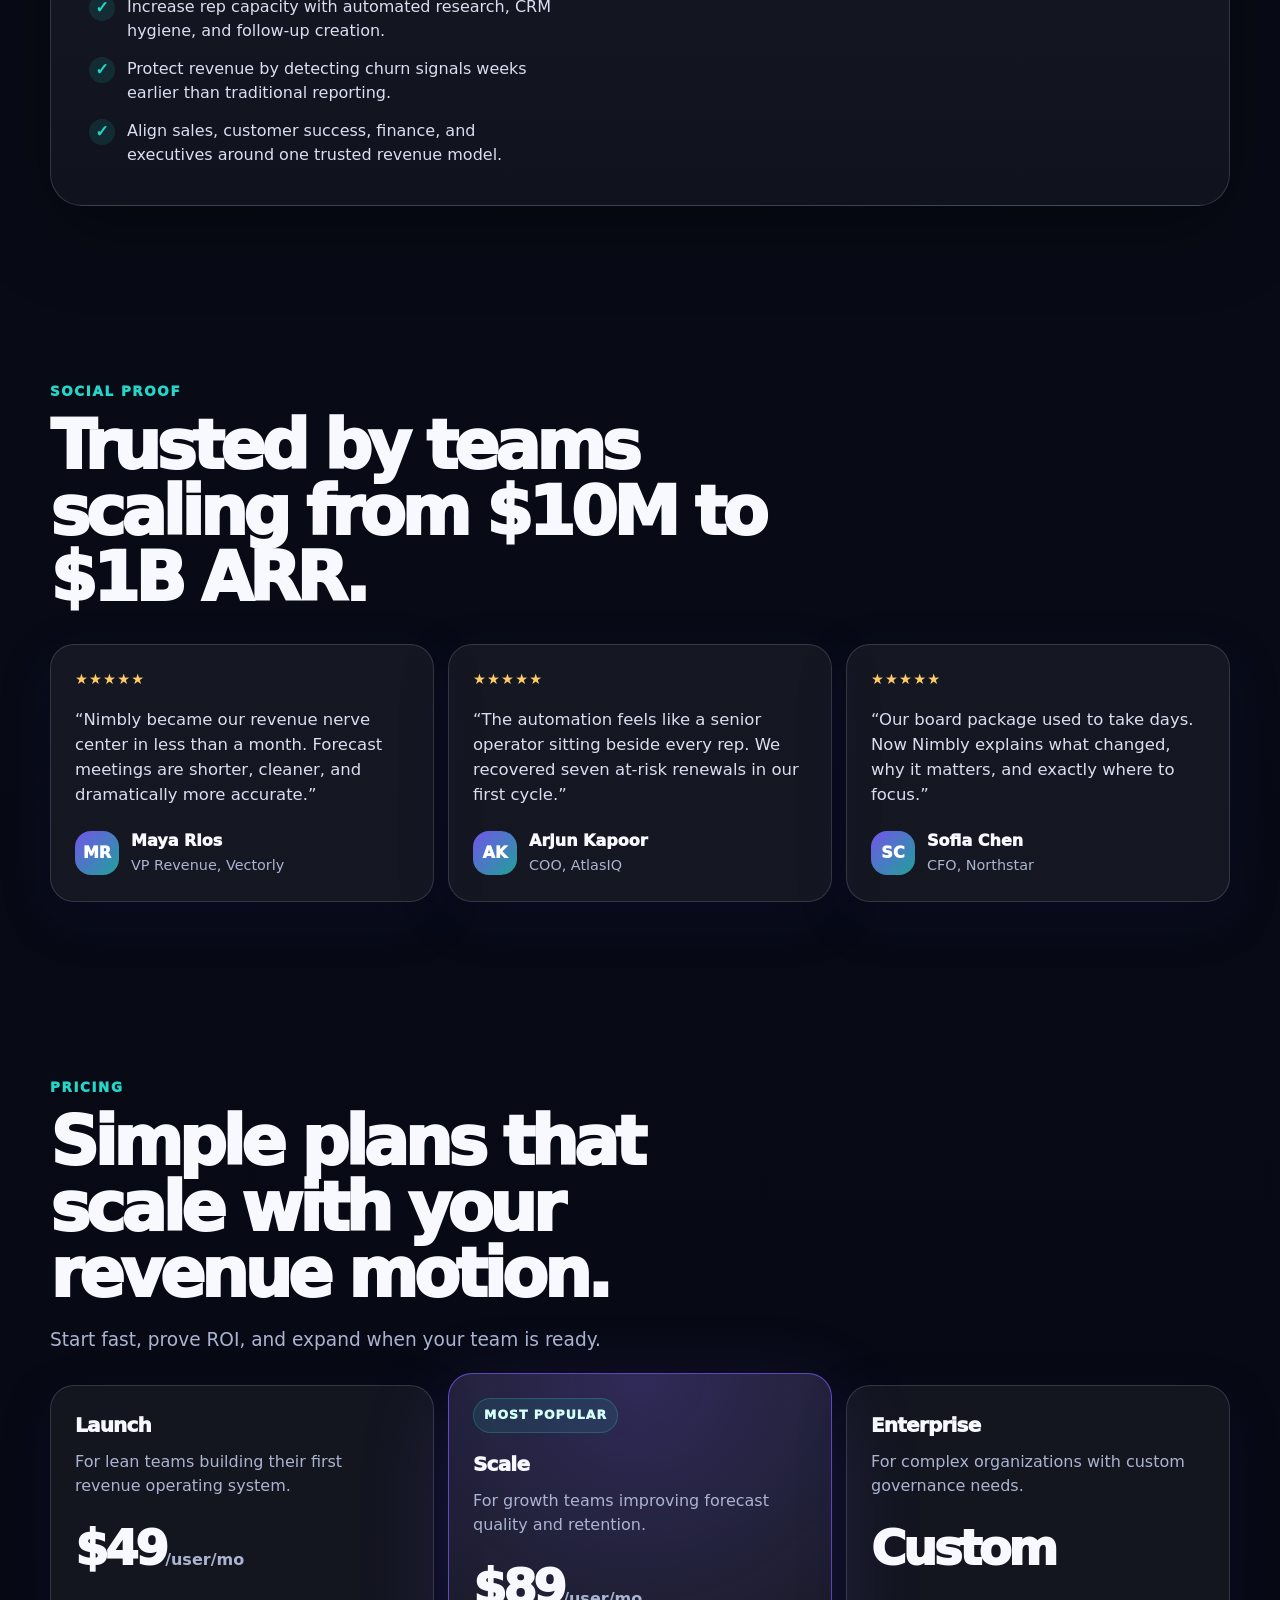
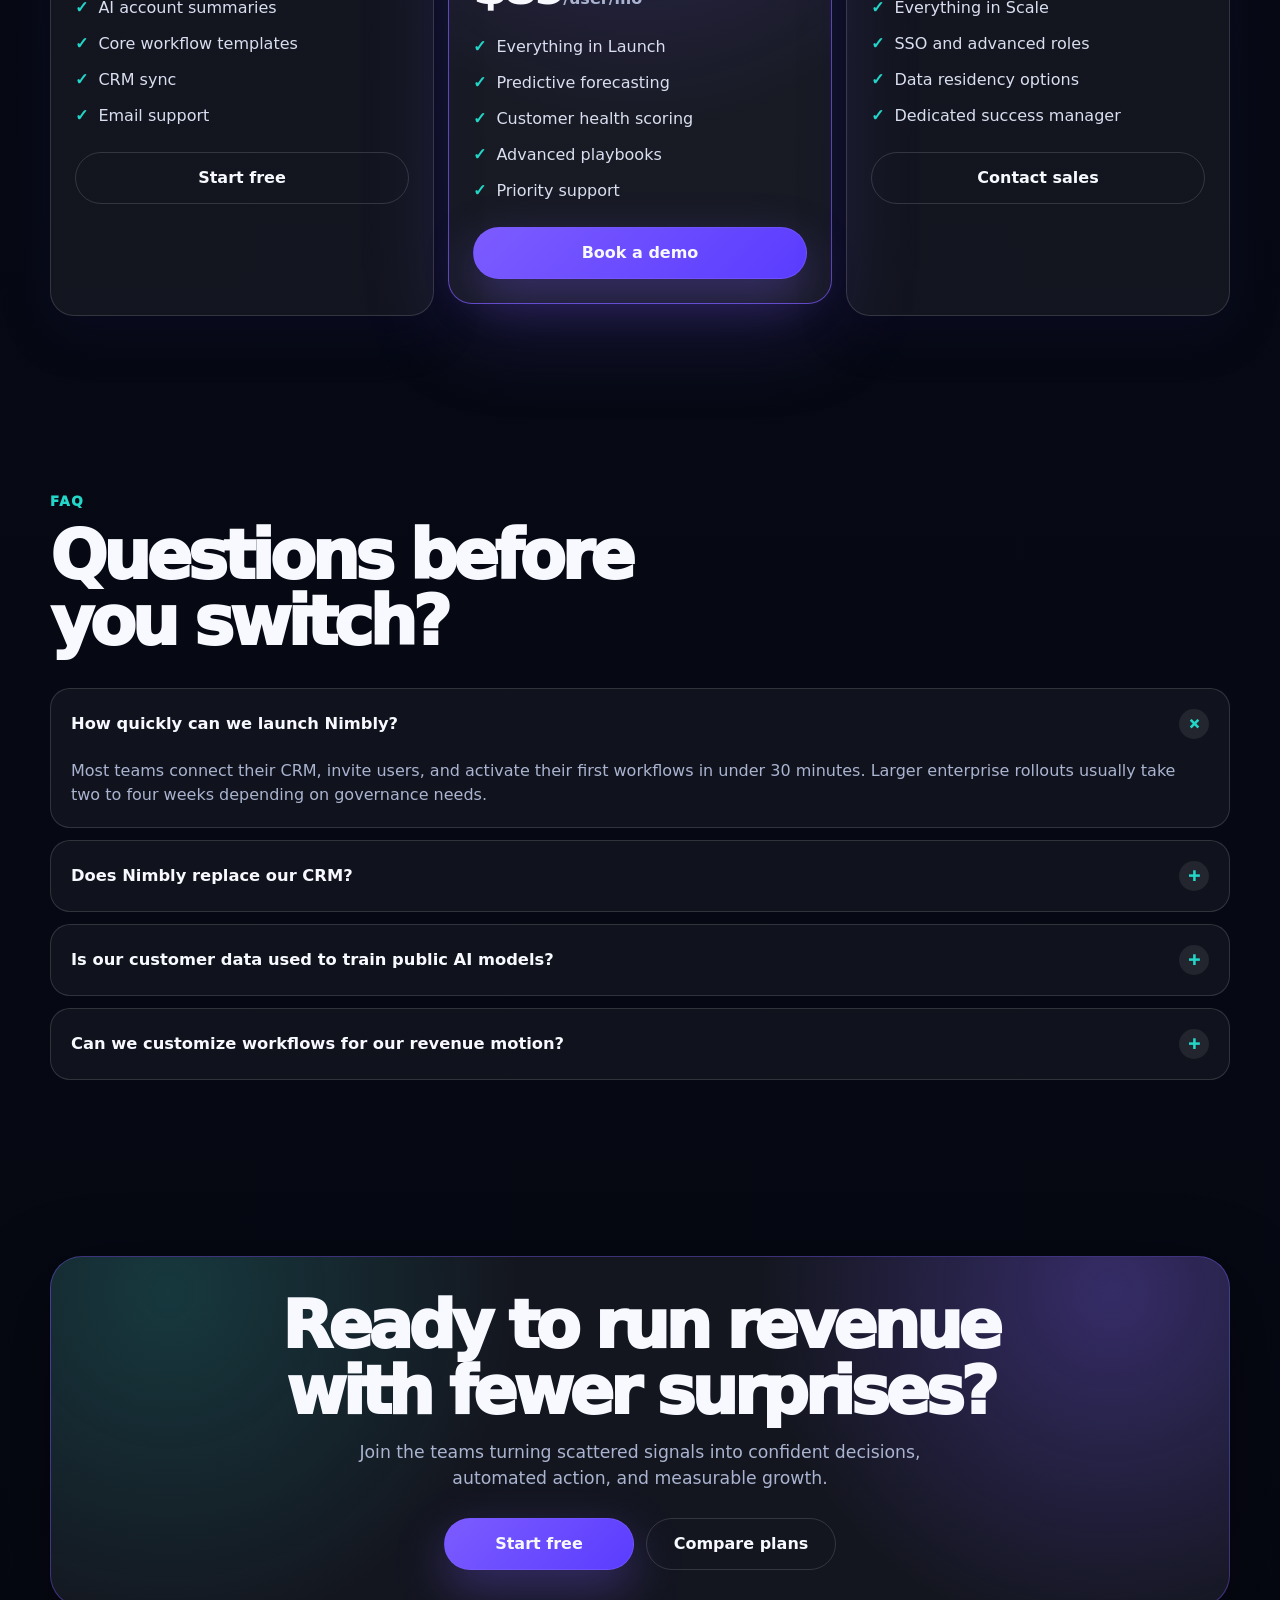
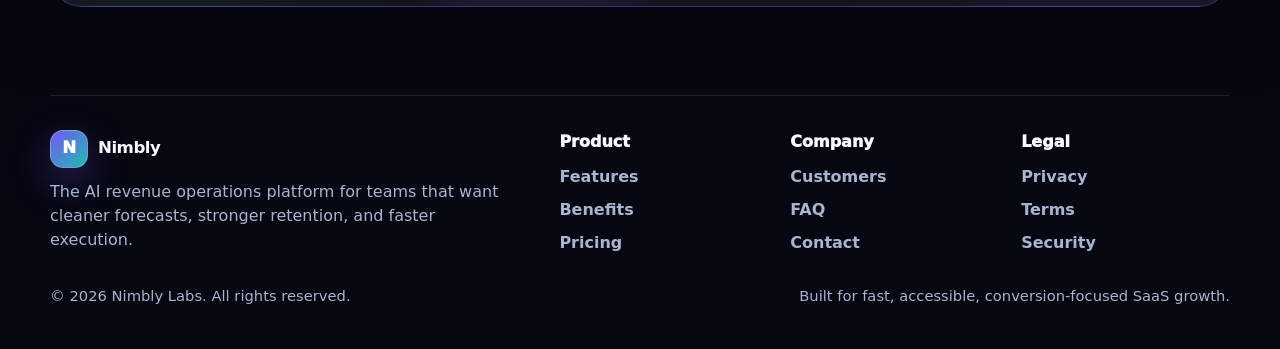
<file: page-3.html>
<!DOCTYPE html>
<html lang="en">
<head>
  <meta charset="utf-8" />
  <meta name="viewport" content="width=device-width, initial-scale=1" />
  <meta name="description" content="Nimbly is a premium SaaS operating system for automated revenue teams, combining AI workflows, analytics, and customer intelligence in one fast platform." />
  <title>Nimbly — AI Revenue Operations Platform</title>

  <style>
    .saas26-x9k-page {
      --saas26-x9k-bg: #070912;
      --saas26-x9k-bg-soft: #0c1020;
      --saas26-x9k-surface: rgba(255, 255, 255, 0.07);
      --saas26-x9k-surface-strong: rgba(255, 255, 255, 0.11);
      --saas26-x9k-border: rgba(255, 255, 255, 0.14);
      --saas26-x9k-border-strong: rgba(255, 255, 255, 0.22);
      --saas26-x9k-text: #f7f9ff;
      --saas26-x9k-text-muted: #aab4d0;
      --saas26-x9k-text-soft: #d9def0;
      --saas26-x9k-accent: #7c5cff;
      --saas26-x9k-accent-2: #24d6c8;
      --saas26-x9k-accent-3: #ffcc66;
      --saas26-x9k-danger: #ff6b8b;
      --saas26-x9k-shadow: 0 24px 80px rgba(0, 0, 0, 0.36);
      --saas26-x9k-shadow-soft: 0 16px 50px rgba(20, 18, 70, 0.24);
      --saas26-x9k-radius-xl: 32px;
      --saas26-x9k-radius-lg: 24px;
      --saas26-x9k-radius-md: 18px;
      --saas26-x9k-radius-sm: 12px;
      --saas26-x9k-max: 1180px;
      --saas26-x9k-header-height: 76px;
      margin: 0;
      min-height: 100vh;
      background:
        radial-gradient(circle at 15% 0%, rgba(124, 92, 255, 0.32), transparent 34rem),
        radial-gradient(circle at 85% 10%, rgba(36, 214, 200, 0.18), transparent 30rem),
        linear-gradient(180deg, #070912 0%, #080b16 52%, #050711 100%);
      color: var(--saas26-x9k-text);
      font-family: Inter, ui-sans-serif, system-ui, -apple-system, BlinkMacSystemFont, "Segoe UI", sans-serif;
      line-height: 1.5;
      text-rendering: optimizeLegibility;
      -webkit-font-smoothing: antialiased;
      overflow-x: hidden;
    }

    .saas26-x9k-page *,
    .saas26-x9k-page *::before,
    .saas26-x9k-page *::after {
      box-sizing: border-box;
    }

    .saas26-x9k-skiplink {
      position: fixed;
      top: 12px;
      left: 12px;
      z-index: 9999;
      transform: translateY(-140%);
      padding: 12px 16px;
      border-radius: var(--saas26-x9k-radius-sm);
      background: var(--saas26-x9k-text);
      color: var(--saas26-x9k-bg);
      font-weight: 800;
      text-decoration: none;
      transition: transform 180ms ease;
    }

    .saas26-x9k-skiplink:focus {
      transform: translateY(0);
      outline: 3px solid var(--saas26-x9k-accent-2);
      outline-offset: 3px;
    }

    .saas26-x9k-sitechrome {
      position: sticky;
      top: 0;
      z-index: 1000;
      min-height: var(--saas26-x9k-header-height);
      border-bottom: 1px solid rgba(255, 255, 255, 0.08);
      background: rgba(7, 9, 18, 0.74);
      backdrop-filter: blur(18px);
    }

    .saas26-x9k-sitechrome__inner {
      display: flex;
      align-items: center;
      justify-content: space-between;
      gap: 18px;
      width: min(100% - 32px, var(--saas26-x9k-max));
      min-height: var(--saas26-x9k-header-height);
      margin-inline: auto;
    }

    .saas26-x9k-brandmark {
      display: inline-flex;
      align-items: center;
      gap: 10px;
      color: var(--saas26-x9k-text);
      text-decoration: none;
      font-size: 1.04rem;
      font-weight: 850;
      letter-spacing: -0.03em;
      white-space: nowrap;
    }

    .saas26-x9k-brandmark__glyph {
      display: grid;
      place-items: center;
      width: 38px;
      height: 38px;
      border: 1px solid rgba(255, 255, 255, 0.22);
      border-radius: 13px;
      background:
        linear-gradient(135deg, rgba(124, 92, 255, 0.95), rgba(36, 214, 200, 0.85)),
        rgba(255, 255, 255, 0.06);
      box-shadow: 0 14px 38px rgba(124, 92, 255, 0.34);
      color: white;
      font-weight: 950;
    }

    .saas26-x9k-navigation {
      display: none;
      align-items: center;
      gap: 6px;
    }

    .saas26-x9k-navigation__link {
      display: inline-flex;
      align-items: center;
      min-height: 42px;
      padding: 0 13px;
      border-radius: 999px;
      color: var(--saas26-x9k-text-muted);
      font-size: 0.94rem;
      font-weight: 700;
      text-decoration: none;
      transition: color 180ms ease, background 180ms ease;
    }

    .saas26-x9k-navigation__link:hover,
    .saas26-x9k-navigation__link:focus-visible {
      background: rgba(255, 255, 255, 0.08);
      color: var(--saas26-x9k-text);
      outline: none;
    }

    .saas26-x9k-headeractions {
      display: none;
      align-items: center;
      gap: 10px;
    }

    .saas26-x9k-menutoggle {
      display: inline-grid;
      place-items: center;
      width: 44px;
      height: 44px;
      border: 1px solid var(--saas26-x9k-border);
      border-radius: 14px;
      background: rgba(255, 255, 255, 0.06);
      color: var(--saas26-x9k-text);
      cursor: pointer;
    }

    .saas26-x9k-menutoggle:focus-visible {
      outline: 3px solid rgba(36, 214, 200, 0.55);
      outline-offset: 3px;
    }

    .saas26-x9k-menutoggle__lines {
      width: 20px;
      height: 14px;
      position: relative;
    }

    .saas26-x9k-menutoggle__lines::before,
    .saas26-x9k-menutoggle__lines::after,
    .saas26-x9k-menutoggle__bar {
      content: "";
      position: absolute;
      left: 0;
      width: 20px;
      height: 2px;
      border-radius: 999px;
      background: currentColor;
    }

    .saas26-x9k-menutoggle__lines::before {
      top: 0;
    }

    .saas26-x9k-menutoggle__bar {
      top: 6px;
    }

    .saas26-x9k-menutoggle__lines::after {
      bottom: 0;
    }

    .saas26-x9k-mobilepanel {
      display: none;
      width: min(100% - 32px, var(--saas26-x9k-max));
      margin: 0 auto 16px;
      padding: 14px;
      border: 1px solid var(--saas26-x9k-border);
      border-radius: 22px;
      background: rgba(12, 16, 32, 0.96);
      box-shadow: var(--saas26-x9k-shadow);
    }

    .saas26-x9k-mobilepanel--revealed {
      display: block;
      animation: saas26-x9k-paneldrop 180ms ease both;
    }

    .saas26-x9k-mobilepanel__link {
      display: flex;
      align-items: center;
      min-height: 46px;
      padding: 0 12px;
      border-radius: 14px;
      color: var(--saas26-x9k-text-soft);
      font-weight: 750;
      text-decoration: none;
    }

    .saas26-x9k-mobilepanel__link:hover,
    .saas26-x9k-mobilepanel__link:focus-visible {
      background: rgba(255, 255, 255, 0.08);
      color: white;
      outline: none;
    }

    .saas26-x9k-actionlink {
      display: inline-flex;
      align-items: center;
      justify-content: center;
      gap: 9px;
      min-height: 44px;
      padding: 0 16px;
      border: 1px solid var(--saas26-x9k-border);
      border-radius: 999px;
      color: var(--saas26-x9k-text);
      font-weight: 800;
      text-decoration: none;
      transition: transform 180ms ease, background 180ms ease, border-color 180ms ease, box-shadow 180ms ease;
    }

    .saas26-x9k-actionlink:hover,
    .saas26-x9k-actionlink:focus-visible {
      transform: translateY(-1px);
      border-color: var(--saas26-x9k-border-strong);
      background: rgba(255, 255, 255, 0.08);
      outline: none;
    }

    .saas26-x9k-actionlink--glow {
      border-color: rgba(124, 92, 255, 0.55);
      background: linear-gradient(135deg, var(--saas26-x9k-accent), #5a3cff);
      box-shadow: 0 18px 48px rgba(124, 92, 255, 0.34);
    }

    .saas26-x9k-actionlink--glow:hover,
    .saas26-x9k-actionlink--glow:focus-visible {
      background: linear-gradient(135deg, #8e73ff, #654bff);
      box-shadow: 0 22px 58px rgba(124, 92, 255, 0.44);
    }

    .saas26-x9k-actionlink--wide {
      width: 100%;
      min-height: 52px;
    }

    .saas26-x9k-mainarea {
      overflow: hidden;
    }

    .saas26-x9k-heroarea {
      position: relative;
      padding: 68px 0 42px;
    }

    .saas26-x9k-heroarea::before {
      content: "";
      position: absolute;
      inset: 70px auto auto 50%;
      width: min(900px, 94vw);
      height: 420px;
      transform: translateX(-50%);
      border-radius: 999px;
      background: radial-gradient(circle, rgba(124, 92, 255, 0.22), transparent 66%);
      filter: blur(18px);
      pointer-events: none;
    }

    .saas26-x9k-heroarea__inner {
      position: relative;
      width: min(100% - 32px, var(--saas26-x9k-max));
      margin-inline: auto;
      text-align: center;
    }

    .saas26-x9k-eyebrow {
      display: inline-flex;
      align-items: center;
      gap: 9px;
      padding: 7px 12px 7px 8px;
      border: 1px solid rgba(36, 214, 200, 0.26);
      border-radius: 999px;
      background: rgba(36, 214, 200, 0.08);
      color: #ccfffb;
      font-size: 0.88rem;
      font-weight: 850;
      box-shadow: inset 0 1px 0 rgba(255, 255, 255, 0.08);
    }

    .saas26-x9k-eyebrow__dot {
      width: 20px;
      height: 20px;
      border-radius: 999px;
      background: radial-gradient(circle at 35% 35%, white 0 11%, var(--saas26-x9k-accent-2) 12% 52%, rgba(36, 214, 200, 0.2) 53%);
      box-shadow: 0 0 22px rgba(36, 214, 200, 0.6);
    }

    .saas26-x9k-heroarea__heading {
      max-width: 980px;
      margin: 24px auto 0;
      font-size: clamp(3.05rem, 11vw, 6.8rem);
      line-height: 0.91;
      letter-spacing: -0.085em;
      font-weight: 950;
    }

    .saas26-x9k-heroarea__gradienttext {
      background: linear-gradient(90deg, #ffffff 0%, #d9ddff 38%, #9bf8f1 72%, #ffffff 100%);
      -webkit-background-clip: text;
      background-clip: text;
      color: transparent;
    }

    .saas26-x9k-heroarea__summary {
      max-width: 720px;
      margin: 24px auto 0;
      color: var(--saas26-x9k-text-muted);
      font-size: clamp(1.05rem, 2vw, 1.26rem);
    }

    .saas26-x9k-herocapture {
      display: grid;
      gap: 12px;
      max-width: 650px;
      margin: 32px auto 0;
      padding: 10px;
      border: 1px solid var(--saas26-x9k-border);
      border-radius: 24px;
      background: rgba(255, 255, 255, 0.08);
      box-shadow: var(--saas26-x9k-shadow-soft);
      backdrop-filter: blur(16px);
    }

    .saas26-x9k-herocapture__label {
      position: absolute;
      width: 1px;
      height: 1px;
      overflow: hidden;
      clip: rect(0 0 0 0);
      white-space: nowrap;
    }

    .saas26-x9k-herocapture__input {
      width: 100%;
      min-height: 54px;
      border: 1px solid transparent;
      border-radius: 17px;
      background: rgba(4, 6, 13, 0.62);
      color: var(--saas26-x9k-text);
      font: inherit;
      font-size: 1rem;
      padding: 0 16px;
      outline: none;
    }

    .saas26-x9k-herocapture__input::placeholder {
      color: #7f89a8;
    }

    .saas26-x9k-herocapture__input:focus {
      border-color: rgba(36, 214, 200, 0.62);
      box-shadow: 0 0 0 4px rgba(36, 214, 200, 0.12);
    }

    .saas26-x9k-herocapture__submit {
      display: inline-flex;
      align-items: center;
      justify-content: center;
      gap: 9px;
      min-height: 54px;
      border: 0;
      border-radius: 17px;
      background: linear-gradient(135deg, var(--saas26-x9k-accent), #5a3cff);
      color: white;
      font: inherit;
      font-weight: 900;
      cursor: pointer;
      box-shadow: 0 18px 48px rgba(124, 92, 255, 0.34);
      transition: transform 180ms ease, box-shadow 180ms ease;
    }

    .saas26-x9k-herocapture__submit:hover,
    .saas26-x9k-herocapture__submit:focus-visible {
      transform: translateY(-1px);
      box-shadow: 0 22px 58px rgba(124, 92, 255, 0.46);
      outline: none;
    }

    .saas26-x9k-herocapture__notice {
      grid-column: 1 / -1;
      min-height: 20px;
      margin: 0;
      color: var(--saas26-x9k-text-muted);
      font-size: 0.9rem;
    }

    .saas26-x9k-trustrow {
      display: flex;
      flex-wrap: wrap;
      justify-content: center;
      gap: 12px;
      margin: 24px auto 0;
      padding: 0;
      list-style: none;
      color: var(--saas26-x9k-text-muted);
      font-size: 0.92rem;
      font-weight: 750;
    }

    .saas26-x9k-trustrow__item {
      display: inline-flex;
      align-items: center;
      gap: 8px;
    }

    .saas26-x9k-trustrow__check {
      display: inline-grid;
      place-items: center;
      width: 20px;
      height: 20px;
      border-radius: 999px;
      background: rgba(36, 214, 200, 0.13);
      color: var(--saas26-x9k-accent-2);
      font-weight: 950;
    }

    .saas26-x9k-productframe {
      position: relative;
      width: min(100% - 32px, 1060px);
      margin: 52px auto 0;
      padding: 12px;
      border: 1px solid rgba(255, 255, 255, 0.16);
      border-radius: 34px;
      background:
        linear-gradient(180deg, rgba(255, 255, 255, 0.12), rgba(255, 255, 255, 0.05)),
        rgba(255, 255, 255, 0.05);
      box-shadow: 0 42px 110px rgba(0, 0, 0, 0.45);
      text-align: left;
    }

    .saas26-x9k-productframe::before {
      content: "";
      position: absolute;
      inset: -1px;
      z-index: -1;
      border-radius: inherit;
      background: linear-gradient(135deg, rgba(124, 92, 255, 0.55), rgba(36, 214, 200, 0.2), transparent);
      opacity: 0.58;
      filter: blur(18px);
    }

    .saas26-x9k-dashboard {
      overflow: hidden;
      border: 1px solid rgba(255, 255, 255, 0.12);
      border-radius: 25px;
      background: #090d1a;
    }

    .saas26-x9k-dashboard__topbar {
      display: flex;
      align-items: center;
      justify-content: space-between;
      gap: 12px;
      min-height: 54px;
      padding: 0 16px;
      border-bottom: 1px solid rgba(255, 255, 255, 0.1);
      background: rgba(255, 255, 255, 0.04);
    }

    .saas26-x9k-dashboard__dots {
      display: flex;
      gap: 7px;
    }

    .saas26-x9k-dashboard__dot {
      width: 11px;
      height: 11px;
      border-radius: 999px;
      background: rgba(255, 255, 255, 0.24);
    }

    .saas26-x9k-dashboard__dot:nth-child(1) {
      background: #ff6b8b;
    }

    .saas26-x9k-dashboard__dot:nth-child(2) {
      background: #ffcc66;
    }

    .saas26-x9k-dashboard__dot:nth-child(3) {
      background: #24d6c8;
    }

    .saas26-x9k-dashboard__status {
      color: var(--saas26-x9k-text-muted);
      font-size: 0.86rem;
      font-weight: 800;
    }

    .saas26-x9k-dashboard__layout {
      display: grid;
      gap: 12px;
      padding: 14px;
    }

    .saas26-x9k-dashboard__panel {
      border: 1px solid rgba(255, 255, 255, 0.1);
      border-radius: 20px;
      background: rgba(255, 255, 255, 0.045);
      padding: 16px;
    }

    .saas26-x9k-dashboard__metriclabel {
      margin: 0;
      color: var(--saas26-x9k-text-muted);
      font-size: 0.86rem;
      font-weight: 800;
    }

    .saas26-x9k-dashboard__metricvalue {
      margin: 8px 0 0;
      font-size: clamp(2rem, 8vw, 4.5rem);
      line-height: 0.95;
      letter-spacing: -0.07em;
      font-weight: 950;
    }

    .saas26-x9k-dashboard__chart {
      display: flex;
      align-items: end;
      gap: 8px;
      height: 160px;
      margin-top: 18px;
      padding-top: 16px;
    }

    .saas26-x9k-dashboard__bar {
      flex: 1;
      min-width: 14px;
      border-radius: 999px 999px 6px 6px;
      background: linear-gradient(180deg, rgba(36, 214, 200, 0.96), rgba(124, 92, 255, 0.72));
      box-shadow: 0 10px 24px rgba(36, 214, 200, 0.16);
      transform-origin: bottom;
      animation: saas26-x9k-bargrow 900ms ease both;
    }

    .saas26-x9k-dashboard__sidebar {
      display: grid;
      gap: 12px;
    }

    .saas26-x9k-dashboard__insight {
      display: flex;
      gap: 12px;
      align-items: flex-start;
      padding: 12px;
      border: 1px solid rgba(255, 255, 255, 0.1);
      border-radius: 17px;
      background: rgba(255, 255, 255, 0.05);
    }

    .saas26-x9k-dashboard__spark {
      flex: 0 0 auto;
      width: 38px;
      height: 38px;
      border-radius: 14px;
      background: rgba(124, 92, 255, 0.16);
      color: var(--saas26-x9k-accent-2);
      display: grid;
      place-items: center;
      font-weight: 950;
    }

    .saas26-x9k-dashboard__insighttitle {
      margin: 0;
      color: var(--saas26-x9k-text);
      font-size: 0.95rem;
      font-weight: 900;
    }

    .saas26-x9k-dashboard__insightcopy {
      margin: 4px 0 0;
      color: var(--saas26-x9k-text-muted);
      font-size: 0.88rem;
    }

    .saas26-x9k-sectionblock {
      width: min(100% - 32px, var(--saas26-x9k-max));
      margin-inline: auto;
      padding: 72px 0;
    }

    .saas26-x9k-sectionblock__intro {
      max-width: 720px;
      margin-bottom: 32px;
    }

    .saas26-x9k-sectionblock__kicker {
      margin: 0 0 12px;
      color: var(--saas26-x9k-accent-2);
      font-size: 0.84rem;
      font-weight: 950;
      letter-spacing: 0.12em;
      text-transform: uppercase;
    }

    .saas26-x9k-sectionblock__heading {
      margin: 0;
      font-size: clamp(2.1rem, 6vw, 4.2rem);
      line-height: 0.98;
      letter-spacing: -0.065em;
      font-weight: 950;
    }

    .saas26-x9k-sectionblock__copy {
      margin: 18px 0 0;
      color: var(--saas26-x9k-text-muted);
      font-size: clamp(1rem, 2vw, 1.16rem);
    }

    .saas26-x9k-logostrip {
      display: grid;
      grid-template-columns: repeat(2, minmax(0, 1fr));
      gap: 10px;
      margin-top: 18px;
    }

    .saas26-x9k-logostrip__name {
      display: grid;
      place-items: center;
      min-height: 70px;
      border: 1px solid var(--saas26-x9k-border);
      border-radius: 18px;
      background: rgba(255, 255, 255, 0.045);
      color: #d5dbed;
      font-weight: 950;
      letter-spacing: -0.04em;
      opacity: 0.78;
    }

    .saas26-x9k-featuregrid {
      display: grid;
      gap: 14px;
      margin-top: 28px;
    }

    .saas26-x9k-featuretile {
      position: relative;
      overflow: hidden;
      min-height: 245px;
      padding: 22px;
      border: 1px solid var(--saas26-x9k-border);
      border-radius: var(--saas26-x9k-radius-lg);
      background:
        linear-gradient(180deg, rgba(255, 255, 255, 0.075), rgba(255, 255, 255, 0.035)),
        rgba(255, 255, 255, 0.035);
      box-shadow: var(--saas26-x9k-shadow-soft);
      transition: transform 220ms ease, border-color 220ms ease, background 220ms ease;
    }

    .saas26-x9k-featuretile:hover {
      transform: translateY(-4px);
      border-color: rgba(36, 214, 200, 0.34);
      background:
        linear-gradient(180deg, rgba(255, 255, 255, 0.105), rgba(255, 255, 255, 0.045)),
        rgba(255, 255, 255, 0.045);
    }

    .saas26-x9k-featuretile::after {
      content: "";
      position: absolute;
      right: -60px;
      bottom: -70px;
      width: 180px;
      height: 180px;
      border-radius: 999px;
      background: radial-gradient(circle, rgba(124, 92, 255, 0.23), transparent 68%);
      pointer-events: none;
    }

    .saas26-x9k-featuretile__icon {
      display: grid;
      place-items: center;
      width: 48px;
      height: 48px;
      border: 1px solid rgba(255, 255, 255, 0.14);
      border-radius: 16px;
      background: linear-gradient(135deg, rgba(124, 92, 255, 0.26), rgba(36, 214, 200, 0.12));
      color: var(--saas26-x9k-accent-2);
      font-size: 1.2rem;
      font-weight: 950;
    }

    .saas26-x9k-featuretile__headline {
      position: relative;
      margin: 28px 0 0;
      font-size: 1.22rem;
      line-height: 1.15;
      letter-spacing: -0.035em;
      font-weight: 950;
    }

    .saas26-x9k-featuretile__description {
      position: relative;
      margin: 12px 0 0;
      color: var(--saas26-x9k-text-muted);
    }

    .saas26-x9k-benefitpanel {
      display: grid;
      gap: 18px;
      align-items: center;
      padding: 18px;
      border: 1px solid var(--saas26-x9k-border);
      border-radius: var(--saas26-x9k-radius-xl);
      background:
        radial-gradient(circle at 90% 10%, rgba(36, 214, 200, 0.14), transparent 24rem),
        linear-gradient(180deg, rgba(255, 255, 255, 0.085), rgba(255, 255, 255, 0.035));
      box-shadow: var(--saas26-x9k-shadow);
    }

    .saas26-x9k-benefitpanel__textzone {
      padding: 10px;
    }

    .saas26-x9k-benefitlist {
      display: grid;
      gap: 14px;
      margin: 26px 0 0;
      padding: 0;
      list-style: none;
    }

    .saas26-x9k-benefitlist__item {
      display: flex;
      gap: 12px;
      align-items: flex-start;
      color: var(--saas26-x9k-text-soft);
    }

    .saas26-x9k-benefitlist__mark {
      display: grid;
      place-items: center;
      flex: 0 0 auto;
      width: 26px;
      height: 26px;
      border-radius: 999px;
      background: rgba(36, 214, 200, 0.12);
      color: var(--saas26-x9k-accent-2);
      font-weight: 950;
    }

    .saas26-x9k-benefitvisual {
      display: grid;
      gap: 12px;
    }

    .saas26-x9k-benefitvisual__row {
      display: grid;
      grid-template-columns: 1fr;
      gap: 12px;
    }

    .saas26-x9k-benefitmetric {
      min-height: 150px;
      padding: 20px;
      border: 1px solid rgba(255, 255, 255, 0.12);
      border-radius: 22px;
      background: rgba(5, 7, 17, 0.62);
    }

    .saas26-x9k-benefitmetric__value {
      margin: 0;
      font-size: 2.7rem;
      line-height: 1;
      letter-spacing: -0.07em;
      font-weight: 950;
    }

    .saas26-x9k-benefitmetric__caption {
      margin: 10px 0 0;
      color: var(--saas26-x9k-text-muted);
      font-weight: 750;
    }

    .saas26-x9k-testimonialgrid {
      display: grid;
      gap: 14px;
      margin-top: 28px;
    }

    .saas26-x9k-quoteunit {
      padding: 24px;
      border: 1px solid var(--saas26-x9k-border);
      border-radius: var(--saas26-x9k-radius-lg);
      background: rgba(255, 255, 255, 0.055);
      box-shadow: var(--saas26-x9k-shadow-soft);
    }

    .saas26-x9k-quoteunit__stars {
      color: var(--saas26-x9k-accent-3);
      letter-spacing: 0.08em;
      font-size: 0.9rem;
    }

    .saas26-x9k-quoteunit__copy {
      margin: 18px 0 0;
      color: var(--saas26-x9k-text-soft);
      font-size: 1.03rem;
    }

    .saas26-x9k-quoteunit__person {
      display: flex;
      align-items: center;
      gap: 12px;
      margin-top: 22px;
    }

    .saas26-x9k-quoteunit__avatar {
      display: grid;
      place-items: center;
      width: 44px;
      height: 44px;
      border-radius: 16px;
      background: linear-gradient(135deg, rgba(124, 92, 255, 0.9), rgba(36, 214, 200, 0.72));
      color: white;
      font-weight: 950;
    }

    .saas26-x9k-quoteunit__name {
      margin: 0;
      font-weight: 950;
    }

    .saas26-x9k-quoteunit__role {
      margin: 2px 0 0;
      color: var(--saas26-x9k-text-muted);
      font-size: 0.9rem;
    }

    .saas26-x9k-pricinglayout {
      display: grid;
      gap: 14px;
      margin-top: 30px;
    }

    .saas26-x9k-priceoption {
      position: relative;
      display: flex;
      flex-direction: column;
      padding: 24px;
      border: 1px solid var(--saas26-x9k-border);
      border-radius: var(--saas26-x9k-radius-lg);
      background: rgba(255, 255, 255, 0.052);
      box-shadow: var(--saas26-x9k-shadow-soft);
    }

    .saas26-x9k-priceoption--highlighted {
      border-color: rgba(124, 92, 255, 0.7);
      background:
        radial-gradient(circle at 50% 0%, rgba(124, 92, 255, 0.24), transparent 22rem),
        rgba(255, 255, 255, 0.07);
      box-shadow: 0 28px 90px rgba(124, 92, 255, 0.18);
    }

    .saas26-x9k-priceoption__badge {
      align-self: flex-start;
      margin-bottom: 16px;
      padding: 7px 10px;
      border: 1px solid rgba(36, 214, 200, 0.24);
      border-radius: 999px;
      background: rgba(36, 214, 200, 0.1);
      color: #d4fffb;
      font-size: 0.78rem;
      font-weight: 950;
      letter-spacing: 0.08em;
      text-transform: uppercase;
    }

    .saas26-x9k-priceoption__name {
      margin: 0;
      font-size: 1.25rem;
      letter-spacing: -0.04em;
      font-weight: 950;
    }

    .saas26-x9k-priceoption__summary {
      margin: 10px 0 0;
      color: var(--saas26-x9k-text-muted);
    }

    .saas26-x9k-priceoption__amount {
      margin: 26px 0 0;
      font-size: 3rem;
      line-height: 1;
      letter-spacing: -0.07em;
      font-weight: 950;
    }

    .saas26-x9k-priceoption__period {
      color: var(--saas26-x9k-text-muted);
      font-size: 1rem;
      letter-spacing: 0;
      font-weight: 750;
    }

    .saas26-x9k-priceoption__items {
      display: grid;
      gap: 12px;
      margin: 24px 0;
      padding: 0;
      list-style: none;
    }

    .saas26-x9k-priceoption__item {
      display: flex;
      gap: 10px;
      color: var(--saas26-x9k-text-soft);
    }

    .saas26-x9k-priceoption__check {
      color: var(--saas26-x9k-accent-2);
      font-weight: 950;
    }

    .saas26-x9k-faqstack {
      display: grid;
      gap: 12px;
      margin-top: 28px;
    }

    .saas26-x9k-faqunit {
      border: 1px solid var(--saas26-x9k-border);
      border-radius: 20px;
      background: rgba(255, 255, 255, 0.045);
      overflow: hidden;
    }

    .saas26-x9k-faqunit__trigger {
      display: flex;
      align-items: center;
      justify-content: space-between;
      gap: 20px;
      width: 100%;
      min-height: 70px;
      padding: 18px 20px;
      border: 0;
      background: transparent;
      color: var(--saas26-x9k-text);
      font: inherit;
      font-size: 1.02rem;
      font-weight: 900;
      text-align: left;
      cursor: pointer;
    }

    .saas26-x9k-faqunit__trigger:focus-visible {
      outline: 3px solid rgba(36, 214, 200, 0.5);
      outline-offset: -3px;
    }

    .saas26-x9k-faqunit__symbol {
      display: grid;
      place-items: center;
      flex: 0 0 auto;
      width: 30px;
      height: 30px;
      border-radius: 999px;
      background: rgba(255, 255, 255, 0.08);
      color: var(--saas26-x9k-accent-2);
      font-weight: 950;
      transition: transform 180ms ease;
    }

    .saas26-x9k-faqunit__trigger[aria-expanded="true"] .saas26-x9k-faqunit__symbol {
      transform: rotate(45deg);
    }

    .saas26-x9k-faqunit__panel {
      display: grid;
      grid-template-rows: 0fr;
      transition: grid-template-rows 220ms ease;
    }

    .saas26-x9k-faqunit__panel--visible {
      grid-template-rows: 1fr;
    }

    .saas26-x9k-faqunit__answerwrap {
      overflow: hidden;
    }

    .saas26-x9k-faqunit__answer {
      margin: 0;
      padding: 0 20px 20px;
      color: var(--saas26-x9k-text-muted);
    }

    .saas26-x9k-ctaband {
      position: relative;
      overflow: hidden;
      padding: 36px 22px;
      border: 1px solid rgba(124, 92, 255, 0.4);
      border-radius: var(--saas26-x9k-radius-xl);
      background:
        radial-gradient(circle at 10% 10%, rgba(36, 214, 200, 0.18), transparent 22rem),
        radial-gradient(circle at 90% 10%, rgba(124, 92, 255, 0.32), transparent 22rem),
        rgba(255, 255, 255, 0.06);
      text-align: center;
      box-shadow: var(--saas26-x9k-shadow);
    }

    .saas26-x9k-ctaband__heading {
      max-width: 760px;
      margin: 0 auto;
      font-size: clamp(2rem, 6vw, 4.1rem);
      line-height: 1;
      letter-spacing: -0.065em;
      font-weight: 950;
    }

    .saas26-x9k-ctaband__copy {
      max-width: 660px;
      margin: 16px auto 0;
      color: var(--saas26-x9k-text-muted);
      font-size: 1.08rem;
    }

    .saas26-x9k-ctaband__actions {
      display: flex;
      flex-direction: column;
      gap: 12px;
      max-width: 420px;
      margin: 26px auto 0;
    }

    .saas26-x9k-footerzone {
      width: min(100% - 32px, var(--saas26-x9k-max));
      margin-inline: auto;
      padding: 34px 0 42px;
      border-top: 1px solid rgba(255, 255, 255, 0.1);
    }

    .saas26-x9k-footerzone__grid {
      display: grid;
      gap: 22px;
    }

    .saas26-x9k-footerzone__copy {
      max-width: 460px;
      margin: 12px 0 0;
      color: var(--saas26-x9k-text-muted);
    }

    .saas26-x9k-footerzone__navgroup {
      display: grid;
      gap: 9px;
    }

    .saas26-x9k-footerzone__label {
      margin: 0 0 2px;
      color: var(--saas26-x9k-text);
      font-weight: 950;
    }

    .saas26-x9k-footerzone__link {
      color: var(--saas26-x9k-text-muted);
      text-decoration: none;
      font-weight: 700;
    }

    .saas26-x9k-footerzone__link:hover,
    .saas26-x9k-footerzone__link:focus-visible {
      color: var(--saas26-x9k-accent-2);
      outline: none;
    }

    .saas26-x9k-footerzone__bottom {
      display: flex;
      flex-direction: column;
      gap: 10px;
      margin-top: 30px;
      color: var(--saas26-x9k-text-muted);
      font-size: 0.92rem;
    }

    .saas26-x9k-revealunit {
      opacity: 0;
      transform: translateY(18px);
      transition: opacity 520ms ease, transform 520ms ease;
    }

    .saas26-x9k-revealunit--shown {
      opacity: 1;
      transform: translateY(0);
    }

    @keyframes saas26-x9k-bargrow {
      from {
        transform: scaleY(0.2);
        opacity: 0.25;
      }
      to {
        transform: scaleY(1);
        opacity: 1;
      }
    }

    @keyframes saas26-x9k-paneldrop {
      from {
        transform: translateY(-8px);
        opacity: 0;
      }
      to {
        transform: translateY(0);
        opacity: 1;
      }
    }

    @media (min-width: 640px) {
      .saas26-x9k-herocapture {
        grid-template-columns: 1fr auto;
      }

      .saas26-x9k-herocapture__submit {
        padding-inline: 22px;
      }

      .saas26-x9k-logostrip {
        grid-template-columns: repeat(3, minmax(0, 1fr));
      }

      .saas26-x9k-benefitvisual__row {
        grid-template-columns: 1fr 1fr;
      }

      .saas26-x9k-ctaband__actions {
        flex-direction: row;
        justify-content: center;
        max-width: none;
      }

      .saas26-x9k-actionlink--wide {
        width: auto;
        min-width: 190px;
      }
    }

    @media (min-width: 820px) {
      .saas26-x9k-navigation,
      .saas26-x9k-headeractions {
        display: flex;
      }

      .saas26-x9k-menutoggle,
      .saas26-x9k-mobilepanel {
        display: none;
      }

      .saas26-x9k-heroarea {
        padding-top: 88px;
      }

      .saas26-x9k-dashboard__layout {
        grid-template-columns: minmax(0, 1.55fr) minmax(280px, 0.85fr);
      }

      .saas26-x9k-featuregrid {
        grid-template-columns: repeat(3, minmax(0, 1fr));
      }

      .saas26-x9k-benefitpanel {
        grid-template-columns: minmax(0, 0.9fr) minmax(0, 1.1fr);
        padding: 28px;
      }

      .saas26-x9k-testimonialgrid {
        grid-template-columns: repeat(3, minmax(0, 1fr));
      }

      .saas26-x9k-pricinglayout {
        grid-template-columns: repeat(3, minmax(0, 1fr));
        align-items: stretch;
      }

      .saas26-x9k-priceoption--highlighted {
        transform: translateY(-12px);
      }

      .saas26-x9k-footerzone__grid {
        grid-template-columns: 1.4fr repeat(3, 0.6fr);
      }

      .saas26-x9k-footerzone__bottom {
        flex-direction: row;
        justify-content: space-between;
      }
    }

    @media (min-width: 1040px) {
      .saas26-x9k-sectionblock {
        padding: 88px 0;
      }

      .saas26-x9k-logostrip {
        grid-template-columns: repeat(6, minmax(0, 1fr));
      }

      .saas26-x9k-featuretile {
        padding: 26px;
      }
    }

    @media (prefers-reduced-motion: reduce) {
      .saas26-x9k-page *,
      .saas26-x9k-page *::before,
      .saas26-x9k-page *::after {
        animation-duration: 0.001ms !important;
        animation-iteration-count: 1 !important;
        scroll-behavior: auto !important;
        transition-duration: 0.001ms !important;
      }

      .saas26-x9k-revealunit {
        opacity: 1;
        transform: none;
      }
    }
  </style>
</head>

<body class="saas26-x9k-page">
  <a class="saas26-x9k-skiplink" href="#saas26-x9k-main">Skip to content</a>

  <header class="saas26-x9k-sitechrome" aria-label="Primary navigation">
    <div class="saas26-x9k-sitechrome__inner">
      <a class="saas26-x9k-brandmark" href="#saas26-x9k-top" aria-label="Nimbly home">
        <span class="saas26-x9k-brandmark__glyph" aria-hidden="true">N</span>
        <span>Nimbly</span>
      </a>

      <nav class="saas26-x9k-navigation" aria-label="Main menu">
        <a class="saas26-x9k-navigation__link" href="#saas26-x9k-features">Features</a>
        <a class="saas26-x9k-navigation__link" href="#saas26-x9k-benefits">Benefits</a>
        <a class="saas26-x9k-navigation__link" href="#saas26-x9k-proof">Customers</a>
        <a class="saas26-x9k-navigation__link" href="#saas26-x9k-pricing">Pricing</a>
        <a class="saas26-x9k-navigation__link" href="#saas26-x9k-faq">FAQ</a>
      </nav>

      <div class="saas26-x9k-headeractions">
        <a class="saas26-x9k-actionlink" href="#saas26-x9k-pricing">View plans</a>
        <a class="saas26-x9k-actionlink saas26-x9k-actionlink--glow" href="#saas26-x9k-start">Start free</a>
      </div>

      <button class="saas26-x9k-menutoggle" type="button" aria-label="Open menu" aria-expanded="false" aria-controls="saas26-x9k-mobile-menu">
        <span class="saas26-x9k-menutoggle__lines" aria-hidden="true">
          <span class="saas26-x9k-menutoggle__bar"></span>
        </span>
      </button>
    </div>

    <div class="saas26-x9k-mobilepanel" id="saas26-x9k-mobile-menu">
      <a class="saas26-x9k-mobilepanel__link" href="#saas26-x9k-features">Features</a>
      <a class="saas26-x9k-mobilepanel__link" href="#saas26-x9k-benefits">Benefits</a>
      <a class="saas26-x9k-mobilepanel__link" href="#saas26-x9k-proof">Customers</a>
      <a class="saas26-x9k-mobilepanel__link" href="#saas26-x9k-pricing">Pricing</a>
      <a class="saas26-x9k-mobilepanel__link" href="#saas26-x9k-faq">FAQ</a>
      <a class="saas26-x9k-mobilepanel__link" href="#saas26-x9k-start">Start free</a>
    </div>
  </header>

  <main class="saas26-x9k-mainarea" id="saas26-x9k-main">
    <section class="saas26-x9k-heroarea" id="saas26-x9k-top" aria-labelledby="saas26-x9k-hero-heading">
      <div class="saas26-x9k-heroarea__inner">
        <div class="saas26-x9k-eyebrow saas26-x9k-revealunit">
          <span class="saas26-x9k-eyebrow__dot" aria-hidden="true"></span>
          AI revenue operations for 2026 teams
        </div>

        <h1 class="saas26-x9k-heroarea__heading saas26-x9k-revealunit" id="saas26-x9k-hero-heading">
          Turn every customer signal into <span class="saas26-x9k-heroarea__gradienttext">predictable revenue.</span>
        </h1>

        <p class="saas26-x9k-heroarea__summary saas26-x9k-revealunit">
          Nimbly unifies pipeline intelligence, workflow automation, and account health in one secure AI workspace—so your team closes faster without adding headcount.
        </p>

        <form class="saas26-x9k-herocapture saas26-x9k-revealunit" id="saas26-x9k-start" novalidate>
          <label class="saas26-x9k-herocapture__label" for="saas26-x9k-email">Work email</label>
          <input class="saas26-x9k-herocapture__input" id="saas26-x9k-email" name="email" type="email" autocomplete="email" placeholder="Enter your work email" required />
          <button class="saas26-x9k-herocapture__submit" type="submit">Book my demo →</button>
          <p class="saas26-x9k-herocapture__notice" id="saas26-x9k-form-message" aria-live="polite">Free 14-day trial. No credit card required.</p>
        </form>

        <ul class="saas26-x9k-trustrow saas26-x9k-revealunit" aria-label="Product assurances">
          <li class="saas26-x9k-trustrow__item"><span class="saas26-x9k-trustrow__check" aria-hidden="true">✓</span> SOC 2-ready security</li>
          <li class="saas26-x9k-trustrow__item"><span class="saas26-x9k-trustrow__check" aria-hidden="true">✓</span> Setup in under 30 minutes</li>
          <li class="saas26-x9k-trustrow__item"><span class="saas26-x9k-trustrow__check" aria-hidden="true">✓</span> 4.9/5 customer rating</li>
        </ul>

        <div class="saas26-x9k-productframe saas26-x9k-revealunit" aria-label="Nimbly product dashboard preview">
          <div class="saas26-x9k-dashboard">
            <div class="saas26-x9k-dashboard__topbar">
              <div class="saas26-x9k-dashboard__dots" aria-hidden="true">
                <span class="saas26-x9k-dashboard__dot"></span>
                <span class="saas26-x9k-dashboard__dot"></span>
                <span class="saas26-x9k-dashboard__dot"></span>
              </div>
              <span class="saas26-x9k-dashboard__status">Live revenue command center</span>
            </div>

            <div class="saas26-x9k-dashboard__layout">
              <div class="saas26-x9k-dashboard__panel">
                <p class="saas26-x9k-dashboard__metriclabel">Forecast accuracy</p>
                <p class="saas26-x9k-dashboard__metricvalue">98.2%</p>
                <div class="saas26-x9k-dashboard__chart" aria-hidden="true">
                  <span class="saas26-x9k-dashboard__bar" style="height: 42%"></span>
                  <span class="saas26-x9k-dashboard__bar" style="height: 58%"></span>
                  <span class="saas26-x9k-dashboard__bar" style="height: 51%"></span>
                  <span class="saas26-x9k-dashboard__bar" style="height: 73%"></span>
                  <span class="saas26-x9k-dashboard__bar" style="height: 64%"></span>
                  <span class="saas26-x9k-dashboard__bar" style="height: 86%"></span>
                  <span class="saas26-x9k-dashboard__bar" style="height: 79%"></span>
                  <span class="saas26-x9k-dashboard__bar" style="height: 94%"></span>
                </div>
              </div>

              <div class="saas26-x9k-dashboard__sidebar">
                <div class="saas26-x9k-dashboard__insight">
                  <span class="saas26-x9k-dashboard__spark" aria-hidden="true">↑</span>
                  <div>
                    <p class="saas26-x9k-dashboard__insighttitle">$428K expansion risk resolved</p>
                    <p class="saas26-x9k-dashboard__insightcopy">AI detected stalled champion activity and launched the renewal playbook.</p>
                  </div>
                </div>
                <div class="saas26-x9k-dashboard__insight">
                  <span class="saas26-x9k-dashboard__spark" aria-hidden="true">✦</span>
                  <div>
                    <p class="saas26-x9k-dashboard__insighttitle">17 high-intent accounts surfaced</p>
                    <p class="saas26-x9k-dashboard__insightcopy">Buying signals were routed to the right owners with recommended next steps.</p>
                  </div>
                </div>
                <div class="saas26-x9k-dashboard__insight">
                  <span class="saas26-x9k-dashboard__spark" aria-hidden="true">✓</span>
                  <div>
                    <p class="saas26-x9k-dashboard__insighttitle">6.4 hours saved per rep weekly</p>
                    <p class="saas26-x9k-dashboard__insightcopy">Automated CRM updates, research briefs, and follow-up generation.</p>
                  </div>
                </div>
              </div>
            </div>
          </div>
        </div>

        <div class="saas26-x9k-logostrip saas26-x9k-revealunit" aria-label="Companies using Nimbly">
          <span class="saas26-x9k-logostrip__name">AtlasIQ</span>
          <span class="saas26-x9k-logostrip__name">Vectorly</span>
          <span class="saas26-x9k-logostrip__name">LumaBank</span>
          <span class="saas26-x9k-logostrip__name">Northstar</span>
          <span class="saas26-x9k-logostrip__name">Fjord Labs</span>
          <span class="saas26-x9k-logostrip__name">Orbital</span>
        </div>
      </div>
    </section>

    <section class="saas26-x9k-sectionblock" id="saas26-x9k-features" aria-labelledby="saas26-x9k-features-heading">
      <div class="saas26-x9k-sectionblock__intro saas26-x9k-revealunit">
        <p class="saas26-x9k-sectionblock__kicker">Platform</p>
        <h2 class="saas26-x9k-sectionblock__heading" id="saas26-x9k-features-heading">Everything revenue teams need to move with precision.</h2>
        <p class="saas26-x9k-sectionblock__copy">Replace disconnected spreadsheets, brittle automations, and noisy dashboards with a single operating layer built for speed.</p>
      </div>

      <div class="saas26-x9k-featuregrid">
        <article class="saas26-x9k-featuretile saas26-x9k-revealunit">
          <div class="saas26-x9k-featuretile__icon" aria-hidden="true">01</div>
          <h3 class="saas26-x9k-featuretile__headline">AI account intelligence</h3>
          <p class="saas26-x9k-featuretile__description">Automatically summarize calls, emails, product usage, support tickets, and market signals into clear account priorities.</p>
        </article>

        <article class="saas26-x9k-featuretile saas26-x9k-revealunit">
          <div class="saas26-x9k-featuretile__icon" aria-hidden="true">02</div>
          <h3 class="saas26-x9k-featuretile__headline">Adaptive workflow automation</h3>
          <p class="saas26-x9k-featuretile__description">Launch playbooks that adapt to deal stage, risk level, persona, and buying intent—without engineering support.</p>
        </article>

        <article class="saas26-x9k-featuretile saas26-x9k-revealunit">
          <div class="saas26-x9k-featuretile__icon" aria-hidden="true">03</div>
          <h3 class="saas26-x9k-featuretile__headline">Predictive forecasting</h3>
          <p class="saas26-x9k-featuretile__description">Spot pipeline gaps, slippage, and expansion opportunities with confidence scores your leadership team can trust.</p>
        </article>

        <article class="saas26-x9k-featuretile saas26-x9k-revealunit">
          <div class="saas26-x9k-featuretile__icon" aria-hidden="true">04</div>
          <h3 class="saas26-x9k-featuretile__headline">Customer health scoring</h3>
          <p class="saas26-x9k-featuretile__description">Combine engagement, adoption, sentiment, and commercial signals into live retention and expansion health.</p>
        </article>

        <article class="saas26-x9k-featuretile saas26-x9k-revealunit">
          <div class="saas26-x9k-featuretile__icon" aria-hidden="true">05</div>
          <h3 class="saas26-x9k-featuretile__headline">Executive-ready reporting</h3>
          <p class="saas26-x9k-featuretile__description">Generate board-ready performance narratives, metric deep dives, and forecast changes in minutes.</p>
        </article>

        <article class="saas26-x9k-featuretile saas26-x9k-revealunit">
          <div class="saas26-x9k-featuretile__icon" aria-hidden="true">06</div>
          <h3 class="saas26-x9k-featuretile__headline">Secure data controls</h3>
          <p class="saas26-x9k-featuretile__description">Role-based access, audit trails, SSO, and data residency options keep sensitive revenue data protected.</p>
        </article>
      </div>
    </section>

    <section class="saas26-x9k-sectionblock" id="saas26-x9k-benefits" aria-labelledby="saas26-x9k-benefits-heading">
      <div class="saas26-x9k-benefitpanel saas26-x9k-revealunit">
        <div class="saas26-x9k-benefitpanel__textzone">
          <p class="saas26-x9k-sectionblock__kicker">Why it converts</p>
          <h2 class="saas26-x9k-sectionblock__heading" id="saas26-x9k-benefits-heading">Turn operational drag into compounding growth.</h2>
          <p class="saas26-x9k-sectionblock__copy">Nimbly removes the manual work that slows revenue teams down and gives every leader a real-time system of action.</p>

          <ul class="saas26-x9k-benefitlist">
            <li class="saas26-x9k-benefitlist__item"><span class="saas26-x9k-benefitlist__mark" aria-hidden="true">✓</span><span>Increase rep capacity with automated research, CRM hygiene, and follow-up creation.</span></li>
            <li class="saas26-x9k-benefitlist__item"><span class="saas26-x9k-benefitlist__mark" aria-hidden="true">✓</span><span>Protect revenue by detecting churn signals weeks earlier than traditional reporting.</span></li>
            <li class="saas26-x9k-benefitlist__item"><span class="saas26-x9k-benefitlist__mark" aria-hidden="true">✓</span><span>Align sales, customer success, finance, and executives around one trusted revenue model.</span></li>
          </ul>
        </div>

        <div class="saas26-x9k-benefitvisual" aria-label="Measured outcomes">
          <div class="saas26-x9k-benefitvisual__row">
            <div class="saas26-x9k-benefitmetric">
              <p class="saas26-x9k-benefitmetric__value">31%</p>
              <p class="saas26-x9k-benefitmetric__caption">higher expansion revenue in the first two quarters</p>
            </div>
            <div class="saas26-x9k-benefitmetric">
              <p class="saas26-x9k-benefitmetric__value">44%</p>
              <p class="saas26-x9k-benefitmetric__caption">fewer late-stage deal surprises</p>
            </div>
          </div>
          <div class="saas26-x9k-benefitvisual__row">
            <div class="saas26-x9k-benefitmetric">
              <p class="saas26-x9k-benefitmetric__value">8.7h</p>
              <p class="saas26-x9k-benefitmetric__caption">saved weekly per revenue manager</p>
            </div>
            <div class="saas26-x9k-benefitmetric">
              <p class="saas26-x9k-benefitmetric__value">21d</p>
              <p class="saas26-x9k-benefitmetric__caption">average implementation to measurable ROI</p>
            </div>
          </div>
        </div>
      </div>
    </section>

    <section class="saas26-x9k-sectionblock" id="saas26-x9k-proof" aria-labelledby="saas26-x9k-proof-heading">
      <div class="saas26-x9k-sectionblock__intro saas26-x9k-revealunit">
        <p class="saas26-x9k-sectionblock__kicker">Social proof</p>
        <h2 class="saas26-x9k-sectionblock__heading" id="saas26-x9k-proof-heading">Trusted by teams scaling from $10M to $1B ARR.</h2>
      </div>

      <div class="saas26-x9k-testimonialgrid">
        <article class="saas26-x9k-quoteunit saas26-x9k-revealunit">
          <div class="saas26-x9k-quoteunit__stars" aria-label="Five star rating">★★★★★</div>
          <p class="saas26-x9k-quoteunit__copy">“Nimbly became our revenue nerve center in less than a month. Forecast meetings are shorter, cleaner, and dramatically more accurate.”</p>
          <div class="saas26-x9k-quoteunit__person">
            <div class="saas26-x9k-quoteunit__avatar" aria-hidden="true">MR</div>
            <div>
              <p class="saas26-x9k-quoteunit__name">Maya Rios</p>
              <p class="saas26-x9k-quoteunit__role">VP Revenue, Vectorly</p>
            </div>
          </div>
        </article>

        <article class="saas26-x9k-quoteunit saas26-x9k-revealunit">
          <div class="saas26-x9k-quoteunit__stars" aria-label="Five star rating">★★★★★</div>
          <p class="saas26-x9k-quoteunit__copy">“The automation feels like a senior operator sitting beside every rep. We recovered seven at-risk renewals in our first cycle.”</p>
          <div class="saas26-x9k-quoteunit__person">
            <div class="saas26-x9k-quoteunit__avatar" aria-hidden="true">AK</div>
            <div>
              <p class="saas26-x9k-quoteunit__name">Arjun Kapoor</p>
              <p class="saas26-x9k-quoteunit__role">COO, AtlasIQ</p>
            </div>
          </div>
        </article>

        <article class="saas26-x9k-quoteunit saas26-x9k-revealunit">
          <div class="saas26-x9k-quoteunit__stars" aria-label="Five star rating">★★★★★</div>
          <p class="saas26-x9k-quoteunit__copy">“Our board package used to take days. Now Nimbly explains what changed, why it matters, and exactly where to focus.”</p>
          <div class="saas26-x9k-quoteunit__person">
            <div class="saas26-x9k-quoteunit__avatar" aria-hidden="true">SC</div>
            <div>
              <p class="saas26-x9k-quoteunit__name">Sofia Chen</p>
              <p class="saas26-x9k-quoteunit__role">CFO, Northstar</p>
            </div>
          </div>
        </article>
      </div>
    </section>

    <section class="saas26-x9k-sectionblock" id="saas26-x9k-pricing" aria-labelledby="saas26-x9k-pricing-heading">
      <div class="saas26-x9k-sectionblock__intro saas26-x9k-revealunit">
        <p class="saas26-x9k-sectionblock__kicker">Pricing</p>
        <h2 class="saas26-x9k-sectionblock__heading" id="saas26-x9k-pricing-heading">Simple plans that scale with your revenue motion.</h2>
        <p class="saas26-x9k-sectionblock__copy">Start fast, prove ROI, and expand when your team is ready.</p>
      </div>

      <div class="saas26-x9k-pricinglayout">
        <article class="saas26-x9k-priceoption saas26-x9k-revealunit">
          <h3 class="saas26-x9k-priceoption__name">Launch</h3>
          <p class="saas26-x9k-priceoption__summary">For lean teams building their first revenue operating system.</p>
          <p class="saas26-x9k-priceoption__amount">$49<span class="saas26-x9k-priceoption__period">/user/mo</span></p>
          <ul class="saas26-x9k-priceoption__items">
            <li class="saas26-x9k-priceoption__item"><span class="saas26-x9k-priceoption__check" aria-hidden="true">✓</span> AI account summaries</li>
            <li class="saas26-x9k-priceoption__item"><span class="saas26-x9k-priceoption__check" aria-hidden="true">✓</span> Core workflow templates</li>
            <li class="saas26-x9k-priceoption__item"><span class="saas26-x9k-priceoption__check" aria-hidden="true">✓</span> CRM sync</li>
            <li class="saas26-x9k-priceoption__item"><span class="saas26-x9k-priceoption__check" aria-hidden="true">✓</span> Email support</li>
          </ul>
          <a class="saas26-x9k-actionlink saas26-x9k-actionlink--wide" href="#saas26-x9k-start">Start free</a>
        </article>

        <article class="saas26-x9k-priceoption saas26-x9k-priceoption--highlighted saas26-x9k-revealunit">
          <span class="saas26-x9k-priceoption__badge">Most popular</span>
          <h3 class="saas26-x9k-priceoption__name">Scale</h3>
          <p class="saas26-x9k-priceoption__summary">For growth teams improving forecast quality and retention.</p>
          <p class="saas26-x9k-priceoption__amount">$89<span class="saas26-x9k-priceoption__period">/user/mo</span></p>
          <ul class="saas26-x9k-priceoption__items">
            <li class="saas26-x9k-priceoption__item"><span class="saas26-x9k-priceoption__check" aria-hidden="true">✓</span> Everything in Launch</li>
            <li class="saas26-x9k-priceoption__item"><span class="saas26-x9k-priceoption__check" aria-hidden="true">✓</span> Predictive forecasting</li>
            <li class="saas26-x9k-priceoption__item"><span class="saas26-x9k-priceoption__check" aria-hidden="true">✓</span> Customer health scoring</li>
            <li class="saas26-x9k-priceoption__item"><span class="saas26-x9k-priceoption__check" aria-hidden="true">✓</span> Advanced playbooks</li>
            <li class="saas26-x9k-priceoption__item"><span class="saas26-x9k-priceoption__check" aria-hidden="true">✓</span> Priority support</li>
          </ul>
          <a class="saas26-x9k-actionlink saas26-x9k-actionlink--glow saas26-x9k-actionlink--wide" href="#saas26-x9k-start">Book a demo</a>
        </article>

        <article class="saas26-x9k-priceoption saas26-x9k-revealunit">
          <h3 class="saas26-x9k-priceoption__name">Enterprise</h3>
          <p class="saas26-x9k-priceoption__summary">For complex organizations with custom governance needs.</p>
          <p class="saas26-x9k-priceoption__amount">Custom</p>
          <ul class="saas26-x9k-priceoption__items">
            <li class="saas26-x9k-priceoption__item"><span class="saas26-x9k-priceoption__check" aria-hidden="true">✓</span> Everything in Scale</li>
            <li class="saas26-x9k-priceoption__item"><span class="saas26-x9k-priceoption__check" aria-hidden="true">✓</span> SSO and advanced roles</li>
            <li class="saas26-x9k-priceoption__item"><span class="saas26-x9k-priceoption__check" aria-hidden="true">✓</span> Data residency options</li>
            <li class="saas26-x9k-priceoption__item"><span class="saas26-x9k-priceoption__check" aria-hidden="true">✓</span> Dedicated success manager</li>
          </ul>
          <a class="saas26-x9k-actionlink saas26-x9k-actionlink--wide" href="#saas26-x9k-start">Contact sales</a>
        </article>
      </div>
    </section>

    <section class="saas26-x9k-sectionblock" id="saas26-x9k-faq" aria-labelledby="saas26-x9k-faq-heading">
      <div class="saas26-x9k-sectionblock__intro saas26-x9k-revealunit">
        <p class="saas26-x9k-sectionblock__kicker">FAQ</p>
        <h2 class="saas26-x9k-sectionblock__heading" id="saas26-x9k-faq-heading">Questions before you switch?</h2>
      </div>

      <div class="saas26-x9k-faqstack">
        <div class="saas26-x9k-faqunit saas26-x9k-revealunit">
          <button class="saas26-x9k-faqunit__trigger" type="button" aria-expanded="true" aria-controls="saas26-x9k-faq-panel-1">
            How quickly can we launch Nimbly?
            <span class="saas26-x9k-faqunit__symbol" aria-hidden="true">+</span>
          </button>
          <div class="saas26-x9k-faqunit__panel saas26-x9k-faqunit__panel--visible" id="saas26-x9k-faq-panel-1">
            <div class="saas26-x9k-faqunit__answerwrap">
              <p class="saas26-x9k-faqunit__answer">Most teams connect their CRM, invite users, and activate their first workflows in under 30 minutes. Larger enterprise rollouts usually take two to four weeks depending on governance needs.</p>
            </div>
          </div>
        </div>

        <div class="saas26-x9k-faqunit saas26-x9k-revealunit">
          <button class="saas26-x9k-faqunit__trigger" type="button" aria-expanded="false" aria-controls="saas26-x9k-faq-panel-2">
            Does Nimbly replace our CRM?
            <span class="saas26-x9k-faqunit__symbol" aria-hidden="true">+</span>
          </button>
          <div class="saas26-x9k-faqunit__panel" id="saas26-x9k-faq-panel-2">
            <div class="saas26-x9k-faqunit__answerwrap">
              <p class="saas26-x9k-faqunit__answer">No. Nimbly works alongside your CRM as an intelligence and action layer. It keeps records cleaner, highlights what matters, and automates next steps across the tools your team already uses.</p>
            </div>
          </div>
        </div>

        <div class="saas26-x9k-faqunit saas26-x9k-revealunit">
          <button class="saas26-x9k-faqunit__trigger" type="button" aria-expanded="false" aria-controls="saas26-x9k-faq-panel-3">
            Is our customer data used to train public AI models?
            <span class="saas26-x9k-faqunit__symbol" aria-hidden="true">+</span>
          </button>
          <div class="saas26-x9k-faqunit__panel" id="saas26-x9k-faq-panel-3">
            <div class="saas26-x9k-faqunit__answerwrap">
              <p class="saas26-x9k-faqunit__answer">No. Your workspace data is isolated and is not used to train public models. Enterprise plans include additional controls for retention, residency, access, and auditability.</p>
            </div>
          </div>
        </div>

        <div class="saas26-x9k-faqunit saas26-x9k-revealunit">
          <button class="saas26-x9k-faqunit__trigger" type="button" aria-expanded="false" aria-controls="saas26-x9k-faq-panel-4">
            Can we customize workflows for our revenue motion?
            <span class="saas26-x9k-faqunit__symbol" aria-hidden="true">+</span>
          </button>
          <div class="saas26-x9k-faqunit__panel" id="saas26-x9k-faq-panel-4">
            <div class="saas26-x9k-faqunit__answerwrap">
              <p class="saas26-x9k-faqunit__answer">Yes. Teams can start from proven templates or build custom workflows using conditions like segment, deal stage, product usage, renewal date, sentiment, owner, and health score.</p>
            </div>
          </div>
        </div>
      </div>
    </section>

    <section class="saas26-x9k-sectionblock" aria-labelledby="saas26-x9k-cta-heading">
      <div class="saas26-x9k-ctaband saas26-x9k-revealunit">
        <h2 class="saas26-x9k-ctaband__heading" id="saas26-x9k-cta-heading">Ready to run revenue with fewer surprises?</h2>
        <p class="saas26-x9k-ctaband__copy">Join the teams turning scattered signals into confident decisions, automated action, and measurable growth.</p>
        <div class="saas26-x9k-ctaband__actions">
          <a class="saas26-x9k-actionlink saas26-x9k-actionlink--glow saas26-x9k-actionlink--wide" href="#saas26-x9k-start">Start free</a>
          <a class="saas26-x9k-actionlink saas26-x9k-actionlink--wide" href="#saas26-x9k-pricing">Compare plans</a>
        </div>
      </div>
    </section>
  </main>

  <footer class="saas26-x9k-footerzone">
    <div class="saas26-x9k-footerzone__grid">
      <div>
        <a class="saas26-x9k-brandmark" href="#saas26-x9k-top" aria-label="Nimbly home">
          <span class="saas26-x9k-brandmark__glyph" aria-hidden="true">N</span>
          <span>Nimbly</span>
        </a>
        <p class="saas26-x9k-footerzone__copy">The AI revenue operations platform for teams that want cleaner forecasts, stronger retention, and faster execution.</p>
      </div>

      <nav class="saas26-x9k-footerzone__navgroup" aria-label="Product links">
        <p class="saas26-x9k-footerzone__label">Product</p>
        <a class="saas26-x9k-footerzone__link" href="#saas26-x9k-features">Features</a>
        <a class="saas26-x9k-footerzone__link" href="#saas26-x9k-benefits">Benefits</a>
        <a class="saas26-x9k-footerzone__link" href="#saas26-x9k-pricing">Pricing</a>
      </nav>

      <nav class="saas26-x9k-footerzone__navgroup" aria-label="Company links">
        <p class="saas26-x9k-footerzone__label">Company</p>
        <a class="saas26-x9k-footerzone__link" href="#saas26-x9k-proof">Customers</a>
        <a class="saas26-x9k-footerzone__link" href="#saas26-x9k-faq">FAQ</a>
        <a class="saas26-x9k-footerzone__link" href="#saas26-x9k-start">Contact</a>
      </nav>

      <nav class="saas26-x9k-footerzone__navgroup" aria-label="Legal links">
        <p class="saas26-x9k-footerzone__label">Legal</p>
        <a class="saas26-x9k-footerzone__link" href="#saas26-x9k-top">Privacy</a>
        <a class="saas26-x9k-footerzone__link" href="#saas26-x9k-top">Terms</a>
        <a class="saas26-x9k-footerzone__link" href="#saas26-x9k-top">Security</a>
      </nav>
    </div>

    <div class="saas26-x9k-footerzone__bottom">
      <span>© <span id="saas26-x9k-year">2026</span> Nimbly Labs. All rights reserved.</span>
      <span>Built for fast, accessible, conversion-focused SaaS growth.</span>
    </div>
  </footer>

  <script>
    (function () {
      "use strict";

      var saas26X9kReducedMotion = window.matchMedia("(prefers-reduced-motion: reduce)").matches;
      var saas26X9kMenuToggle = document.querySelector(".saas26-x9k-menutoggle");
      var saas26X9kMobilePanel = document.querySelector(".saas26-x9k-mobilepanel");
      var saas26X9kMobileLinks = document.querySelectorAll(".saas26-x9k-mobilepanel__link");
      var saas26X9kAnchorLinks = document.querySelectorAll('a[href^="#saas26-x9k-"]');
      var saas26X9kFaqTriggers = document.querySelectorAll(".saas26-x9k-faqunit__trigger");
      var saas26X9kCaptureForm = document.querySelector(".saas26-x9k-herocapture");
      var saas26X9kEmailInput = document.querySelector(".saas26-x9k-herocapture__input");
      var saas26X9kFormMessage = document.querySelector("#saas26-x9k-form-message");
      var saas26X9kYear = document.querySelector("#saas26-x9k-year");

      if (saas26X9kYear) {
        saas26X9kYear.textContent = String(new Date().getFullYear());
      }

      function saas26X9kCloseMobileMenu() {
        if (!saas26X9kMenuToggle || !saas26X9kMobilePanel) {
          return;
        }

        saas26X9kMenuToggle.setAttribute("aria-expanded", "false");
        saas26X9kMenuToggle.setAttribute("aria-label", "Open menu");
        saas26X9kMobilePanel.classList.remove("saas26-x9k-mobilepanel--revealed");
      }

      if (saas26X9kMenuToggle && saas26X9kMobilePanel) {
        saas26X9kMenuToggle.addEventListener("click", function () {
          var saas26X9kIsExpanded = saas26X9kMenuToggle.getAttribute("aria-expanded") === "true";
          saas26X9kMenuToggle.setAttribute("aria-expanded", String(!saas26X9kIsExpanded));
          saas26X9kMenuToggle.setAttribute("aria-label", saas26X9kIsExpanded ? "Open menu" : "Close menu");
          saas26X9kMobilePanel.classList.toggle("saas26-x9k-mobilepanel--revealed", !saas26X9kIsExpanded);
        });

        saas26X9kMobileLinks.forEach(function (saas26X9kLink) {
          saas26X9kLink.addEventListener("click", saas26X9kCloseMobileMenu);
        });
      }

      saas26X9kAnchorLinks.forEach(function (saas26X9kLink) {
        saas26X9kLink.addEventListener("click", function (saas26X9kEvent) {
          var saas26X9kTargetId = saas26X9kLink.getAttribute("href");
          var saas26X9kTarget = saas26X9kTargetId ? document.querySelector(saas26X9kTargetId) : null;

          if (!saas26X9kTarget) {
            return;
          }

          saas26X9kEvent.preventDefault();
          saas26X9kTarget.scrollIntoView({
            behavior: saas26X9kReducedMotion ? "auto" : "smooth",
            block: "start"
          });

          if (history.pushState) {
            history.pushState(null, "", saas26X9kTargetId);
          }

          saas26X9kCloseMobileMenu();
        });
      });

      saas26X9kFaqTriggers.forEach(function (saas26X9kTrigger) {
        saas26X9kTrigger.addEventListener("click", function () {
          var saas26X9kPanelId = saas26X9kTrigger.getAttribute("aria-controls");
          var saas26X9kPanel = saas26X9kPanelId ? document.getElementById(saas26X9kPanelId) : null;
          var saas26X9kExpanded = saas26X9kTrigger.getAttribute("aria-expanded") === "true";

          if (!saas26X9kPanel) {
            return;
          }

          saas26X9kTrigger.setAttribute("aria-expanded", String(!saas26X9kExpanded));
          saas26X9kPanel.classList.toggle("saas26-x9k-faqunit__panel--visible", !saas26X9kExpanded);
        });
      });

      if (saas26X9kCaptureForm && saas26X9kEmailInput && saas26X9kFormMessage) {
        saas26X9kCaptureForm.addEventListener("submit", function (saas26X9kEvent) {
          saas26X9kEvent.preventDefault();

          var saas26X9kEmailValue = saas26X9kEmailInput.value.trim();
          var saas26X9kEmailLooksValid = /^[^\s@]+@[^\s@]+\.[^\s@]+$/.test(saas26X9kEmailValue);

          if (!saas26X9kEmailLooksValid) {
            saas26X9kFormMessage.textContent = "Please enter a valid work email to continue.";
            saas26X9kFormMessage.style.color = "var(--saas26-x9k-danger)";
            saas26X9kEmailInput.focus();
            return;
          }

          saas26X9kFormMessage.textContent = "Thanks — your demo request is ready to connect to your CRM or backend.";
          saas26X9kFormMessage.style.color = "var(--saas26-x9k-accent-2)";
          saas26X9kCaptureForm.reset();
        });
      }

      if (!saas26X9kReducedMotion && "IntersectionObserver" in window) {
        var saas26X9kRevealObserver = new IntersectionObserver(function (saas26X9kEntries) {
          saas26X9kEntries.forEach(function (saas26X9kEntry) {
            if (saas26X9kEntry.isIntersecting) {
              saas26X9kEntry.target.classList.add("saas26-x9k-revealunit--shown");
              saas26X9kRevealObserver.unobserve(saas26X9kEntry.target);
            }
          });
        }, { threshold: 0.14, rootMargin: "0px 0px -40px 0px" });

        document.querySelectorAll(".saas26-x9k-revealunit").forEach(function (saas26X9kElement) {
          saas26X9kRevealObserver.observe(saas26X9kElement);
        });
      } else {
        document.querySelectorAll(".saas26-x9k-revealunit").forEach(function (saas26X9kElement) {
          saas26X9kElement.classList.add("saas26-x9k-revealunit--shown");
        });
      }

      document.addEventListener("keydown", function (saas26X9kEvent) {
        if (saas26X9kEvent.key === "Escape") {
          saas26X9kCloseMobileMenu();
        }
      });
    })();
  </script>
</body>
</html>
</file>
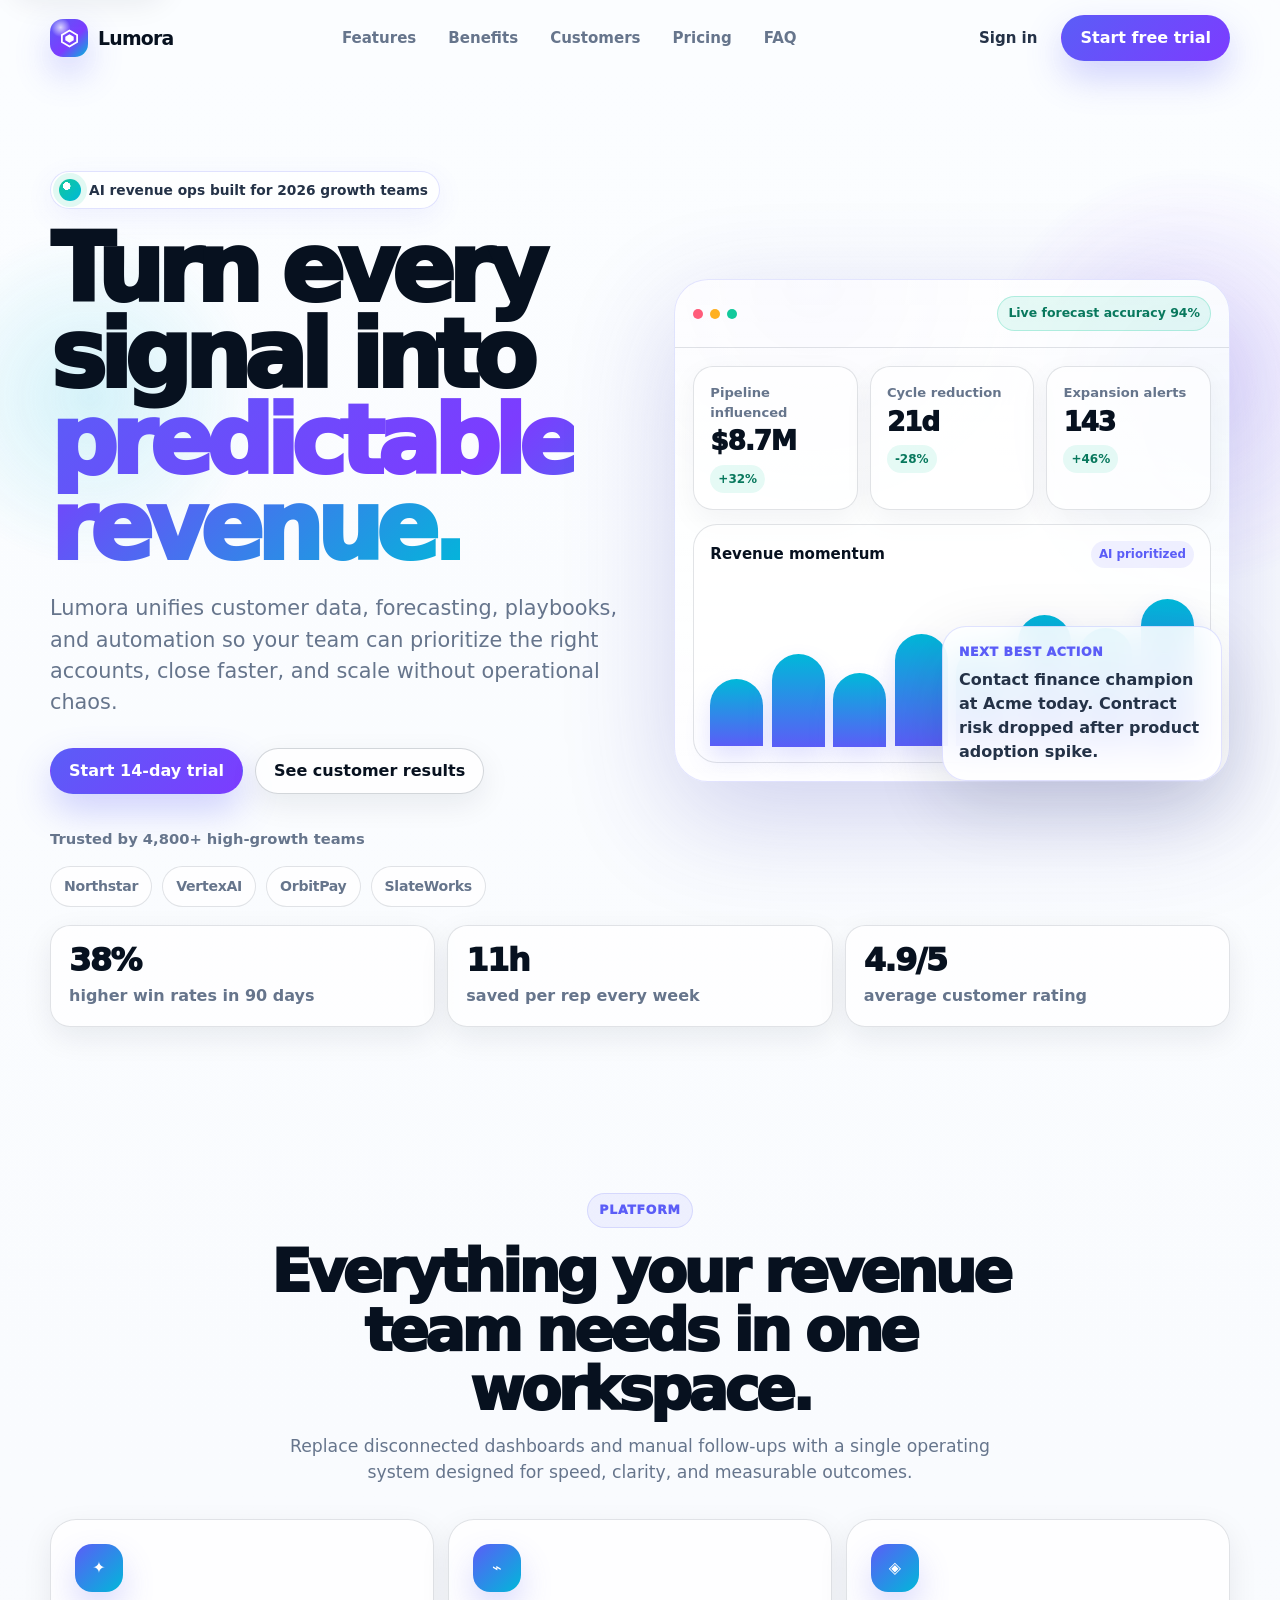
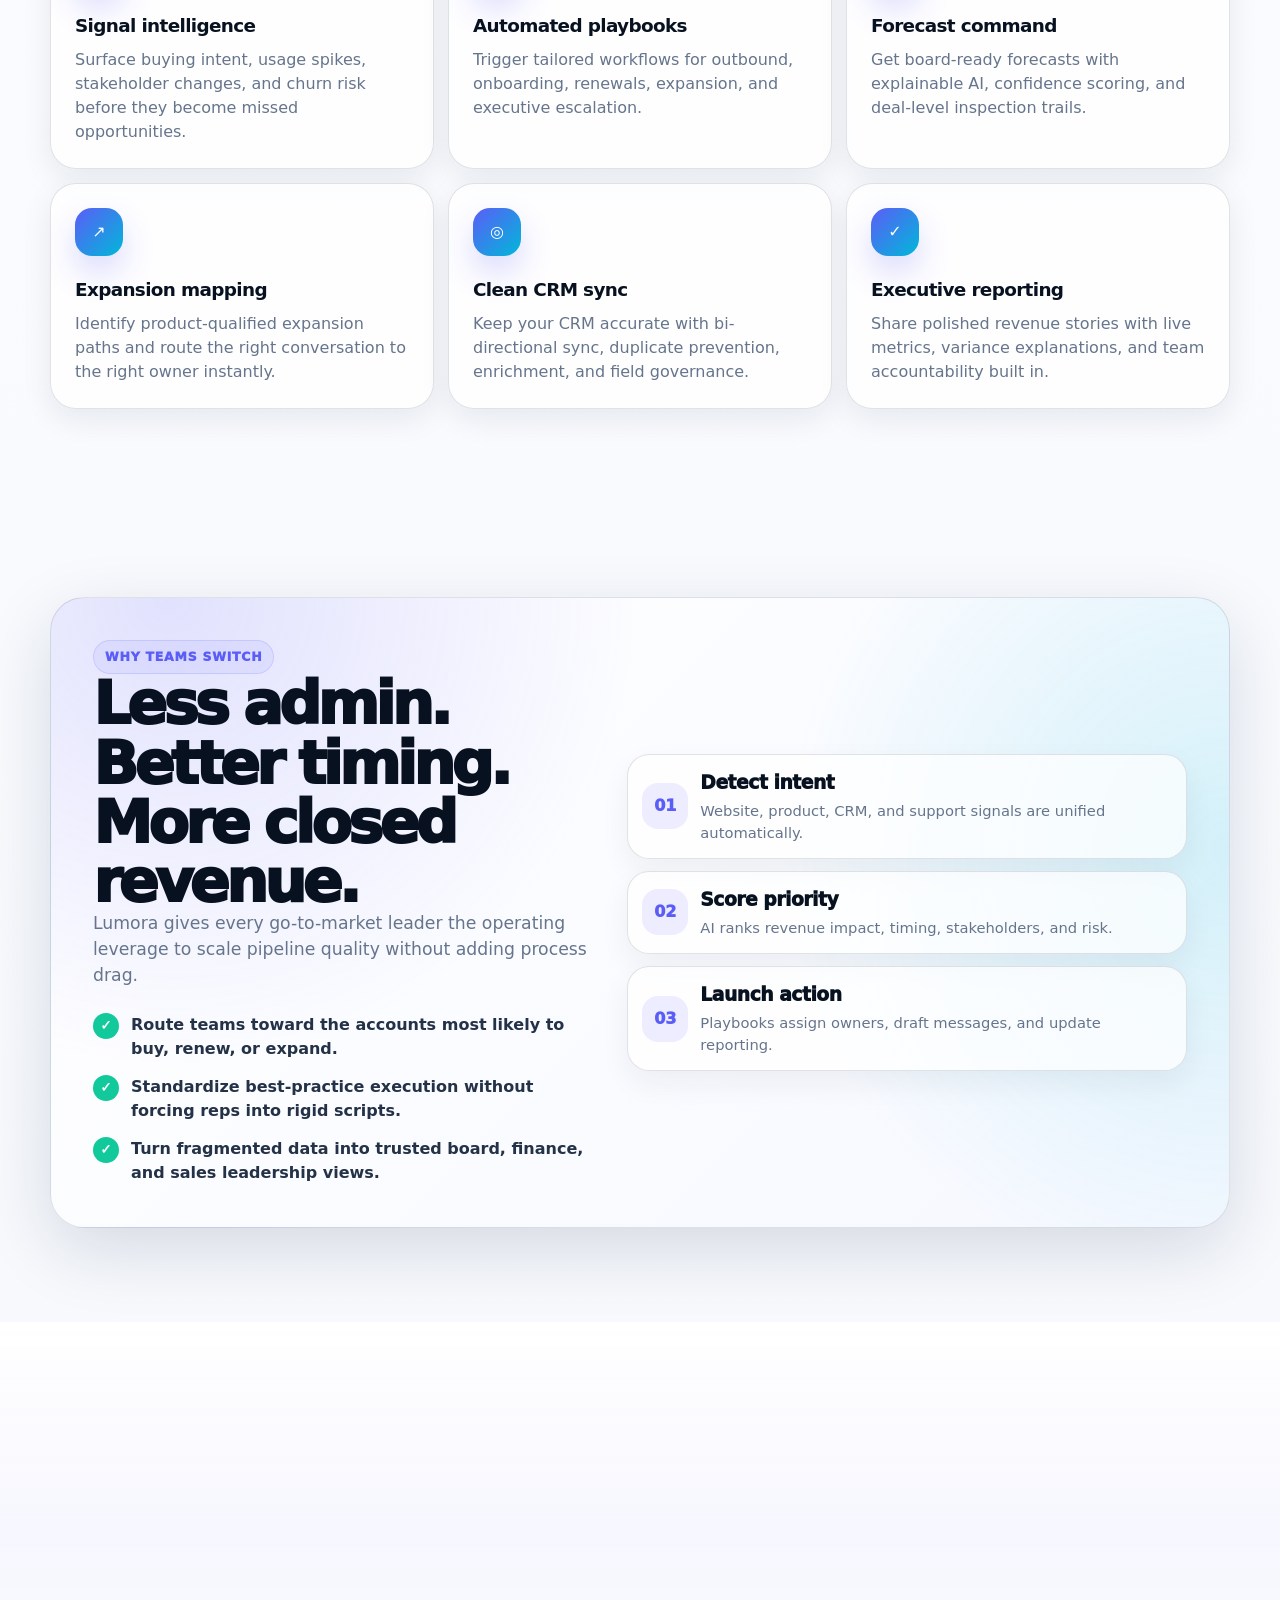
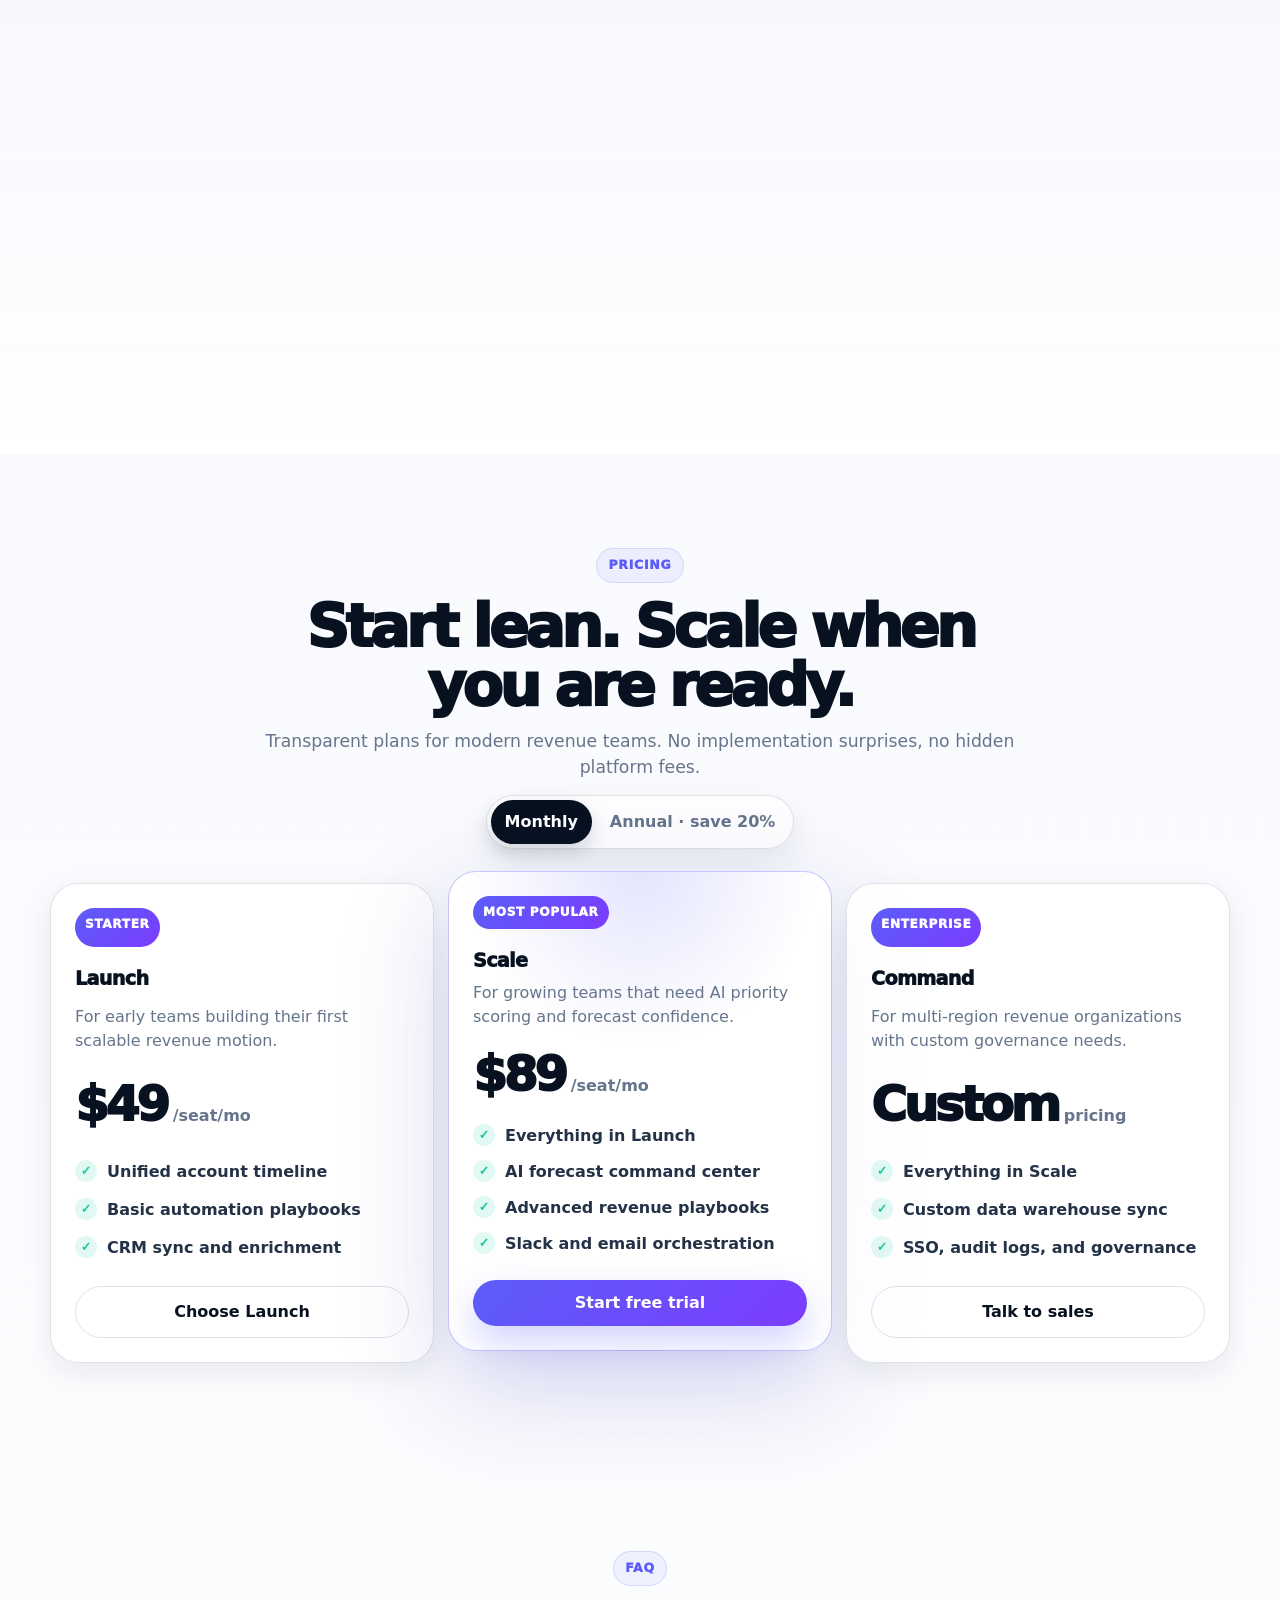
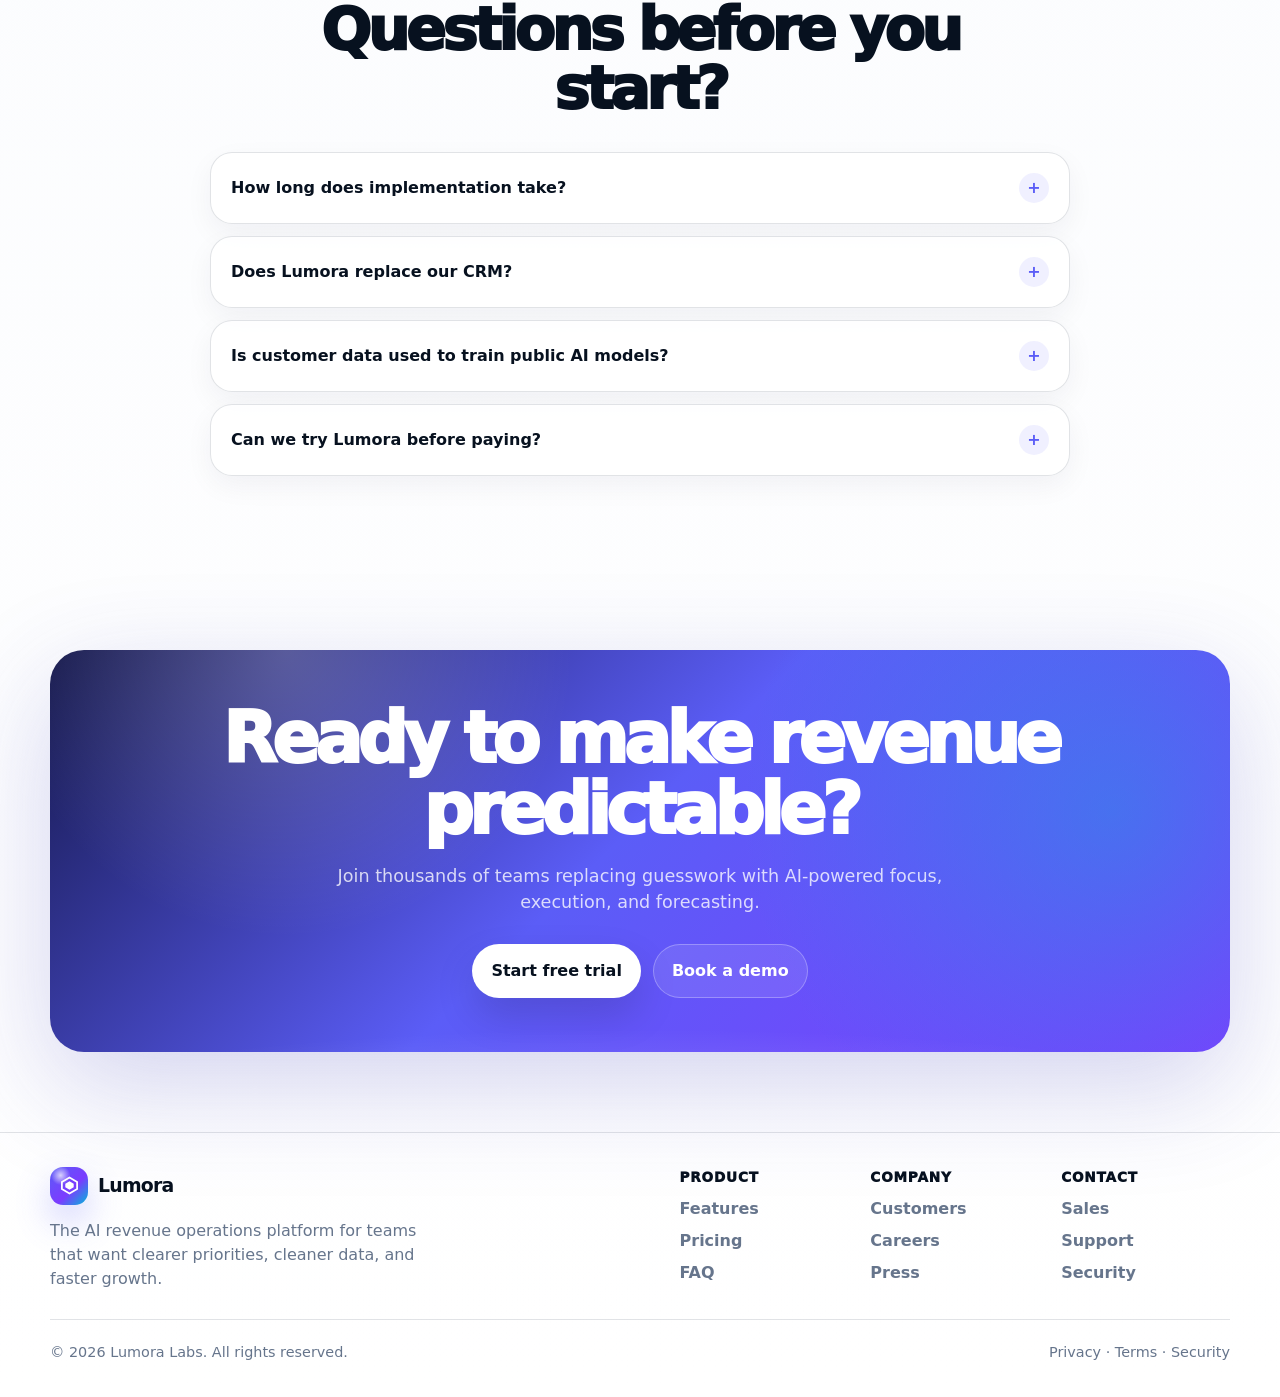
<file: page-4.html>
<!DOCTYPE html>
<html lang="en">
<head>
  <meta charset="utf-8" />
  <meta name="viewport" content="width=device-width, initial-scale=1" />
  <meta name="description" content="Lumora is a premium AI-powered SaaS platform for revenue teams that want faster workflows, clearer insights, and predictable growth." />
  <title>Lumora — AI Revenue Operations Platform</title>
  <style>
    :root {
      --klar-saas26-x9q-ink: #07111f;
      --klar-saas26-x9q-ink-soft: #243247;
      --klar-saas26-x9q-muted: #66758c;
      --klar-saas26-x9q-muted-2: #8593a8;
      --klar-saas26-x9q-surface: #ffffff;
      --klar-saas26-x9q-surface-2: #f6f8fc;
      --klar-saas26-x9q-surface-3: #eef3fb;
      --klar-saas26-x9q-line: rgba(12, 28, 52, 0.12);
      --klar-saas26-x9q-line-strong: rgba(12, 28, 52, 0.18);
      --klar-saas26-x9q-brand: #5b5df7;
      --klar-saas26-x9q-brand-2: #7c3cff;
      --klar-saas26-x9q-brand-3: #00b8d9;
      --klar-saas26-x9q-accent: #12c99b;
      --klar-saas26-x9q-warn: #ffb020;
      --klar-saas26-x9q-danger: #ff5c7a;
      --klar-saas26-x9q-shadow-sm: 0 10px 30px rgba(11, 28, 54, 0.08);
      --klar-saas26-x9q-shadow-md: 0 22px 70px rgba(11, 28, 54, 0.14);
      --klar-saas26-x9q-shadow-lg: 0 34px 110px rgba(57, 61, 180, 0.22);
      --klar-saas26-x9q-radius-sm: 14px;
      --klar-saas26-x9q-radius-md: 22px;
      --klar-saas26-x9q-radius-lg: 34px;
      --klar-saas26-x9q-max: 1180px;
      --klar-saas26-x9q-ease: cubic-bezier(0.2, 0.8, 0.2, 1);
    }

    * {
      box-sizing: border-box;
    }

    html {
      scroll-behavior: smooth;
      text-size-adjust: 100%;
    }

    body {
      margin: 0;
      color: var(--klar-saas26-x9q-ink);
      background:
        radial-gradient(circle at 50% -10%, rgba(91, 93, 247, 0.18), transparent 36rem),
        linear-gradient(180deg, #fbfdff 0%, #f7f9fd 48%, #ffffff 100%);
      font-family: ui-sans-serif, system-ui, -apple-system, BlinkMacSystemFont, "Segoe UI", sans-serif;
      line-height: 1.5;
      overflow-x: hidden;
    }

    body.klar-saas26-x9q-menuLocked {
      overflow: hidden;
    }

    a {
      color: inherit;
      text-decoration: none;
    }

    button,
    input {
      font: inherit;
    }

    img,
    svg {
      display: block;
      max-width: 100%;
    }

    ::selection {
      color: #ffffff;
      background: var(--klar-saas26-x9q-brand);
    }

    .klar-saas26-x9q-skipLink {
      position: fixed;
      top: 12px;
      left: 12px;
      z-index: 1000;
      transform: translateY(-140%);
      border-radius: 999px;
      padding: 12px 16px;
      color: #ffffff;
      background: var(--klar-saas26-x9q-ink);
      box-shadow: var(--klar-saas26-x9q-shadow-sm);
      transition: transform 180ms var(--klar-saas26-x9q-ease);
    }

    .klar-saas26-x9q-skipLink:focus {
      transform: translateY(0);
      outline: 3px solid rgba(91, 93, 247, 0.35);
      outline-offset: 3px;
    }

    .klar-saas26-x9q-pageFrame {
      min-height: 100vh;
      isolation: isolate;
    }

    .klar-saas26-x9q-widthRail {
      width: min(100% - 32px, var(--klar-saas26-x9q-max));
      margin-inline: auto;
    }

    .klar-saas26-x9q-topbar {
      position: sticky;
      top: 0;
      z-index: 100;
      border-bottom: 1px solid transparent;
      background: rgba(251, 253, 255, 0.72);
      backdrop-filter: blur(22px);
      transition: border-color 220ms var(--klar-saas26-x9q-ease), box-shadow 220ms var(--klar-saas26-x9q-ease);
    }

    .klar-saas26-x9q-topbar.klar-saas26-x9q-topbarScrolled {
      border-bottom-color: var(--klar-saas26-x9q-line);
      box-shadow: 0 14px 40px rgba(11, 28, 54, 0.06);
    }

    .klar-saas26-x9q-navGrid {
      display: flex;
      align-items: center;
      justify-content: space-between;
      min-height: 76px;
      gap: 20px;
    }

    .klar-saas26-x9q-markLink {
      display: inline-flex;
      align-items: center;
      gap: 10px;
      font-weight: 850;
      letter-spacing: -0.04em;
      font-size: 1.18rem;
    }

    .klar-saas26-x9q-markSymbol {
      display: grid;
      place-items: center;
      width: 38px;
      height: 38px;
      border-radius: 13px;
      color: #ffffff;
      background:
        radial-gradient(circle at 28% 22%, rgba(255, 255, 255, 0.75), transparent 24%),
        linear-gradient(135deg, var(--klar-saas26-x9q-brand), var(--klar-saas26-x9q-brand-2) 58%, var(--klar-saas26-x9q-brand-3));
      box-shadow: 0 16px 35px rgba(91, 93, 247, 0.28);
    }

    .klar-saas26-x9q-markName {
      line-height: 1;
    }

    .klar-saas26-x9q-desktopLinks {
      display: none;
      align-items: center;
      gap: 6px;
    }

    .klar-saas26-x9q-navAnchor {
      position: relative;
      border-radius: 999px;
      padding: 10px 13px;
      color: var(--klar-saas26-x9q-muted);
      font-size: 0.94rem;
      font-weight: 700;
      transition: color 180ms var(--klar-saas26-x9q-ease), background 180ms var(--klar-saas26-x9q-ease);
    }

    .klar-saas26-x9q-navAnchor:hover,
    .klar-saas26-x9q-navAnchor:focus-visible {
      color: var(--klar-saas26-x9q-ink);
      background: rgba(91, 93, 247, 0.08);
      outline: none;
    }

    .klar-saas26-x9q-navActions {
      display: none;
      align-items: center;
      gap: 10px;
    }

    .klar-saas26-x9q-textAction {
      border-radius: 999px;
      padding: 10px 14px;
      color: var(--klar-saas26-x9q-ink-soft);
      font-size: 0.94rem;
      font-weight: 800;
      transition: background 180ms var(--klar-saas26-x9q-ease), color 180ms var(--klar-saas26-x9q-ease);
    }

    .klar-saas26-x9q-textAction:hover,
    .klar-saas26-x9q-textAction:focus-visible {
      color: var(--klar-saas26-x9q-brand);
      background: rgba(91, 93, 247, 0.08);
      outline: none;
    }

    .klar-saas26-x9q-solidAction,
    .klar-saas26-x9q-outlineAction,
    .klar-saas26-x9q-subtleAction {
      display: inline-flex;
      align-items: center;
      justify-content: center;
      min-height: 46px;
      border-radius: 999px;
      padding: 13px 18px;
      border: 1px solid transparent;
      font-weight: 850;
      line-height: 1;
      cursor: pointer;
      transition:
        transform 180ms var(--klar-saas26-x9q-ease),
        box-shadow 180ms var(--klar-saas26-x9q-ease),
        background 180ms var(--klar-saas26-x9q-ease),
        border-color 180ms var(--klar-saas26-x9q-ease);
    }

    .klar-saas26-x9q-solidAction {
      color: #ffffff;
      background: linear-gradient(135deg, var(--klar-saas26-x9q-brand), var(--klar-saas26-x9q-brand-2));
      box-shadow: 0 16px 36px rgba(91, 93, 247, 0.28);
    }

    .klar-saas26-x9q-solidAction:hover,
    .klar-saas26-x9q-solidAction:focus-visible {
      transform: translateY(-2px);
      box-shadow: 0 20px 45px rgba(91, 93, 247, 0.34);
      outline: none;
    }

    .klar-saas26-x9q-outlineAction {
      color: var(--klar-saas26-x9q-ink);
      background: rgba(255, 255, 255, 0.72);
      border-color: var(--klar-saas26-x9q-line-strong);
      box-shadow: var(--klar-saas26-x9q-shadow-sm);
    }

    .klar-saas26-x9q-outlineAction:hover,
    .klar-saas26-x9q-outlineAction:focus-visible {
      transform: translateY(-2px);
      border-color: rgba(91, 93, 247, 0.34);
      outline: none;
    }

    .klar-saas26-x9q-subtleAction {
      color: var(--klar-saas26-x9q-ink);
      background: transparent;
      border-color: var(--klar-saas26-x9q-line);
    }

    .klar-saas26-x9q-subtleAction:hover,
    .klar-saas26-x9q-subtleAction:focus-visible {
      border-color: rgba(91, 93, 247, 0.35);
      background: rgba(91, 93, 247, 0.07);
      outline: none;
    }

    .klar-saas26-x9q-menuButton {
      display: inline-grid;
      place-items: center;
      width: 44px;
      height: 44px;
      border: 1px solid var(--klar-saas26-x9q-line);
      border-radius: 14px;
      color: var(--klar-saas26-x9q-ink);
      background: rgba(255, 255, 255, 0.78);
      cursor: pointer;
    }

    .klar-saas26-x9q-menuButton:focus-visible {
      outline: 3px solid rgba(91, 93, 247, 0.28);
      outline-offset: 3px;
    }

    .klar-saas26-x9q-menuBars {
      position: relative;
      width: 18px;
      height: 12px;
    }

    .klar-saas26-x9q-menuBars::before,
    .klar-saas26-x9q-menuBars::after {
      content: "";
      position: absolute;
      left: 0;
      width: 18px;
      height: 2px;
      border-radius: 99px;
      background: currentColor;
      transition: transform 180ms var(--klar-saas26-x9q-ease), top 180ms var(--klar-saas26-x9q-ease);
    }

    .klar-saas26-x9q-menuBars::before {
      top: 1px;
    }

    .klar-saas26-x9q-menuBars::after {
      top: 9px;
    }

    .klar-saas26-x9q-menuButton[aria-expanded="true"] .klar-saas26-x9q-menuBars::before {
      top: 5px;
      transform: rotate(45deg);
    }

    .klar-saas26-x9q-menuButton[aria-expanded="true"] .klar-saas26-x9q-menuBars::after {
      top: 5px;
      transform: rotate(-45deg);
    }

    .klar-saas26-x9q-mobilePanel {
      display: grid;
      grid-template-rows: 0fr;
      border-top: 1px solid transparent;
      transition: grid-template-rows 240ms var(--klar-saas26-x9q-ease), border-color 240ms var(--klar-saas26-x9q-ease);
    }

    .klar-saas26-x9q-mobilePanel[data-open="true"] {
      grid-template-rows: 1fr;
      border-top-color: var(--klar-saas26-x9q-line);
    }

    .klar-saas26-x9q-mobilePanelInner {
      overflow: hidden;
    }

    .klar-saas26-x9q-mobileLinkStack {
      display: grid;
      gap: 8px;
      padding: 16px 0 22px;
    }

    .klar-saas26-x9q-mobileLinkStack .klar-saas26-x9q-navAnchor,
    .klar-saas26-x9q-mobileLinkStack .klar-saas26-x9q-textAction,
    .klar-saas26-x9q-mobileLinkStack .klar-saas26-x9q-solidAction {
      width: 100%;
      justify-content: center;
    }

    .klar-saas26-x9q-introBand {
      position: relative;
      padding: 64px 0 56px;
    }

    .klar-saas26-x9q-introBand::before,
    .klar-saas26-x9q-introBand::after {
      content: "";
      position: absolute;
      z-index: -1;
      border-radius: 999px;
      filter: blur(4px);
      opacity: 0.82;
      pointer-events: none;
    }

    .klar-saas26-x9q-introBand::before {
      top: 130px;
      left: max(-180px, calc(50% - 740px));
      width: 380px;
      height: 380px;
      background: radial-gradient(circle, rgba(0, 184, 217, 0.18), transparent 64%);
    }

    .klar-saas26-x9q-introBand::after {
      top: 70px;
      right: max(-200px, calc(50% - 780px));
      width: 460px;
      height: 460px;
      background: radial-gradient(circle, rgba(124, 60, 255, 0.18), transparent 66%);
    }

    .klar-saas26-x9q-introLayout {
      display: grid;
      align-items: center;
      gap: 38px;
    }

    .klar-saas26-x9q-eyebrow {
      display: inline-flex;
      align-items: center;
      gap: 8px;
      width: fit-content;
      border: 1px solid rgba(91, 93, 247, 0.18);
      border-radius: 999px;
      padding: 7px 11px 7px 8px;
      color: var(--klar-saas26-x9q-ink-soft);
      background: rgba(255, 255, 255, 0.68);
      box-shadow: 0 8px 28px rgba(91, 93, 247, 0.08);
      font-size: 0.86rem;
      font-weight: 820;
    }

    .klar-saas26-x9q-eyebrowDot {
      width: 22px;
      height: 22px;
      border-radius: 999px;
      background:
        radial-gradient(circle at 35% 32%, #ffffff 0 18%, transparent 19%),
        linear-gradient(135deg, var(--klar-saas26-x9q-accent), var(--klar-saas26-x9q-brand-3));
      box-shadow: 0 0 0 6px rgba(18, 201, 155, 0.12);
    }

    .klar-saas26-x9q-headline {
      max-width: 780px;
      margin: 18px 0 0;
      font-size: clamp(3rem, 11vw, 5.85rem);
      line-height: 0.92;
      letter-spacing: -0.075em;
      font-weight: 920;
    }

    .klar-saas26-x9q-gradientText {
      color: transparent;
      background: linear-gradient(135deg, var(--klar-saas26-x9q-brand), var(--klar-saas26-x9q-brand-2) 48%, var(--klar-saas26-x9q-brand-3));
      background-clip: text;
      -webkit-background-clip: text;
    }

    .klar-saas26-x9q-introCopy {
      max-width: 680px;
      margin: 22px 0 0;
      color: var(--klar-saas26-x9q-muted);
      font-size: clamp(1.08rem, 2vw, 1.3rem);
    }

    .klar-saas26-x9q-introActions {
      display: flex;
      flex-wrap: wrap;
      gap: 12px;
      margin-top: 30px;
    }

    .klar-saas26-x9q-trustStrip {
      display: grid;
      gap: 16px;
      margin-top: 34px;
    }

    .klar-saas26-x9q-trustText {
      margin: 0;
      color: var(--klar-saas26-x9q-muted);
      font-size: 0.92rem;
      font-weight: 760;
    }

    .klar-saas26-x9q-logoRow {
      display: flex;
      flex-wrap: wrap;
      gap: 10px;
    }

    .klar-saas26-x9q-logoPill {
      display: inline-flex;
      align-items: center;
      min-height: 38px;
      border: 1px solid var(--klar-saas26-x9q-line);
      border-radius: 999px;
      padding: 9px 13px;
      color: var(--klar-saas26-x9q-muted);
      background: rgba(255, 255, 255, 0.68);
      font-size: 0.88rem;
      font-weight: 850;
      letter-spacing: -0.02em;
    }

    .klar-saas26-x9q-productScene {
      position: relative;
      min-height: 520px;
    }

    .klar-saas26-x9q-dashboardShell {
      position: relative;
      overflow: hidden;
      border: 1px solid rgba(91, 93, 247, 0.16);
      border-radius: var(--klar-saas26-x9q-radius-lg);
      background:
        linear-gradient(180deg, rgba(255, 255, 255, 0.84), rgba(255, 255, 255, 0.72)),
        radial-gradient(circle at 25% 0%, rgba(91, 93, 247, 0.18), transparent 36%),
        radial-gradient(circle at 100% 28%, rgba(0, 184, 217, 0.14), transparent 35%);
      box-shadow: var(--klar-saas26-x9q-shadow-lg);
    }

    .klar-saas26-x9q-dashboardTop {
      display: flex;
      align-items: center;
      justify-content: space-between;
      gap: 12px;
      border-bottom: 1px solid var(--klar-saas26-x9q-line);
      padding: 16px 18px;
    }

    .klar-saas26-x9q-windowDots {
      display: flex;
      gap: 7px;
    }

    .klar-saas26-x9q-windowDots span {
      width: 10px;
      height: 10px;
      border-radius: 999px;
      background: var(--klar-saas26-x9q-line-strong);
    }

    .klar-saas26-x9q-windowDots span:nth-child(1) {
      background: var(--klar-saas26-x9q-danger);
    }

    .klar-saas26-x9q-windowDots span:nth-child(2) {
      background: var(--klar-saas26-x9q-warn);
    }

    .klar-saas26-x9q-windowDots span:nth-child(3) {
      background: var(--klar-saas26-x9q-accent);
    }

    .klar-saas26-x9q-dashboardBadge {
      border: 1px solid rgba(18, 201, 155, 0.25);
      border-radius: 999px;
      padding: 7px 10px;
      color: #08785d;
      background: rgba(18, 201, 155, 0.1);
      font-size: 0.78rem;
      font-weight: 900;
    }

    .klar-saas26-x9q-dashboardBody {
      display: grid;
      gap: 14px;
      padding: 18px;
    }

    .klar-saas26-x9q-metricGrid {
      display: grid;
      grid-template-columns: 1fr;
      gap: 12px;
    }

    .klar-saas26-x9q-metricTile {
      border: 1px solid var(--klar-saas26-x9q-line);
      border-radius: 20px;
      padding: 16px;
      background: rgba(255, 255, 255, 0.66);
      box-shadow: 0 10px 30px rgba(11, 28, 54, 0.05);
    }

    .klar-saas26-x9q-metricLabel {
      margin: 0;
      color: var(--klar-saas26-x9q-muted);
      font-size: 0.82rem;
      font-weight: 800;
    }

    .klar-saas26-x9q-metricValue {
      margin: 6px 0 0;
      font-size: 1.65rem;
      line-height: 1;
      letter-spacing: -0.045em;
      font-weight: 920;
    }

    .klar-saas26-x9q-metricDelta {
      display: inline-flex;
      margin-top: 10px;
      border-radius: 999px;
      padding: 5px 8px;
      color: #08785d;
      background: rgba(18, 201, 155, 0.1);
      font-size: 0.75rem;
      font-weight: 900;
    }

    .klar-saas26-x9q-chartPanel {
      border: 1px solid var(--klar-saas26-x9q-line);
      border-radius: 24px;
      padding: 16px;
      background: rgba(255, 255, 255, 0.66);
    }

    .klar-saas26-x9q-chartTopline {
      display: flex;
      align-items: center;
      justify-content: space-between;
      gap: 12px;
      margin-bottom: 18px;
    }

    .klar-saas26-x9q-chartHeading {
      margin: 0;
      font-size: 0.94rem;
      font-weight: 900;
    }

    .klar-saas26-x9q-chartTag {
      border-radius: 999px;
      padding: 5px 8px;
      color: var(--klar-saas26-x9q-brand);
      background: rgba(91, 93, 247, 0.09);
      font-size: 0.74rem;
      font-weight: 900;
    }

    .klar-saas26-x9q-barGraph {
      display: grid;
      grid-template-columns: repeat(8, 1fr);
      align-items: end;
      gap: 8px;
      height: 160px;
    }

    .klar-saas26-x9q-barGraph span {
      min-height: 18px;
      border-radius: 999px 999px 8px 8px;
      background: linear-gradient(180deg, var(--klar-saas26-x9q-brand-3), var(--klar-saas26-x9q-brand));
      box-shadow: 0 12px 24px rgba(91, 93, 247, 0.18);
      transform-origin: bottom;
      animation: klar-saas26-x9q-riseBars 900ms var(--klar-saas26-x9q-ease) both;
    }

    .klar-saas26-x9q-barGraph span:nth-child(1) { height: 42%; animation-delay: 80ms; }
    .klar-saas26-x9q-barGraph span:nth-child(2) { height: 58%; animation-delay: 140ms; }
    .klar-saas26-x9q-barGraph span:nth-child(3) { height: 46%; animation-delay: 200ms; }
    .klar-saas26-x9q-barGraph span:nth-child(4) { height: 70%; animation-delay: 260ms; }
    .klar-saas26-x9q-barGraph span:nth-child(5) { height: 62%; animation-delay: 320ms; }
    .klar-saas26-x9q-barGraph span:nth-child(6) { height: 82%; animation-delay: 380ms; }
    .klar-saas26-x9q-barGraph span:nth-child(7) { height: 74%; animation-delay: 440ms; }
    .klar-saas26-x9q-barGraph span:nth-child(8) { height: 92%; animation-delay: 500ms; }

    .klar-saas26-x9q-insightFloat {
      position: absolute;
      right: 8px;
      bottom: 18px;
      width: min(280px, calc(100% - 32px));
      border: 1px solid rgba(91, 93, 247, 0.18);
      border-radius: 24px;
      padding: 16px;
      background: rgba(255, 255, 255, 0.88);
      box-shadow: var(--klar-saas26-x9q-shadow-md);
      backdrop-filter: blur(18px);
      animation: klar-saas26-x9q-floatSoft 6s ease-in-out infinite;
    }

    .klar-saas26-x9q-insightKicker {
      margin: 0 0 6px;
      color: var(--klar-saas26-x9q-brand);
      font-size: 0.78rem;
      font-weight: 920;
      letter-spacing: 0.05em;
      text-transform: uppercase;
    }

    .klar-saas26-x9q-insightCopy {
      margin: 0;
      color: var(--klar-saas26-x9q-ink-soft);
      font-weight: 780;
    }

    .klar-saas26-x9q-statRibbon {
      display: grid;
      grid-template-columns: 1fr;
      gap: 12px;
      padding: 18px 0 0;
    }

    .klar-saas26-x9q-statItem {
      border: 1px solid var(--klar-saas26-x9q-line);
      border-radius: 20px;
      padding: 18px;
      background: rgba(255, 255, 255, 0.7);
      box-shadow: var(--klar-saas26-x9q-shadow-sm);
    }

    .klar-saas26-x9q-statNumber {
      display: block;
      font-size: 2rem;
      line-height: 1;
      letter-spacing: -0.05em;
      font-weight: 930;
    }

    .klar-saas26-x9q-statCaption {
      display: block;
      margin-top: 8px;
      color: var(--klar-saas26-x9q-muted);
      font-weight: 720;
    }

    .klar-saas26-x9q-pageSlice {
      padding: 72px 0;
    }

    .klar-saas26-x9q-sliceHeader {
      display: grid;
      gap: 14px;
      max-width: 760px;
      margin-bottom: 34px;
    }

    .klar-saas26-x9q-centeredHeader {
      margin-inline: auto;
      text-align: center;
      justify-items: center;
    }

    .klar-saas26-x9q-smallLabel {
      display: inline-flex;
      width: fit-content;
      border: 1px solid rgba(91, 93, 247, 0.16);
      border-radius: 999px;
      padding: 7px 11px;
      color: var(--klar-saas26-x9q-brand);
      background: rgba(91, 93, 247, 0.07);
      font-size: 0.78rem;
      font-weight: 920;
      letter-spacing: 0.06em;
      text-transform: uppercase;
    }

    .klar-saas26-x9q-sliceTitle {
      margin: 0;
      font-size: clamp(2.1rem, 5vw, 3.7rem);
      line-height: 1;
      letter-spacing: -0.065em;
      font-weight: 930;
    }

    .klar-saas26-x9q-sliceCopy {
      margin: 0;
      color: var(--klar-saas26-x9q-muted);
      font-size: 1.08rem;
    }

    .klar-saas26-x9q-featureMatrix {
      display: grid;
      grid-template-columns: 1fr;
      gap: 14px;
    }

    .klar-saas26-x9q-featureTile {
      position: relative;
      overflow: hidden;
      border: 1px solid var(--klar-saas26-x9q-line);
      border-radius: 26px;
      padding: 24px;
      background: rgba(255, 255, 255, 0.76);
      box-shadow: var(--klar-saas26-x9q-shadow-sm);
      transition: transform 220ms var(--klar-saas26-x9q-ease), box-shadow 220ms var(--klar-saas26-x9q-ease), border-color 220ms var(--klar-saas26-x9q-ease);
    }

    .klar-saas26-x9q-featureTile::before {
      content: "";
      position: absolute;
      inset: -1px;
      z-index: -1;
      opacity: 0;
      background: radial-gradient(circle at 20% 0%, rgba(91, 93, 247, 0.16), transparent 38%);
      transition: opacity 220ms var(--klar-saas26-x9q-ease);
    }

    .klar-saas26-x9q-featureTile:hover {
      transform: translateY(-5px);
      border-color: rgba(91, 93, 247, 0.26);
      box-shadow: var(--klar-saas26-x9q-shadow-md);
    }

    .klar-saas26-x9q-featureTile:hover::before {
      opacity: 1;
    }

    .klar-saas26-x9q-featureIcon {
      display: grid;
      place-items: center;
      width: 48px;
      height: 48px;
      border-radius: 17px;
      color: #ffffff;
      background: linear-gradient(135deg, var(--klar-saas26-x9q-brand), var(--klar-saas26-x9q-brand-3));
      box-shadow: 0 16px 32px rgba(91, 93, 247, 0.22);
    }

    .klar-saas26-x9q-featureName {
      margin: 20px 0 8px;
      font-size: 1.15rem;
      letter-spacing: -0.035em;
      font-weight: 900;
    }

    .klar-saas26-x9q-featureText {
      margin: 0;
      color: var(--klar-saas26-x9q-muted);
    }

    .klar-saas26-x9q-benefitPanel {
      overflow: hidden;
      border: 1px solid var(--klar-saas26-x9q-line);
      border-radius: var(--klar-saas26-x9q-radius-lg);
      background:
        radial-gradient(circle at 10% 0%, rgba(91, 93, 247, 0.18), transparent 38%),
        radial-gradient(circle at 100% 40%, rgba(0, 184, 217, 0.15), transparent 36%),
        linear-gradient(135deg, #ffffff, #f6f8ff);
      box-shadow: var(--klar-saas26-x9q-shadow-md);
    }

    .klar-saas26-x9q-benefitLayout {
      display: grid;
      gap: 28px;
      padding: 28px;
    }

    .klar-saas26-x9q-checkList {
      display: grid;
      gap: 14px;
      margin: 24px 0 0;
      padding: 0;
      list-style: none;
    }

    .klar-saas26-x9q-checkItem {
      display: grid;
      grid-template-columns: 26px 1fr;
      gap: 12px;
      align-items: start;
      color: var(--klar-saas26-x9q-ink-soft);
      font-weight: 750;
    }

    .klar-saas26-x9q-checkIcon {
      display: grid;
      place-items: center;
      width: 26px;
      height: 26px;
      border-radius: 999px;
      color: #ffffff;
      background: var(--klar-saas26-x9q-accent);
      font-size: 0.84rem;
      font-weight: 950;
    }

    .klar-saas26-x9q-workflowMock {
      display: grid;
      gap: 12px;
      align-content: center;
    }

    .klar-saas26-x9q-flowRow {
      display: grid;
      grid-template-columns: 46px 1fr;
      gap: 12px;
      align-items: center;
      border: 1px solid var(--klar-saas26-x9q-line);
      border-radius: 22px;
      padding: 14px;
      background: rgba(255, 255, 255, 0.72);
      box-shadow: 0 12px 30px rgba(11, 28, 54, 0.06);
    }

    .klar-saas26-x9q-flowNumber {
      display: grid;
      place-items: center;
      width: 46px;
      height: 46px;
      border-radius: 16px;
      color: var(--klar-saas26-x9q-brand);
      background: rgba(91, 93, 247, 0.1);
      font-weight: 930;
    }

    .klar-saas26-x9q-flowTitle {
      margin: 0;
      font-weight: 920;
      letter-spacing: -0.025em;
    }

    .klar-saas26-x9q-flowCopy {
      margin: 3px 0 0;
      color: var(--klar-saas26-x9q-muted);
      font-size: 0.92rem;
    }

    .klar-saas26-x9q-proofBand {
      background:
        linear-gradient(180deg, transparent, rgba(91, 93, 247, 0.05) 28%, transparent),
        var(--klar-saas26-x9q-surface);
    }

    .klar-saas26-x9q-testimonialGrid {
      display: grid;
      grid-template-columns: 1fr;
      gap: 14px;
    }

    .klar-saas26-x9q-quoteTile {
      border: 1px solid var(--klar-saas26-x9q-line);
      border-radius: 26px;
      padding: 24px;
      background: rgba(255, 255, 255, 0.82);
      box-shadow: var(--klar-saas26-x9q-shadow-sm);
    }

    .klar-saas26-x9q-stars {
      display: flex;
      gap: 3px;
      color: #f59e0b;
      letter-spacing: 0.05em;
      font-size: 0.9rem;
    }

    .klar-saas26-x9q-quoteText {
      margin: 18px 0 22px;
      color: var(--klar-saas26-x9q-ink-soft);
      font-size: 1.04rem;
      font-weight: 720;
    }

    .klar-saas26-x9q-personLine {
      display: flex;
      align-items: center;
      gap: 12px;
    }

    .klar-saas26-x9q-avatar {
      display: grid;
      place-items: center;
      width: 42px;
      height: 42px;
      border-radius: 999px;
      color: #ffffff;
      background: linear-gradient(135deg, var(--klar-saas26-x9q-brand), var(--klar-saas26-x9q-brand-3));
      font-weight: 920;
    }

    .klar-saas26-x9q-personName {
      margin: 0;
      font-weight: 920;
      letter-spacing: -0.025em;
    }

    .klar-saas26-x9q-personRole {
      margin: 2px 0 0;
      color: var(--klar-saas26-x9q-muted);
      font-size: 0.9rem;
    }

    .klar-saas26-x9q-pricingControls {
      display: inline-flex;
      align-items: center;
      gap: 4px;
      border: 1px solid var(--klar-saas26-x9q-line);
      border-radius: 999px;
      padding: 4px;
      background: rgba(255, 255, 255, 0.78);
      box-shadow: var(--klar-saas26-x9q-shadow-sm);
    }

    .klar-saas26-x9q-cycleButton {
      border: 0;
      border-radius: 999px;
      padding: 10px 14px;
      color: var(--klar-saas26-x9q-muted);
      background: transparent;
      font-weight: 880;
      cursor: pointer;
      transition: color 180ms var(--klar-saas26-x9q-ease), background 180ms var(--klar-saas26-x9q-ease), box-shadow 180ms var(--klar-saas26-x9q-ease);
    }

    .klar-saas26-x9q-cycleButton[aria-pressed="true"] {
      color: #ffffff;
      background: var(--klar-saas26-x9q-ink);
      box-shadow: 0 8px 18px rgba(11, 28, 54, 0.16);
    }

    .klar-saas26-x9q-cycleButton:focus-visible {
      outline: 3px solid rgba(91, 93, 247, 0.28);
      outline-offset: 3px;
    }

    .klar-saas26-x9q-priceGrid {
      display: grid;
      grid-template-columns: 1fr;
      gap: 14px;
      margin-top: 34px;
    }

    .klar-saas26-x9q-priceTier {
      position: relative;
      display: grid;
      border: 1px solid var(--klar-saas26-x9q-line);
      border-radius: 28px;
      padding: 24px;
      background: rgba(255, 255, 255, 0.84);
      box-shadow: var(--klar-saas26-x9q-shadow-sm);
    }

    .klar-saas26-x9q-priceTier[data-featured="true"] {
      border-color: rgba(91, 93, 247, 0.35);
      background:
        radial-gradient(circle at 50% 0%, rgba(91, 93, 247, 0.16), transparent 34%),
        #ffffff;
      box-shadow: var(--klar-saas26-x9q-shadow-lg);
    }

    .klar-saas26-x9q-popularFlag {
      width: fit-content;
      border-radius: 999px;
      padding: 7px 10px;
      color: #ffffff;
      background: linear-gradient(135deg, var(--klar-saas26-x9q-brand), var(--klar-saas26-x9q-brand-2));
      font-size: 0.76rem;
      font-weight: 920;
      letter-spacing: 0.05em;
      text-transform: uppercase;
    }

    .klar-saas26-x9q-tierName {
      margin: 18px 0 6px;
      font-size: 1.2rem;
      letter-spacing: -0.035em;
      font-weight: 930;
    }

    .klar-saas26-x9q-tierBlurb {
      min-height: 48px;
      margin: 0;
      color: var(--klar-saas26-x9q-muted);
    }

    .klar-saas26-x9q-priceLine {
      display: flex;
      align-items: baseline;
      gap: 6px;
      margin-top: 22px;
    }

    .klar-saas26-x9q-priceAmount {
      font-size: 3.05rem;
      line-height: 1;
      letter-spacing: -0.07em;
      font-weight: 940;
    }

    .klar-saas26-x9q-pricePeriod {
      color: var(--klar-saas26-x9q-muted);
      font-weight: 780;
    }

    .klar-saas26-x9q-tierList {
      display: grid;
      gap: 12px;
      margin: 24px 0;
      padding: 0;
      list-style: none;
    }

    .klar-saas26-x9q-tierItem {
      display: grid;
      grid-template-columns: 22px 1fr;
      gap: 10px;
      align-items: start;
      color: var(--klar-saas26-x9q-ink-soft);
      font-weight: 720;
    }

    .klar-saas26-x9q-tierTick {
      display: grid;
      place-items: center;
      width: 22px;
      height: 22px;
      border-radius: 999px;
      color: var(--klar-saas26-x9q-accent);
      background: rgba(18, 201, 155, 0.12);
      font-size: 0.78rem;
      font-weight: 950;
    }

    .klar-saas26-x9q-faqLayout {
      display: grid;
      gap: 12px;
      max-width: 860px;
      margin-inline: auto;
    }

    .klar-saas26-x9q-faqItem {
      border: 1px solid var(--klar-saas26-x9q-line);
      border-radius: 22px;
      background: rgba(255, 255, 255, 0.82);
      box-shadow: 0 10px 28px rgba(11, 28, 54, 0.05);
      overflow: hidden;
    }

    .klar-saas26-x9q-faqTrigger {
      display: flex;
      align-items: center;
      justify-content: space-between;
      gap: 18px;
      width: 100%;
      border: 0;
      padding: 20px;
      color: var(--klar-saas26-x9q-ink);
      background: transparent;
      text-align: left;
      font-weight: 900;
      cursor: pointer;
    }

    .klar-saas26-x9q-faqTrigger:focus-visible {
      outline: 3px solid rgba(91, 93, 247, 0.28);
      outline-offset: -3px;
    }

    .klar-saas26-x9q-faqIcon {
      flex: 0 0 auto;
      display: grid;
      place-items: center;
      width: 30px;
      height: 30px;
      border-radius: 999px;
      color: var(--klar-saas26-x9q-brand);
      background: rgba(91, 93, 247, 0.09);
      transition: transform 180ms var(--klar-saas26-x9q-ease);
    }

    .klar-saas26-x9q-faqTrigger[aria-expanded="true"] .klar-saas26-x9q-faqIcon {
      transform: rotate(45deg);
    }

    .klar-saas26-x9q-faqAnswer {
      display: grid;
      grid-template-rows: 0fr;
      transition: grid-template-rows 220ms var(--klar-saas26-x9q-ease);
    }

    .klar-saas26-x9q-faqAnswer[data-expanded="true"] {
      grid-template-rows: 1fr;
    }

    .klar-saas26-x9q-faqInner {
      overflow: hidden;
    }

    .klar-saas26-x9q-faqText {
      margin: 0;
      padding: 0 20px 20px;
      color: var(--klar-saas26-x9q-muted);
    }

    .klar-saas26-x9q-finalCta {
      padding: 80px 0;
    }

    .klar-saas26-x9q-finalPanel {
      position: relative;
      overflow: hidden;
      border-radius: var(--klar-saas26-x9q-radius-lg);
      padding: 34px 24px;
      color: #ffffff;
      background:
        radial-gradient(circle at 20% 0%, rgba(255, 255, 255, 0.22), transparent 28%),
        radial-gradient(circle at 90% 40%, rgba(0, 184, 217, 0.35), transparent 34%),
        linear-gradient(135deg, #14174a, #5b5df7 48%, #7c3cff);
      box-shadow: var(--klar-saas26-x9q-shadow-lg);
      text-align: center;
    }

    .klar-saas26-x9q-finalPanel::after {
      content: "";
      position: absolute;
      inset: auto -20% -55% -20%;
      height: 260px;
      background: radial-gradient(ellipse, rgba(255, 255, 255, 0.22), transparent 62%);
      pointer-events: none;
    }

    .klar-saas26-x9q-finalTitle {
      position: relative;
      margin: 0;
      font-size: clamp(2.1rem, 6vw, 4.4rem);
      line-height: 1;
      letter-spacing: -0.07em;
      font-weight: 940;
    }

    .klar-saas26-x9q-finalCopy {
      position: relative;
      max-width: 680px;
      margin: 18px auto 0;
      color: rgba(255, 255, 255, 0.78);
      font-size: 1.1rem;
    }

    .klar-saas26-x9q-finalActions {
      position: relative;
      display: flex;
      flex-wrap: wrap;
      justify-content: center;
      gap: 12px;
      margin-top: 28px;
    }

    .klar-saas26-x9q-lightAction {
      display: inline-flex;
      align-items: center;
      justify-content: center;
      min-height: 48px;
      border: 1px solid rgba(255, 255, 255, 0.22);
      border-radius: 999px;
      padding: 14px 18px;
      color: var(--klar-saas26-x9q-ink);
      background: #ffffff;
      font-weight: 900;
      box-shadow: 0 18px 40px rgba(0, 0, 0, 0.14);
      transition: transform 180ms var(--klar-saas26-x9q-ease), box-shadow 180ms var(--klar-saas26-x9q-ease);
    }

    .klar-saas26-x9q-lightAction:hover,
    .klar-saas26-x9q-lightAction:focus-visible {
      transform: translateY(-2px);
      box-shadow: 0 24px 52px rgba(0, 0, 0, 0.18);
      outline: none;
    }

    .klar-saas26-x9q-ghostLightAction {
      display: inline-flex;
      align-items: center;
      justify-content: center;
      min-height: 48px;
      border: 1px solid rgba(255, 255, 255, 0.28);
      border-radius: 999px;
      padding: 14px 18px;
      color: #ffffff;
      background: rgba(255, 255, 255, 0.1);
      font-weight: 900;
      transition: transform 180ms var(--klar-saas26-x9q-ease), background 180ms var(--klar-saas26-x9q-ease);
    }

    .klar-saas26-x9q-ghostLightAction:hover,
    .klar-saas26-x9q-ghostLightAction:focus-visible {
      transform: translateY(-2px);
      background: rgba(255, 255, 255, 0.16);
      outline: none;
    }

    .klar-saas26-x9q-footerArea {
      border-top: 1px solid var(--klar-saas26-x9q-line);
      padding: 34px 0;
      background: rgba(255, 255, 255, 0.66);
    }

    .klar-saas26-x9q-footerGrid {
      display: grid;
      gap: 24px;
    }

    .klar-saas26-x9q-footerCopy {
      max-width: 390px;
      margin: 14px 0 0;
      color: var(--klar-saas26-x9q-muted);
    }

    .klar-saas26-x9q-footerColumns {
      display: grid;
      grid-template-columns: 1fr 1fr;
      gap: 22px;
    }

    .klar-saas26-x9q-footerHeading {
      margin: 0 0 10px;
      font-size: 0.85rem;
      font-weight: 920;
      letter-spacing: 0.06em;
      text-transform: uppercase;
    }

    .klar-saas26-x9q-footerLinks {
      display: grid;
      gap: 8px;
    }

    .klar-saas26-x9q-footerLink {
      color: var(--klar-saas26-x9q-muted);
      font-weight: 700;
    }

    .klar-saas26-x9q-footerLink:hover,
    .klar-saas26-x9q-footerLink:focus-visible {
      color: var(--klar-saas26-x9q-brand);
      outline: none;
    }

    .klar-saas26-x9q-legalLine {
      display: flex;
      flex-wrap: wrap;
      justify-content: space-between;
      gap: 12px;
      margin-top: 28px;
      padding-top: 22px;
      border-top: 1px solid var(--klar-saas26-x9q-line);
      color: var(--klar-saas26-x9q-muted);
      font-size: 0.9rem;
    }

    .klar-saas26-x9q-revealNode {
      opacity: 0;
      transform: translateY(18px);
      transition: opacity 700ms var(--klar-saas26-x9q-ease), transform 700ms var(--klar-saas26-x9q-ease);
    }

    .klar-saas26-x9q-revealed {
      opacity: 1;
      transform: translateY(0);
    }

    @keyframes klar-saas26-x9q-riseBars {
      from {
        transform: scaleY(0.18);
        opacity: 0.45;
      }
      to {
        transform: scaleY(1);
        opacity: 1;
      }
    }

    @keyframes klar-saas26-x9q-floatSoft {
      0%, 100% {
        transform: translateY(0);
      }
      50% {
        transform: translateY(-10px);
      }
    }

    @media (prefers-reduced-motion: reduce) {
      html {
        scroll-behavior: auto;
      }

      *,
      *::before,
      *::after {
        animation-duration: 0.001ms !important;
        animation-iteration-count: 1 !important;
        scroll-behavior: auto !important;
        transition-duration: 0.001ms !important;
      }

      .klar-saas26-x9q-revealNode {
        opacity: 1;
        transform: none;
      }
    }

    @media (min-width: 560px) {
      .klar-saas26-x9q-metricGrid,
      .klar-saas26-x9q-statRibbon {
        grid-template-columns: repeat(3, 1fr);
      }

      .klar-saas26-x9q-finalPanel {
        padding: 54px 34px;
      }
    }

    @media (min-width: 760px) {
      .klar-saas26-x9q-featureMatrix,
      .klar-saas26-x9q-testimonialGrid,
      .klar-saas26-x9q-priceGrid {
        grid-template-columns: repeat(3, 1fr);
      }

      .klar-saas26-x9q-benefitLayout {
        grid-template-columns: 0.95fr 1.05fr;
        padding: 42px;
      }

      .klar-saas26-x9q-footerGrid {
        grid-template-columns: 1.1fr 1fr;
        align-items: start;
      }

      .klar-saas26-x9q-footerColumns {
        grid-template-columns: repeat(3, 1fr);
      }
    }

    @media (min-width: 980px) {
      .klar-saas26-x9q-desktopLinks,
      .klar-saas26-x9q-navActions {
        display: flex;
      }

      .klar-saas26-x9q-menuButton,
      .klar-saas26-x9q-mobilePanel {
        display: none;
      }

      .klar-saas26-x9q-introBand {
        padding: 94px 0 72px;
      }

      .klar-saas26-x9q-introLayout {
        grid-template-columns: minmax(0, 1.02fr) minmax(400px, 0.98fr);
        gap: 46px;
      }

      .klar-saas26-x9q-pageSlice {
        padding: 94px 0;
      }

      .klar-saas26-x9q-priceTier[data-featured="true"] {
        transform: translateY(-12px);
      }
    }
  </style>
</head>
<body>
  <a class="klar-saas26-x9q-skipLink" href="#klar-saas26-x9q-mainArea">Skip to content</a>

  <div class="klar-saas26-x9q-pageFrame">
    <header class="klar-saas26-x9q-topbar" id="klar-saas26-x9q-topbar">
      <nav class="klar-saas26-x9q-widthRail klar-saas26-x9q-navGrid" aria-label="Primary navigation">
        <a class="klar-saas26-x9q-markLink" href="#" aria-label="Lumora home">
          <span class="klar-saas26-x9q-markSymbol" aria-hidden="true">
            <svg width="21" height="21" viewBox="0 0 24 24" fill="none">
              <path d="M12 2.8 20.7 8v8L12 21.2 3.3 16V8L12 2.8Z" stroke="currentColor" stroke-width="2" />
              <path d="M12 7.2 16.8 10v4L12 16.8 7.2 14v-4L12 7.2Z" fill="currentColor" />
            </svg>
          </span>
          <span class="klar-saas26-x9q-markName">Lumora</span>
        </a>

        <div class="klar-saas26-x9q-desktopLinks">
          <a class="klar-saas26-x9q-navAnchor" href="#klar-saas26-x9q-features">Features</a>
          <a class="klar-saas26-x9q-navAnchor" href="#klar-saas26-x9q-benefits">Benefits</a>
          <a class="klar-saas26-x9q-navAnchor" href="#klar-saas26-x9q-proof">Customers</a>
          <a class="klar-saas26-x9q-navAnchor" href="#klar-saas26-x9q-pricing">Pricing</a>
          <a class="klar-saas26-x9q-navAnchor" href="#klar-saas26-x9q-faq">FAQ</a>
        </div>

        <div class="klar-saas26-x9q-navActions">
          <a class="klar-saas26-x9q-textAction" href="#klar-saas26-x9q-footer">Sign in</a>
          <a class="klar-saas26-x9q-solidAction" href="#klar-saas26-x9q-pricing">Start free trial</a>
        </div>

        <button class="klar-saas26-x9q-menuButton" id="klar-saas26-x9q-menuButton" type="button" aria-label="Open navigation menu" aria-expanded="false" aria-controls="klar-saas26-x9q-mobilePanel">
          <span class="klar-saas26-x9q-menuBars" aria-hidden="true"></span>
        </button>
      </nav>

      <div class="klar-saas26-x9q-mobilePanel" id="klar-saas26-x9q-mobilePanel" data-open="false">
        <div class="klar-saas26-x9q-mobilePanelInner">
          <div class="klar-saas26-x9q-widthRail klar-saas26-x9q-mobileLinkStack">
            <a class="klar-saas26-x9q-navAnchor" href="#klar-saas26-x9q-features">Features</a>
            <a class="klar-saas26-x9q-navAnchor" href="#klar-saas26-x9q-benefits">Benefits</a>
            <a class="klar-saas26-x9q-navAnchor" href="#klar-saas26-x9q-proof">Customers</a>
            <a class="klar-saas26-x9q-navAnchor" href="#klar-saas26-x9q-pricing">Pricing</a>
            <a class="klar-saas26-x9q-navAnchor" href="#klar-saas26-x9q-faq">FAQ</a>
            <a class="klar-saas26-x9q-textAction" href="#klar-saas26-x9q-footer">Sign in</a>
            <a class="klar-saas26-x9q-solidAction" href="#klar-saas26-x9q-pricing">Start free trial</a>
          </div>
        </div>
      </div>
    </header>

    <main id="klar-saas26-x9q-mainArea">
      <section class="klar-saas26-x9q-introBand" aria-labelledby="klar-saas26-x9q-introTitle">
        <div class="klar-saas26-x9q-widthRail">
          <div class="klar-saas26-x9q-introLayout">
            <div class="klar-saas26-x9q-revealNode">
              <div class="klar-saas26-x9q-eyebrow">
                <span class="klar-saas26-x9q-eyebrowDot" aria-hidden="true"></span>
                AI revenue ops built for 2026 growth teams
              </div>

              <h1 class="klar-saas26-x9q-headline" id="klar-saas26-x9q-introTitle">
                Turn every signal into <span class="klar-saas26-x9q-gradientText">predictable revenue.</span>
              </h1>

              <p class="klar-saas26-x9q-introCopy">
                Lumora unifies customer data, forecasting, playbooks, and automation so your team can prioritize the right accounts, close faster, and scale without operational chaos.
              </p>

              <div class="klar-saas26-x9q-introActions" aria-label="Hero actions">
                <a class="klar-saas26-x9q-solidAction" href="#klar-saas26-x9q-pricing">Start 14-day trial</a>
                <a class="klar-saas26-x9q-outlineAction" href="#klar-saas26-x9q-proof">See customer results</a>
              </div>

              <div class="klar-saas26-x9q-trustStrip" aria-label="Trusted by companies">
                <p class="klar-saas26-x9q-trustText">Trusted by 4,800+ high-growth teams</p>
                <div class="klar-saas26-x9q-logoRow">
                  <span class="klar-saas26-x9q-logoPill">Northstar</span>
                  <span class="klar-saas26-x9q-logoPill">VertexAI</span>
                  <span class="klar-saas26-x9q-logoPill">OrbitPay</span>
                  <span class="klar-saas26-x9q-logoPill">SlateWorks</span>
                </div>
              </div>
            </div>

            <div class="klar-saas26-x9q-productScene klar-saas26-x9q-revealNode" aria-label="Lumora analytics preview">
              <div class="klar-saas26-x9q-dashboardShell">
                <div class="klar-saas26-x9q-dashboardTop">
                  <div class="klar-saas26-x9q-windowDots" aria-hidden="true">
                    <span></span>
                    <span></span>
                    <span></span>
                  </div>
                  <span class="klar-saas26-x9q-dashboardBadge">Live forecast accuracy 94%</span>
                </div>

                <div class="klar-saas26-x9q-dashboardBody">
                  <div class="klar-saas26-x9q-metricGrid">
                    <article class="klar-saas26-x9q-metricTile">
                      <p class="klar-saas26-x9q-metricLabel">Pipeline influenced</p>
                      <p class="klar-saas26-x9q-metricValue">$8.7M</p>
                      <span class="klar-saas26-x9q-metricDelta">+32%</span>
                    </article>
                    <article class="klar-saas26-x9q-metricTile">
                      <p class="klar-saas26-x9q-metricLabel">Cycle reduction</p>
                      <p class="klar-saas26-x9q-metricValue">21d</p>
                      <span class="klar-saas26-x9q-metricDelta">-28%</span>
                    </article>
                    <article class="klar-saas26-x9q-metricTile">
                      <p class="klar-saas26-x9q-metricLabel">Expansion alerts</p>
                      <p class="klar-saas26-x9q-metricValue">143</p>
                      <span class="klar-saas26-x9q-metricDelta">+46%</span>
                    </article>
                  </div>

                  <div class="klar-saas26-x9q-chartPanel">
                    <div class="klar-saas26-x9q-chartTopline">
                      <h2 class="klar-saas26-x9q-chartHeading">Revenue momentum</h2>
                      <span class="klar-saas26-x9q-chartTag">AI prioritized</span>
                    </div>
                    <div class="klar-saas26-x9q-barGraph" aria-hidden="true">
                      <span></span>
                      <span></span>
                      <span></span>
                      <span></span>
                      <span></span>
                      <span></span>
                      <span></span>
                      <span></span>
                    </div>
                  </div>
                </div>
              </div>

              <aside class="klar-saas26-x9q-insightFloat">
                <p class="klar-saas26-x9q-insightKicker">Next best action</p>
                <p class="klar-saas26-x9q-insightCopy">Contact finance champion at Acme today. Contract risk dropped after product adoption spike.</p>
              </aside>
            </div>
          </div>

          <div class="klar-saas26-x9q-statRibbon">
            <div class="klar-saas26-x9q-statItem klar-saas26-x9q-revealNode">
              <span class="klar-saas26-x9q-statNumber">38%</span>
              <span class="klar-saas26-x9q-statCaption">higher win rates in 90 days</span>
            </div>
            <div class="klar-saas26-x9q-statItem klar-saas26-x9q-revealNode">
              <span class="klar-saas26-x9q-statNumber">11h</span>
              <span class="klar-saas26-x9q-statCaption">saved per rep every week</span>
            </div>
            <div class="klar-saas26-x9q-statItem klar-saas26-x9q-revealNode">
              <span class="klar-saas26-x9q-statNumber">4.9/5</span>
              <span class="klar-saas26-x9q-statCaption">average customer rating</span>
            </div>
          </div>
        </div>
      </section>

      <section class="klar-saas26-x9q-pageSlice" id="klar-saas26-x9q-features" aria-labelledby="klar-saas26-x9q-featuresTitle">
        <div class="klar-saas26-x9q-widthRail">
          <div class="klar-saas26-x9q-sliceHeader klar-saas26-x9q-centeredHeader klar-saas26-x9q-revealNode">
            <span class="klar-saas26-x9q-smallLabel">Platform</span>
            <h2 class="klar-saas26-x9q-sliceTitle" id="klar-saas26-x9q-featuresTitle">Everything your revenue team needs in one workspace.</h2>
            <p class="klar-saas26-x9q-sliceCopy">Replace disconnected dashboards and manual follow-ups with a single operating system designed for speed, clarity, and measurable outcomes.</p>
          </div>

          <div class="klar-saas26-x9q-featureMatrix">
            <article class="klar-saas26-x9q-featureTile klar-saas26-x9q-revealNode">
              <div class="klar-saas26-x9q-featureIcon" aria-hidden="true">✦</div>
              <h3 class="klar-saas26-x9q-featureName">Signal intelligence</h3>
              <p class="klar-saas26-x9q-featureText">Surface buying intent, usage spikes, stakeholder changes, and churn risk before they become missed opportunities.</p>
            </article>

            <article class="klar-saas26-x9q-featureTile klar-saas26-x9q-revealNode">
              <div class="klar-saas26-x9q-featureIcon" aria-hidden="true">⌁</div>
              <h3 class="klar-saas26-x9q-featureName">Automated playbooks</h3>
              <p class="klar-saas26-x9q-featureText">Trigger tailored workflows for outbound, onboarding, renewals, expansion, and executive escalation.</p>
            </article>

            <article class="klar-saas26-x9q-featureTile klar-saas26-x9q-revealNode">
              <div class="klar-saas26-x9q-featureIcon" aria-hidden="true">◈</div>
              <h3 class="klar-saas26-x9q-featureName">Forecast command</h3>
              <p class="klar-saas26-x9q-featureText">Get board-ready forecasts with explainable AI, confidence scoring, and deal-level inspection trails.</p>
            </article>

            <article class="klar-saas26-x9q-featureTile klar-saas26-x9q-revealNode">
              <div class="klar-saas26-x9q-featureIcon" aria-hidden="true">↗</div>
              <h3 class="klar-saas26-x9q-featureName">Expansion mapping</h3>
              <p class="klar-saas26-x9q-featureText">Identify product-qualified expansion paths and route the right conversation to the right owner instantly.</p>
            </article>

            <article class="klar-saas26-x9q-featureTile klar-saas26-x9q-revealNode">
              <div class="klar-saas26-x9q-featureIcon" aria-hidden="true">◎</div>
              <h3 class="klar-saas26-x9q-featureName">Clean CRM sync</h3>
              <p class="klar-saas26-x9q-featureText">Keep your CRM accurate with bi-directional sync, duplicate prevention, enrichment, and field governance.</p>
            </article>

            <article class="klar-saas26-x9q-featureTile klar-saas26-x9q-revealNode">
              <div class="klar-saas26-x9q-featureIcon" aria-hidden="true">✓</div>
              <h3 class="klar-saas26-x9q-featureName">Executive reporting</h3>
              <p class="klar-saas26-x9q-featureText">Share polished revenue stories with live metrics, variance explanations, and team accountability built in.</p>
            </article>
          </div>
        </div>
      </section>

      <section class="klar-saas26-x9q-pageSlice" id="klar-saas26-x9q-benefits" aria-labelledby="klar-saas26-x9q-benefitsTitle">
        <div class="klar-saas26-x9q-widthRail">
          <div class="klar-saas26-x9q-benefitPanel klar-saas26-x9q-revealNode">
            <div class="klar-saas26-x9q-benefitLayout">
              <div>
                <span class="klar-saas26-x9q-smallLabel">Why teams switch</span>
                <h2 class="klar-saas26-x9q-sliceTitle" id="klar-saas26-x9q-benefitsTitle">Less admin. Better timing. More closed revenue.</h2>
                <p class="klar-saas26-x9q-sliceCopy">Lumora gives every go-to-market leader the operating leverage to scale pipeline quality without adding process drag.</p>

                <ul class="klar-saas26-x9q-checkList">
                  <li class="klar-saas26-x9q-checkItem">
                    <span class="klar-saas26-x9q-checkIcon" aria-hidden="true">✓</span>
                    <span>Route teams toward the accounts most likely to buy, renew, or expand.</span>
                  </li>
                  <li class="klar-saas26-x9q-checkItem">
                    <span class="klar-saas26-x9q-checkIcon" aria-hidden="true">✓</span>
                    <span>Standardize best-practice execution without forcing reps into rigid scripts.</span>
                  </li>
                  <li class="klar-saas26-x9q-checkItem">
                    <span class="klar-saas26-x9q-checkIcon" aria-hidden="true">✓</span>
                    <span>Turn fragmented data into trusted board, finance, and sales leadership views.</span>
                  </li>
                </ul>
              </div>

              <div class="klar-saas26-x9q-workflowMock" aria-label="Workflow preview">
                <article class="klar-saas26-x9q-flowRow">
                  <span class="klar-saas26-x9q-flowNumber">01</span>
                  <div>
                    <h3 class="klar-saas26-x9q-flowTitle">Detect intent</h3>
                    <p class="klar-saas26-x9q-flowCopy">Website, product, CRM, and support signals are unified automatically.</p>
                  </div>
                </article>
                <article class="klar-saas26-x9q-flowRow">
                  <span class="klar-saas26-x9q-flowNumber">02</span>
                  <div>
                    <h3 class="klar-saas26-x9q-flowTitle">Score priority</h3>
                    <p class="klar-saas26-x9q-flowCopy">AI ranks revenue impact, timing, stakeholders, and risk.</p>
                  </div>
                </article>
                <article class="klar-saas26-x9q-flowRow">
                  <span class="klar-saas26-x9q-flowNumber">03</span>
                  <div>
                    <h3 class="klar-saas26-x9q-flowTitle">Launch action</h3>
                    <p class="klar-saas26-x9q-flowCopy">Playbooks assign owners, draft messages, and update reporting.</p>
                  </div>
                </article>
              </div>
            </div>
          </div>
        </div>
      </section>

      <section class="klar-saas26-x9q-pageSlice klar-saas26-x9q-proofBand" id="klar-saas26-x9q-proof" aria-labelledby="klar-saas26-x9q-proofTitle">
        <div class="klar-saas26-x9q-widthRail">
          <div class="klar-saas26-x9q-sliceHeader klar-saas26-x9q-centeredHeader klar-saas26-x9q-revealNode">
            <span class="klar-saas26-x9q-smallLabel">Social proof</span>
            <h2 class="klar-saas26-x9q-sliceTitle" id="klar-saas26-x9q-proofTitle">Revenue leaders trust Lumora to make growth repeatable.</h2>
          </div>

          <div class="klar-saas26-x9q-testimonialGrid">
            <article class="klar-saas26-x9q-quoteTile klar-saas26-x9q-revealNode">
              <div class="klar-saas26-x9q-stars" aria-label="Five stars">★★★★★</div>
              <p class="klar-saas26-x9q-quoteText">“Lumora gave our team a single source of truth and turned forecasting from a weekly debate into a confident operating rhythm.”</p>
              <div class="klar-saas26-x9q-personLine">
                <span class="klar-saas26-x9q-avatar" aria-hidden="true">AM</span>
                <div>
                  <p class="klar-saas26-x9q-personName">Ari Morgan</p>
                  <p class="klar-saas26-x9q-personRole">VP Revenue, Northstar</p>
                </div>
              </div>
            </article>

            <article class="klar-saas26-x9q-quoteTile klar-saas26-x9q-revealNode">
              <div class="klar-saas26-x9q-stars" aria-label="Five stars">★★★★★</div>
              <p class="klar-saas26-x9q-quoteText">“Within one quarter, our reps were spending more time in high-value conversations and far less time chasing incomplete CRM fields.”</p>
              <div class="klar-saas26-x9q-personLine">
                <span class="klar-saas26-x9q-avatar" aria-hidden="true">JL</span>
                <div>
                  <p class="klar-saas26-x9q-personName">Jules Lee</p>
                  <p class="klar-saas26-x9q-personRole">Chief Customer Officer, OrbitPay</p>
                </div>
              </div>
            </article>

            <article class="klar-saas26-x9q-quoteTile klar-saas26-x9q-revealNode">
              <div class="klar-saas26-x9q-stars" aria-label="Five stars">★★★★★</div>
              <p class="klar-saas26-x9q-quoteText">“The expansion alerts alone paid for the platform. Lumora found opportunities we had buried across product usage and support data.”</p>
              <div class="klar-saas26-x9q-personLine">
                <span class="klar-saas26-x9q-avatar" aria-hidden="true">RK</span>
                <div>
                  <p class="klar-saas26-x9q-personName">Rina Kapoor</p>
                  <p class="klar-saas26-x9q-personRole">COO, SlateWorks</p>
                </div>
              </div>
            </article>
          </div>
        </div>
      </section>

      <section class="klar-saas26-x9q-pageSlice" id="klar-saas26-x9q-pricing" aria-labelledby="klar-saas26-x9q-pricingTitle">
        <div class="klar-saas26-x9q-widthRail">
          <div class="klar-saas26-x9q-sliceHeader klar-saas26-x9q-centeredHeader klar-saas26-x9q-revealNode">
            <span class="klar-saas26-x9q-smallLabel">Pricing</span>
            <h2 class="klar-saas26-x9q-sliceTitle" id="klar-saas26-x9q-pricingTitle">Start lean. Scale when you are ready.</h2>
            <p class="klar-saas26-x9q-sliceCopy">Transparent plans for modern revenue teams. No implementation surprises, no hidden platform fees.</p>

            <div class="klar-saas26-x9q-pricingControls" aria-label="Billing cycle">
              <button class="klar-saas26-x9q-cycleButton" type="button" data-klar-saas26-x9q-cycle="monthly" aria-pressed="true">Monthly</button>
              <button class="klar-saas26-x9q-cycleButton" type="button" data-klar-saas26-x9q-cycle="annual" aria-pressed="false">Annual · save 20%</button>
            </div>
          </div>

          <div class="klar-saas26-x9q-priceGrid">
            <article class="klar-saas26-x9q-priceTier klar-saas26-x9q-revealNode">
              <span class="klar-saas26-x9q-popularFlag">Starter</span>
              <h3 class="klar-saas26-x9q-tierName">Launch</h3>
              <p class="klar-saas26-x9q-tierBlurb">For early teams building their first scalable revenue motion.</p>
              <div class="klar-saas26-x9q-priceLine">
                <span class="klar-saas26-x9q-priceAmount" data-klar-saas26-x9q-monthly="$49" data-klar-saas26-x9q-annual="$39">$49</span>
                <span class="klar-saas26-x9q-pricePeriod">/seat/mo</span>
              </div>
              <ul class="klar-saas26-x9q-tierList">
                <li class="klar-saas26-x9q-tierItem"><span class="klar-saas26-x9q-tierTick">✓</span><span>Unified account timeline</span></li>
                <li class="klar-saas26-x9q-tierItem"><span class="klar-saas26-x9q-tierTick">✓</span><span>Basic automation playbooks</span></li>
                <li class="klar-saas26-x9q-tierItem"><span class="klar-saas26-x9q-tierTick">✓</span><span>CRM sync and enrichment</span></li>
              </ul>
              <a class="klar-saas26-x9q-subtleAction" href="#klar-saas26-x9q-final">Choose Launch</a>
            </article>

            <article class="klar-saas26-x9q-priceTier klar-saas26-x9q-revealNode" data-featured="true">
              <span class="klar-saas26-x9q-popularFlag">Most popular</span>
              <h3 class="klar-saas26-x9q-tierName">Scale</h3>
              <p class="klar-saas26-x9q-tierBlurb">For growing teams that need AI priority scoring and forecast confidence.</p>
              <div class="klar-saas26-x9q-priceLine">
                <span class="klar-saas26-x9q-priceAmount" data-klar-saas26-x9q-monthly="$89" data-klar-saas26-x9q-annual="$71">$89</span>
                <span class="klar-saas26-x9q-pricePeriod">/seat/mo</span>
              </div>
              <ul class="klar-saas26-x9q-tierList">
                <li class="klar-saas26-x9q-tierItem"><span class="klar-saas26-x9q-tierTick">✓</span><span>Everything in Launch</span></li>
                <li class="klar-saas26-x9q-tierItem"><span class="klar-saas26-x9q-tierTick">✓</span><span>AI forecast command center</span></li>
                <li class="klar-saas26-x9q-tierItem"><span class="klar-saas26-x9q-tierTick">✓</span><span>Advanced revenue playbooks</span></li>
                <li class="klar-saas26-x9q-tierItem"><span class="klar-saas26-x9q-tierTick">✓</span><span>Slack and email orchestration</span></li>
              </ul>
              <a class="klar-saas26-x9q-solidAction" href="#klar-saas26-x9q-final">Start free trial</a>
            </article>

            <article class="klar-saas26-x9q-priceTier klar-saas26-x9q-revealNode">
              <span class="klar-saas26-x9q-popularFlag">Enterprise</span>
              <h3 class="klar-saas26-x9q-tierName">Command</h3>
              <p class="klar-saas26-x9q-tierBlurb">For multi-region revenue organizations with custom governance needs.</p>
              <div class="klar-saas26-x9q-priceLine">
                <span class="klar-saas26-x9q-priceAmount" data-klar-saas26-x9q-monthly="Custom" data-klar-saas26-x9q-annual="Custom">Custom</span>
                <span class="klar-saas26-x9q-pricePeriod">pricing</span>
              </div>
              <ul class="klar-saas26-x9q-tierList">
                <li class="klar-saas26-x9q-tierItem"><span class="klar-saas26-x9q-tierTick">✓</span><span>Everything in Scale</span></li>
                <li class="klar-saas26-x9q-tierItem"><span class="klar-saas26-x9q-tierTick">✓</span><span>Custom data warehouse sync</span></li>
                <li class="klar-saas26-x9q-tierItem"><span class="klar-saas26-x9q-tierTick">✓</span><span>SSO, audit logs, and governance</span></li>
              </ul>
              <a class="klar-saas26-x9q-subtleAction" href="#klar-saas26-x9q-final">Talk to sales</a>
            </article>
          </div>
        </div>
      </section>

      <section class="klar-saas26-x9q-pageSlice" id="klar-saas26-x9q-faq" aria-labelledby="klar-saas26-x9q-faqTitle">
        <div class="klar-saas26-x9q-widthRail">
          <div class="klar-saas26-x9q-sliceHeader klar-saas26-x9q-centeredHeader klar-saas26-x9q-revealNode">
            <span class="klar-saas26-x9q-smallLabel">FAQ</span>
            <h2 class="klar-saas26-x9q-sliceTitle" id="klar-saas26-x9q-faqTitle">Questions before you start?</h2>
          </div>

          <div class="klar-saas26-x9q-faqLayout">
            <article class="klar-saas26-x9q-faqItem klar-saas26-x9q-revealNode">
              <button class="klar-saas26-x9q-faqTrigger" type="button" aria-expanded="false" aria-controls="klar-saas26-x9q-faqAnswerOne">
                How long does implementation take?
                <span class="klar-saas26-x9q-faqIcon" aria-hidden="true">+</span>
              </button>
              <div class="klar-saas26-x9q-faqAnswer" id="klar-saas26-x9q-faqAnswerOne" data-expanded="false">
                <div class="klar-saas26-x9q-faqInner">
                  <p class="klar-saas26-x9q-faqText">Most teams connect their CRM and core data sources in under a day. Larger enterprise rollouts typically launch in two to four weeks with guided onboarding.</p>
                </div>
              </div>
            </article>

            <article class="klar-saas26-x9q-faqItem klar-saas26-x9q-revealNode">
              <button class="klar-saas26-x9q-faqTrigger" type="button" aria-expanded="false" aria-controls="klar-saas26-x9q-faqAnswerTwo">
                Does Lumora replace our CRM?
                <span class="klar-saas26-x9q-faqIcon" aria-hidden="true">+</span>
              </button>
              <div class="klar-saas26-x9q-faqAnswer" id="klar-saas26-x9q-faqAnswerTwo" data-expanded="false">
                <div class="klar-saas26-x9q-faqInner">
                  <p class="klar-saas26-x9q-faqText">No. Lumora sits on top of your CRM and data stack, making them cleaner, smarter, and easier for teams to act on.</p>
                </div>
              </div>
            </article>

            <article class="klar-saas26-x9q-faqItem klar-saas26-x9q-revealNode">
              <button class="klar-saas26-x9q-faqTrigger" type="button" aria-expanded="false" aria-controls="klar-saas26-x9q-faqAnswerThree">
                Is customer data used to train public AI models?
                <span class="klar-saas26-x9q-faqIcon" aria-hidden="true">+</span>
              </button>
              <div class="klar-saas26-x9q-faqAnswer" id="klar-saas26-x9q-faqAnswerThree" data-expanded="false">
                <div class="klar-saas26-x9q-faqInner">
                  <p class="klar-saas26-x9q-faqText">Never. Customer data remains isolated to your workspace and is not used to train public models. Enterprise plans include advanced retention and governance controls.</p>
                </div>
              </div>
            </article>

            <article class="klar-saas26-x9q-faqItem klar-saas26-x9q-revealNode">
              <button class="klar-saas26-x9q-faqTrigger" type="button" aria-expanded="false" aria-controls="klar-saas26-x9q-faqAnswerFour">
                Can we try Lumora before paying?
                <span class="klar-saas26-x9q-faqIcon" aria-hidden="true">+</span>
              </button>
              <div class="klar-saas26-x9q-faqAnswer" id="klar-saas26-x9q-faqAnswerFour" data-expanded="false">
                <div class="klar-saas26-x9q-faqInner">
                  <p class="klar-saas26-x9q-faqText">Yes. Launch and Scale plans include a 14-day free trial with sample playbooks, onboarding support, and no credit card required.</p>
                </div>
              </div>
            </article>
          </div>
        </div>
      </section>

      <section class="klar-saas26-x9q-finalCta" id="klar-saas26-x9q-final" aria-labelledby="klar-saas26-x9q-finalTitle">
        <div class="klar-saas26-x9q-widthRail">
          <div class="klar-saas26-x9q-finalPanel klar-saas26-x9q-revealNode">
            <h2 class="klar-saas26-x9q-finalTitle" id="klar-saas26-x9q-finalTitle">Ready to make revenue predictable?</h2>
            <p class="klar-saas26-x9q-finalCopy">Join thousands of teams replacing guesswork with AI-powered focus, execution, and forecasting.</p>
            <div class="klar-saas26-x9q-finalActions">
              <a class="klar-saas26-x9q-lightAction" href="mailto:sales@example.com?subject=Start%20Lumora%20Trial">Start free trial</a>
              <a class="klar-saas26-x9q-ghostLightAction" href="mailto:sales@example.com?subject=Book%20Lumora%20Demo">Book a demo</a>
            </div>
          </div>
        </div>
      </section>
    </main>

    <footer class="klar-saas26-x9q-footerArea" id="klar-saas26-x9q-footer">
      <div class="klar-saas26-x9q-widthRail">
        <div class="klar-saas26-x9q-footerGrid">
          <div>
            <a class="klar-saas26-x9q-markLink" href="#" aria-label="Lumora home">
              <span class="klar-saas26-x9q-markSymbol" aria-hidden="true">
                <svg width="21" height="21" viewBox="0 0 24 24" fill="none">
                  <path d="M12 2.8 20.7 8v8L12 21.2 3.3 16V8L12 2.8Z" stroke="currentColor" stroke-width="2" />
                  <path d="M12 7.2 16.8 10v4L12 16.8 7.2 14v-4L12 7.2Z" fill="currentColor" />
                </svg>
              </span>
              <span class="klar-saas26-x9q-markName">Lumora</span>
            </a>
            <p class="klar-saas26-x9q-footerCopy">The AI revenue operations platform for teams that want clearer priorities, cleaner data, and faster growth.</p>
          </div>

          <div class="klar-saas26-x9q-footerColumns">
            <div>
              <h2 class="klar-saas26-x9q-footerHeading">Product</h2>
              <div class="klar-saas26-x9q-footerLinks">
                <a class="klar-saas26-x9q-footerLink" href="#klar-saas26-x9q-features">Features</a>
                <a class="klar-saas26-x9q-footerLink" href="#klar-saas26-x9q-pricing">Pricing</a>
                <a class="klar-saas26-x9q-footerLink" href="#klar-saas26-x9q-faq">FAQ</a>
              </div>
            </div>

            <div>
              <h2 class="klar-saas26-x9q-footerHeading">Company</h2>
              <div class="klar-saas26-x9q-footerLinks">
                <a class="klar-saas26-x9q-footerLink" href="#klar-saas26-x9q-proof">Customers</a>
                <a class="klar-saas26-x9q-footerLink" href="mailto:careers@example.com">Careers</a>
                <a class="klar-saas26-x9q-footerLink" href="mailto:press@example.com">Press</a>
              </div>
            </div>

            <div>
              <h2 class="klar-saas26-x9q-footerHeading">Contact</h2>
              <div class="klar-saas26-x9q-footerLinks">
                <a class="klar-saas26-x9q-footerLink" href="mailto:sales@example.com">Sales</a>
                <a class="klar-saas26-x9q-footerLink" href="mailto:support@example.com">Support</a>
                <a class="klar-saas26-x9q-footerLink" href="mailto:security@example.com">Security</a>
              </div>
            </div>
          </div>
        </div>

        <div class="klar-saas26-x9q-legalLine">
          <span>© <span id="klar-saas26-x9q-year">2026</span> Lumora Labs. All rights reserved.</span>
          <span>Privacy · Terms · Security</span>
        </div>
      </div>
    </footer>
  </div>

  <script>
    (function () {
      "use strict";

      var klarSaas26X9qTopbar = document.getElementById("klar-saas26-x9q-topbar");
      var klarSaas26X9qMenuButton = document.getElementById("klar-saas26-x9q-menuButton");
      var klarSaas26X9qMobilePanel = document.getElementById("klar-saas26-x9q-mobilePanel");
      var klarSaas26X9qYear = document.getElementById("klar-saas26-x9q-year");

      function klarSaas26X9qUpdateTopbar() {
        if (!klarSaas26X9qTopbar) return;
        klarSaas26X9qTopbar.classList.toggle("klar-saas26-x9q-topbarScrolled", window.scrollY > 8);
      }

      function klarSaas26X9qSetMenu(klarSaas26X9qOpen) {
        if (!klarSaas26X9qMenuButton || !klarSaas26X9qMobilePanel) return;
        klarSaas26X9qMenuButton.setAttribute("aria-expanded", String(klarSaas26X9qOpen));
        klarSaas26X9qMenuButton.setAttribute("aria-label", klarSaas26X9qOpen ? "Close navigation menu" : "Open navigation menu");
        klarSaas26X9qMobilePanel.setAttribute("data-open", String(klarSaas26X9qOpen));
        document.body.classList.toggle("klar-saas26-x9q-menuLocked", klarSaas26X9qOpen);
      }

      function klarSaas26X9qInitializeMenu() {
        if (!klarSaas26X9qMenuButton || !klarSaas26X9qMobilePanel) return;

        klarSaas26X9qMenuButton.addEventListener("click", function () {
          var klarSaas26X9qIsOpen = klarSaas26X9qMenuButton.getAttribute("aria-expanded") === "true";
          klarSaas26X9qSetMenu(!klarSaas26X9qIsOpen);
        });

        klarSaas26X9qMobilePanel.querySelectorAll("a").forEach(function (klarSaas26X9qLink) {
          klarSaas26X9qLink.addEventListener("click", function () {
            klarSaas26X9qSetMenu(false);
          });
        });

        window.addEventListener("keydown", function (klarSaas26X9qEvent) {
          if (klarSaas26X9qEvent.key === "Escape") {
            klarSaas26X9qSetMenu(false);
          }
        });

        window.addEventListener("resize", function () {
          if (window.matchMedia("(min-width: 980px)").matches) {
            klarSaas26X9qSetMenu(false);
          }
        });
      }

      function klarSaas26X9qInitializeFaq() {
        document.querySelectorAll(".klar-saas26-x9q-faqTrigger").forEach(function (klarSaas26X9qTrigger) {
          klarSaas26X9qTrigger.addEventListener("click", function () {
            var klarSaas26X9qAnswerId = klarSaas26X9qTrigger.getAttribute("aria-controls");
            var klarSaas26X9qAnswer = document.getElementById(klarSaas26X9qAnswerId);
            var klarSaas26X9qExpanded = klarSaas26X9qTrigger.getAttribute("aria-expanded") === "true";

            klarSaas26X9qTrigger.setAttribute("aria-expanded", String(!klarSaas26X9qExpanded));

            if (klarSaas26X9qAnswer) {
              klarSaas26X9qAnswer.setAttribute("data-expanded", String(!klarSaas26X9qExpanded));
            }
          });
        });
      }

      function klarSaas26X9qInitializePricing() {
        var klarSaas26X9qCycleButtons = document.querySelectorAll(".klar-saas26-x9q-cycleButton");
        var klarSaas26X9qPriceAmounts = document.querySelectorAll(".klar-saas26-x9q-priceAmount");

        klarSaas26X9qCycleButtons.forEach(function (klarSaas26X9qButton) {
          klarSaas26X9qButton.addEventListener("click", function () {
            var klarSaas26X9qCycle = klarSaas26X9qButton.getAttribute("data-klar-saas26-x9q-cycle");

            klarSaas26X9qCycleButtons.forEach(function (klarSaas26X9qOtherButton) {
              klarSaas26X9qOtherButton.setAttribute("aria-pressed", String(klarSaas26X9qOtherButton === klarSaas26X9qButton));
            });

            klarSaas26X9qPriceAmounts.forEach(function (klarSaas26X9qAmount) {
              var klarSaas26X9qNextValue = klarSaas26X9qAmount.getAttribute("data-klar-saas26-x9q-" + klarSaas26X9qCycle);
              if (klarSaas26X9qNextValue) {
                klarSaas26X9qAmount.textContent = klarSaas26X9qNextValue;
              }
            });
          });
        });
      }

      function klarSaas26X9qInitializeReveal() {
        var klarSaas26X9qRevealNodes = document.querySelectorAll(".klar-saas26-x9q-revealNode");

        if (!("IntersectionObserver" in window)) {
          klarSaas26X9qRevealNodes.forEach(function (klarSaas26X9qNode) {
            klarSaas26X9qNode.classList.add("klar-saas26-x9q-revealed");
          });
          return;
        }

        var klarSaas26X9qObserver = new IntersectionObserver(function (klarSaas26X9qEntries) {
          klarSaas26X9qEntries.forEach(function (klarSaas26X9qEntry) {
            if (klarSaas26X9qEntry.isIntersecting) {
              klarSaas26X9qEntry.target.classList.add("klar-saas26-x9q-revealed");
              klarSaas26X9qObserver.unobserve(klarSaas26X9qEntry.target);
            }
          });
        }, { threshold: 0.12, rootMargin: "0px 0px -40px 0px" });

        klarSaas26X9qRevealNodes.forEach(function (klarSaas26X9qNode) {
          klarSaas26X9qObserver.observe(klarSaas26X9qNode);
        });
      }

      function klarSaas26X9qInitializeSmoothAnchors() {
        document.querySelectorAll('a[href^="#"]').forEach(function (klarSaas26X9qAnchor) {
          klarSaas26X9qAnchor.addEventListener("click", function (klarSaas26X9qEvent) {
            var klarSaas26X9qTargetId = klarSaas26X9qAnchor.getAttribute("href");
            if (!klarSaas26X9qTargetId || klarSaas26X9qTargetId === "#") return;

            var klarSaas26X9qTarget = document.querySelector(klarSaas26X9qTargetId);
            if (!klarSaas26X9qTarget) return;

            klarSaas26X9qEvent.preventDefault();
            klarSaas26X9qTarget.scrollIntoView({ behavior: "smooth", block: "start" });

            if (history.pushState) {
              history.pushState(null, "", klarSaas26X9qTargetId);
            }
          });
        });
      }

      function klarSaas26X9qBoot() {
        if (klarSaas26X9qYear) {
          klarSaas26X9qYear.textContent = String(new Date().getFullYear());
        }

        klarSaas26X9qUpdateTopbar();
        klarSaas26X9qInitializeMenu();
        klarSaas26X9qInitializeFaq();
        klarSaas26X9qInitializePricing();
        klarSaas26X9qInitializeReveal();
        klarSaas26X9qInitializeSmoothAnchors();

        window.addEventListener("scroll", klarSaas26X9qUpdateTopbar, { passive: true });
      }

      if (document.readyState === "loading") {
        document.addEventListener("DOMContentLoaded", klarSaas26X9qBoot);
      } else {
        klarSaas26X9qBoot();
      }
    })();
  </script>
</body>
</html>
</file>
